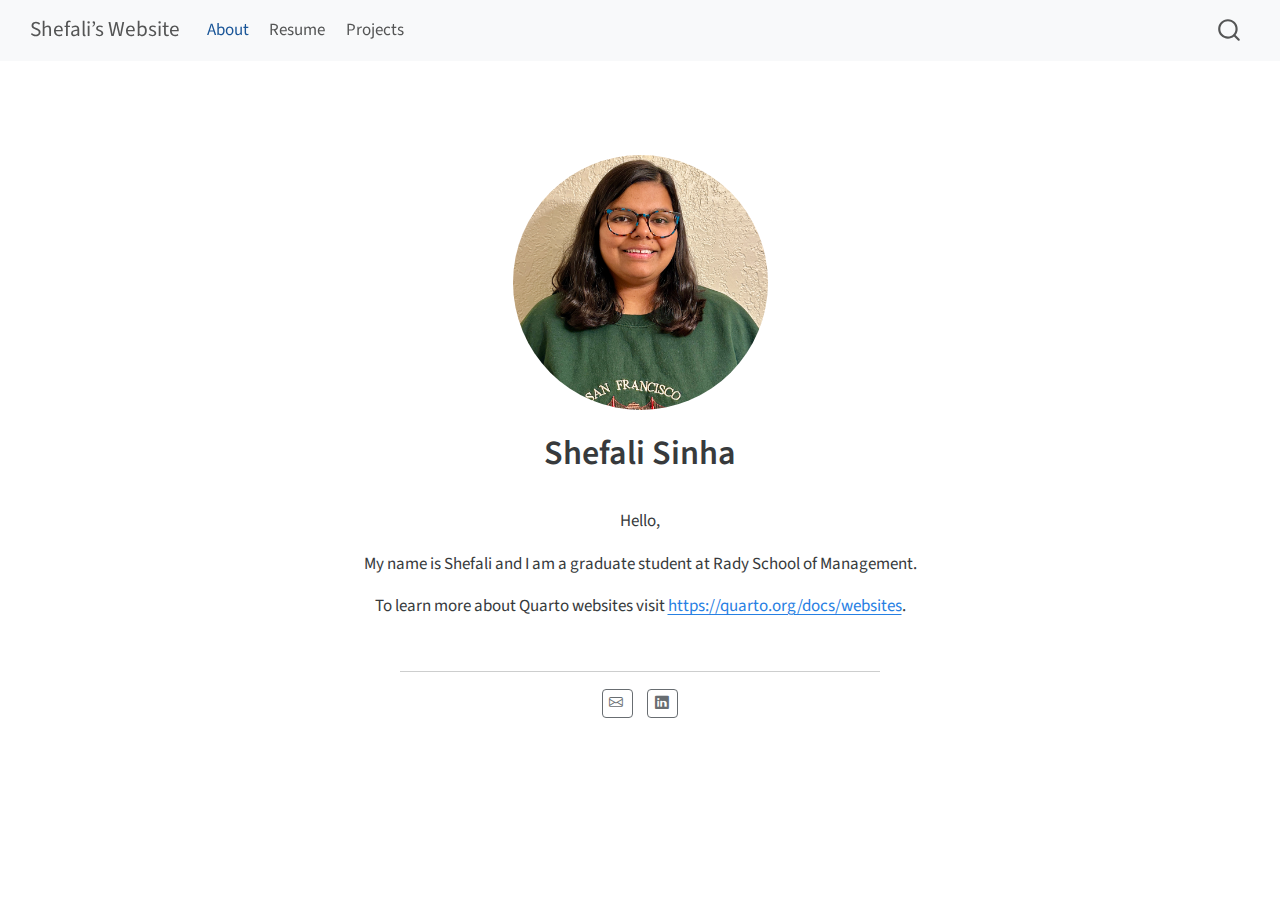
<file: docs/index.html>
<!DOCTYPE html>
<html xmlns="http://www.w3.org/1999/xhtml" lang="en" xml:lang="en"><head>

<meta charset="utf-8">
<meta name="generator" content="quarto-1.4.506">

<meta name="viewport" content="width=device-width, initial-scale=1.0, user-scalable=yes">


<title>Shefali’s Website - Shefali Sinha</title>
<style>
code{white-space: pre-wrap;}
span.smallcaps{font-variant: small-caps;}
div.columns{display: flex; gap: min(4vw, 1.5em);}
div.column{flex: auto; overflow-x: auto;}
div.hanging-indent{margin-left: 1.5em; text-indent: -1.5em;}
ul.task-list{list-style: none;}
ul.task-list li input[type="checkbox"] {
  width: 0.8em;
  margin: 0 0.8em 0.2em -1em; /* quarto-specific, see https://github.com/quarto-dev/quarto-cli/issues/4556 */ 
  vertical-align: middle;
}
</style>


<script src="site_libs/quarto-nav/quarto-nav.js"></script>
<script src="site_libs/quarto-nav/headroom.min.js"></script>
<script src="site_libs/clipboard/clipboard.min.js"></script>
<script src="site_libs/quarto-search/autocomplete.umd.js"></script>
<script src="site_libs/quarto-search/fuse.min.js"></script>
<script src="site_libs/quarto-search/quarto-search.js"></script>
<meta name="quarto:offset" content="./">
<script src="site_libs/quarto-html/quarto.js"></script>
<script src="site_libs/quarto-html/popper.min.js"></script>
<script src="site_libs/quarto-html/tippy.umd.min.js"></script>
<link href="site_libs/quarto-html/tippy.css" rel="stylesheet">
<link href="site_libs/quarto-html/quarto-syntax-highlighting.css" rel="stylesheet" id="quarto-text-highlighting-styles">
<script src="site_libs/bootstrap/bootstrap.min.js"></script>
<link href="site_libs/bootstrap/bootstrap-icons.css" rel="stylesheet">
<link href="site_libs/bootstrap/bootstrap.min.css" rel="stylesheet" id="quarto-bootstrap" data-mode="light">
<script id="quarto-search-options" type="application/json">{
  "location": "navbar",
  "copy-button": false,
  "collapse-after": 3,
  "panel-placement": "end",
  "type": "overlay",
  "limit": 50,
  "keyboard-shortcut": [
    "f",
    "/",
    "s"
  ],
  "show-item-context": false,
  "language": {
    "search-no-results-text": "No results",
    "search-matching-documents-text": "matching documents",
    "search-copy-link-title": "Copy link to search",
    "search-hide-matches-text": "Hide additional matches",
    "search-more-match-text": "more match in this document",
    "search-more-matches-text": "more matches in this document",
    "search-clear-button-title": "Clear",
    "search-detached-cancel-button-title": "Cancel",
    "search-submit-button-title": "Submit",
    "search-label": "Search"
  }
}</script>


<link rel="stylesheet" href="styles.css">
</head>

<body class="nav-fixed fullcontent">

<div id="quarto-search-results"></div>
  <header id="quarto-header" class="headroom fixed-top">
    <nav class="navbar navbar-expand-lg " data-bs-theme="dark">
      <div class="navbar-container container-fluid">
      <div class="navbar-brand-container mx-auto">
    <a class="navbar-brand" href="./index.html">
    <span class="navbar-title">Shefali’s Website</span>
    </a>
  </div>
            <div id="quarto-search" class="" title="Search"></div>
          <button class="navbar-toggler" type="button" data-bs-toggle="collapse" data-bs-target="#navbarCollapse" aria-controls="navbarCollapse" aria-expanded="false" aria-label="Toggle navigation" onclick="if (window.quartoToggleHeadroom) { window.quartoToggleHeadroom(); }">
  <span class="navbar-toggler-icon"></span>
</button>
          <div class="collapse navbar-collapse" id="navbarCollapse">
            <ul class="navbar-nav navbar-nav-scroll me-auto">
  <li class="nav-item">
    <a class="nav-link active" href="./index.html" aria-current="page"> 
<span class="menu-text">About</span></a>
  </li>  
  <li class="nav-item">
    <a class="nav-link" href="./resume.html"> 
<span class="menu-text">Resume</span></a>
  </li>  
  <li class="nav-item">
    <a class="nav-link" href="./projects.html"> 
<span class="menu-text">Projects</span></a>
  </li>  
</ul>
          </div> <!-- /navcollapse -->
          <div class="quarto-navbar-tools">
</div>
      </div> <!-- /container-fluid -->
    </nav>
</header>
<!-- content -->
<div id="quarto-content" class="quarto-container page-columns page-rows-contents page-layout-article page-navbar">
<!-- sidebar -->
<!-- margin-sidebar -->
    
<!-- main -->
<div class="quarto-about-jolla">
  <img src="files/profile_pic.jpg" class="about-image
  round " style="height: 15em; width: 15em;">
 <header id="title-block-header" class="quarto-title-block default">
<div class="quarto-title">
<h1 class="title">Shefali Sinha</h1>
</div>
<div class="quarto-title-meta">
  </div>
</header><main class="content" id="quarto-document-content">
<p>Hello,</p>
<p>My name is Shefali and I am a graduate student at Rady School of Management.</p>
<p>To learn more about Quarto websites visit <a href="https://quarto.org/docs/websites" class="uri">https://quarto.org/docs/websites</a>.</p>


</main> 
  <hr class="about-sep">
   <div class="about-links">
  <a href="mailto:s3sinha@ucsd.edu" class="about-link" rel="" target="">
    <i class="bi bi-envelope"></i>
     <span class="about-link-text"></span>
  </a>
  <a href="https://www.linkedin.com/in/sinhashefali15/" class="about-link" rel="" target="">
    <i class="bi bi-linkedin"></i>
     <span class="about-link-text"></span>
  </a>
</div>
</div>
 <!-- /main -->
<script id="quarto-html-after-body" type="application/javascript">
window.document.addEventListener("DOMContentLoaded", function (event) {
  const toggleBodyColorMode = (bsSheetEl) => {
    const mode = bsSheetEl.getAttribute("data-mode");
    const bodyEl = window.document.querySelector("body");
    if (mode === "dark") {
      bodyEl.classList.add("quarto-dark");
      bodyEl.classList.remove("quarto-light");
    } else {
      bodyEl.classList.add("quarto-light");
      bodyEl.classList.remove("quarto-dark");
    }
  }
  const toggleBodyColorPrimary = () => {
    const bsSheetEl = window.document.querySelector("link#quarto-bootstrap");
    if (bsSheetEl) {
      toggleBodyColorMode(bsSheetEl);
    }
  }
  toggleBodyColorPrimary();  
  const isCodeAnnotation = (el) => {
    for (const clz of el.classList) {
      if (clz.startsWith('code-annotation-')) {                     
        return true;
      }
    }
    return false;
  }
  const clipboard = new window.ClipboardJS('.code-copy-button', {
    text: function(trigger) {
      const codeEl = trigger.previousElementSibling.cloneNode(true);
      for (const childEl of codeEl.children) {
        if (isCodeAnnotation(childEl)) {
          childEl.remove();
        }
      }
      return codeEl.innerText;
    }
  });
  clipboard.on('success', function(e) {
    // button target
    const button = e.trigger;
    // don't keep focus
    button.blur();
    // flash "checked"
    button.classList.add('code-copy-button-checked');
    var currentTitle = button.getAttribute("title");
    button.setAttribute("title", "Copied!");
    let tooltip;
    if (window.bootstrap) {
      button.setAttribute("data-bs-toggle", "tooltip");
      button.setAttribute("data-bs-placement", "left");
      button.setAttribute("data-bs-title", "Copied!");
      tooltip = new bootstrap.Tooltip(button, 
        { trigger: "manual", 
          customClass: "code-copy-button-tooltip",
          offset: [0, -8]});
      tooltip.show();    
    }
    setTimeout(function() {
      if (tooltip) {
        tooltip.hide();
        button.removeAttribute("data-bs-title");
        button.removeAttribute("data-bs-toggle");
        button.removeAttribute("data-bs-placement");
      }
      button.setAttribute("title", currentTitle);
      button.classList.remove('code-copy-button-checked');
    }, 1000);
    // clear code selection
    e.clearSelection();
  });
  function tippyHover(el, contentFn, onTriggerFn, onUntriggerFn) {
    const config = {
      allowHTML: true,
      maxWidth: 500,
      delay: 100,
      arrow: false,
      appendTo: function(el) {
          return el.parentElement;
      },
      interactive: true,
      interactiveBorder: 10,
      theme: 'quarto',
      placement: 'bottom-start',
    };
    if (contentFn) {
      config.content = contentFn;
    }
    if (onTriggerFn) {
      config.onTrigger = onTriggerFn;
    }
    if (onUntriggerFn) {
      config.onUntrigger = onUntriggerFn;
    }
    window.tippy(el, config); 
  }
  const noterefs = window.document.querySelectorAll('a[role="doc-noteref"]');
  for (var i=0; i<noterefs.length; i++) {
    const ref = noterefs[i];
    tippyHover(ref, function() {
      // use id or data attribute instead here
      let href = ref.getAttribute('data-footnote-href') || ref.getAttribute('href');
      try { href = new URL(href).hash; } catch {}
      const id = href.replace(/^#\/?/, "");
      const note = window.document.getElementById(id);
      return note.innerHTML;
    });
  }
  const xrefs = window.document.querySelectorAll('a.quarto-xref');
  const processXRef = (id, note) => {
    // Strip column container classes
    const stripColumnClz = (el) => {
      el.classList.remove("page-full", "page-columns");
      if (el.children) {
        for (const child of el.children) {
          stripColumnClz(child);
        }
      }
    }
    stripColumnClz(note)
    const typesetMath = (el) => {
      if (window.MathJax) {
        // MathJax Typeset
        window.MathJax.typeset([el]);
      } else if (window.katex) {
        // KaTeX Render
        var mathElements = el.getElementsByClassName("math");
        var macros = [];
        for (var i = 0; i < mathElements.length; i++) {
          var texText = mathElements[i].firstChild;
          if (mathElements[i].tagName == "SPAN") {
            window.katex.render(texText.data, mathElements[i], {
              displayMode: mathElements[i].classList.contains('display'),
              throwOnError: false,
              macros: macros,
              fleqn: false
            });
          }
        }
      }
    }
    if (id === null || id.startsWith('sec-')) {
      // Special case sections, only their first couple elements
      const container = document.createElement("div");
      if (note.children && note.children.length > 2) {
        container.appendChild(note.children[0].cloneNode(true));
        for (let i = 1; i < note.children.length; i++) {
          const child = note.children[i];
          if (child.tagName === "P" && child.innerText === "") {
            continue;
          } else {
            container.appendChild(child.cloneNode(true));
            break;
          }
        }
        typesetMath(container);
        return container.innerHTML
      } else {
        typesetMath(note);
        return note.innerHTML;
      }
    } else {
      // Remove any anchor links if they are present
      const anchorLink = note.querySelector('a.anchorjs-link');
      if (anchorLink) {
        anchorLink.remove();
      }
      typesetMath(note);
      return note.innerHTML;
    }
  }
  for (var i=0; i<xrefs.length; i++) {
    const xref = xrefs[i];
    tippyHover(xref, undefined, function(instance) {
      instance.disable();
      let url = xref.getAttribute('href');
      let hash = undefined; 
      if (url.startsWith('#')) {
        hash = url;
      } else {
        try { hash = new URL(url).hash; } catch {}
      }
      if (hash) {
        const id = hash.replace(/^#\/?/, "");
        const note = window.document.getElementById(id);
        if (note !== null) {
          try {
            const html = processXRef(id, note.cloneNode(true));
            instance.setContent(html);
          } finally {
            instance.enable();
            instance.show();
          }
        } else {
          // See if we can fetch this
          fetch(url.split('#')[0])
          .then(res => res.text())
          .then(html => {
            const parser = new DOMParser();
            const htmlDoc = parser.parseFromString(html, "text/html");
            const note = htmlDoc.getElementById(id);
            if (note !== null) {
              const html = processXRef(id, note);
              instance.setContent(html);
            } 
          }).finally(() => {
            instance.enable();
            instance.show();
          });
        }
      } else {
        // See if we can fetch a full url (with no hash to target)
        // This is a special case and we should probably do some content thinning / targeting
        fetch(url)
        .then(res => res.text())
        .then(html => {
          const parser = new DOMParser();
          const htmlDoc = parser.parseFromString(html, "text/html");
          const note = htmlDoc.querySelector('main.content');
          if (note !== null) {
            // This should only happen for chapter cross references
            // (since there is no id in the URL)
            // remove the first header
            if (note.children.length > 0 && note.children[0].tagName === "HEADER") {
              note.children[0].remove();
            }
            const html = processXRef(null, note);
            instance.setContent(html);
          } 
        }).finally(() => {
          instance.enable();
          instance.show();
        });
      }
    }, function(instance) {
    });
  }
      let selectedAnnoteEl;
      const selectorForAnnotation = ( cell, annotation) => {
        let cellAttr = 'data-code-cell="' + cell + '"';
        let lineAttr = 'data-code-annotation="' +  annotation + '"';
        const selector = 'span[' + cellAttr + '][' + lineAttr + ']';
        return selector;
      }
      const selectCodeLines = (annoteEl) => {
        const doc = window.document;
        const targetCell = annoteEl.getAttribute("data-target-cell");
        const targetAnnotation = annoteEl.getAttribute("data-target-annotation");
        const annoteSpan = window.document.querySelector(selectorForAnnotation(targetCell, targetAnnotation));
        const lines = annoteSpan.getAttribute("data-code-lines").split(",");
        const lineIds = lines.map((line) => {
          return targetCell + "-" + line;
        })
        let top = null;
        let height = null;
        let parent = null;
        if (lineIds.length > 0) {
            //compute the position of the single el (top and bottom and make a div)
            const el = window.document.getElementById(lineIds[0]);
            top = el.offsetTop;
            height = el.offsetHeight;
            parent = el.parentElement.parentElement;
          if (lineIds.length > 1) {
            const lastEl = window.document.getElementById(lineIds[lineIds.length - 1]);
            const bottom = lastEl.offsetTop + lastEl.offsetHeight;
            height = bottom - top;
          }
          if (top !== null && height !== null && parent !== null) {
            // cook up a div (if necessary) and position it 
            let div = window.document.getElementById("code-annotation-line-highlight");
            if (div === null) {
              div = window.document.createElement("div");
              div.setAttribute("id", "code-annotation-line-highlight");
              div.style.position = 'absolute';
              parent.appendChild(div);
            }
            div.style.top = top - 2 + "px";
            div.style.height = height + 4 + "px";
            div.style.left = 0;
            let gutterDiv = window.document.getElementById("code-annotation-line-highlight-gutter");
            if (gutterDiv === null) {
              gutterDiv = window.document.createElement("div");
              gutterDiv.setAttribute("id", "code-annotation-line-highlight-gutter");
              gutterDiv.style.position = 'absolute';
              const codeCell = window.document.getElementById(targetCell);
              const gutter = codeCell.querySelector('.code-annotation-gutter');
              gutter.appendChild(gutterDiv);
            }
            gutterDiv.style.top = top - 2 + "px";
            gutterDiv.style.height = height + 4 + "px";
          }
          selectedAnnoteEl = annoteEl;
        }
      };
      const unselectCodeLines = () => {
        const elementsIds = ["code-annotation-line-highlight", "code-annotation-line-highlight-gutter"];
        elementsIds.forEach((elId) => {
          const div = window.document.getElementById(elId);
          if (div) {
            div.remove();
          }
        });
        selectedAnnoteEl = undefined;
      };
        // Handle positioning of the toggle
    window.addEventListener(
      "resize",
      throttle(() => {
        elRect = undefined;
        if (selectedAnnoteEl) {
          selectCodeLines(selectedAnnoteEl);
        }
      }, 10)
    );
    function throttle(fn, ms) {
    let throttle = false;
    let timer;
      return (...args) => {
        if(!throttle) { // first call gets through
            fn.apply(this, args);
            throttle = true;
        } else { // all the others get throttled
            if(timer) clearTimeout(timer); // cancel #2
            timer = setTimeout(() => {
              fn.apply(this, args);
              timer = throttle = false;
            }, ms);
        }
      };
    }
      // Attach click handler to the DT
      const annoteDls = window.document.querySelectorAll('dt[data-target-cell]');
      for (const annoteDlNode of annoteDls) {
        annoteDlNode.addEventListener('click', (event) => {
          const clickedEl = event.target;
          if (clickedEl !== selectedAnnoteEl) {
            unselectCodeLines();
            const activeEl = window.document.querySelector('dt[data-target-cell].code-annotation-active');
            if (activeEl) {
              activeEl.classList.remove('code-annotation-active');
            }
            selectCodeLines(clickedEl);
            clickedEl.classList.add('code-annotation-active');
          } else {
            // Unselect the line
            unselectCodeLines();
            clickedEl.classList.remove('code-annotation-active');
          }
        });
      }
  const findCites = (el) => {
    const parentEl = el.parentElement;
    if (parentEl) {
      const cites = parentEl.dataset.cites;
      if (cites) {
        return {
          el,
          cites: cites.split(' ')
        };
      } else {
        return findCites(el.parentElement)
      }
    } else {
      return undefined;
    }
  };
  var bibliorefs = window.document.querySelectorAll('a[role="doc-biblioref"]');
  for (var i=0; i<bibliorefs.length; i++) {
    const ref = bibliorefs[i];
    const citeInfo = findCites(ref);
    if (citeInfo) {
      tippyHover(citeInfo.el, function() {
        var popup = window.document.createElement('div');
        citeInfo.cites.forEach(function(cite) {
          var citeDiv = window.document.createElement('div');
          citeDiv.classList.add('hanging-indent');
          citeDiv.classList.add('csl-entry');
          var biblioDiv = window.document.getElementById('ref-' + cite);
          if (biblioDiv) {
            citeDiv.innerHTML = biblioDiv.innerHTML;
          }
          popup.appendChild(citeDiv);
        });
        return popup.innerHTML;
      });
    }
  }
});
</script>
</div> <!-- /content -->




</body></html>
</file>
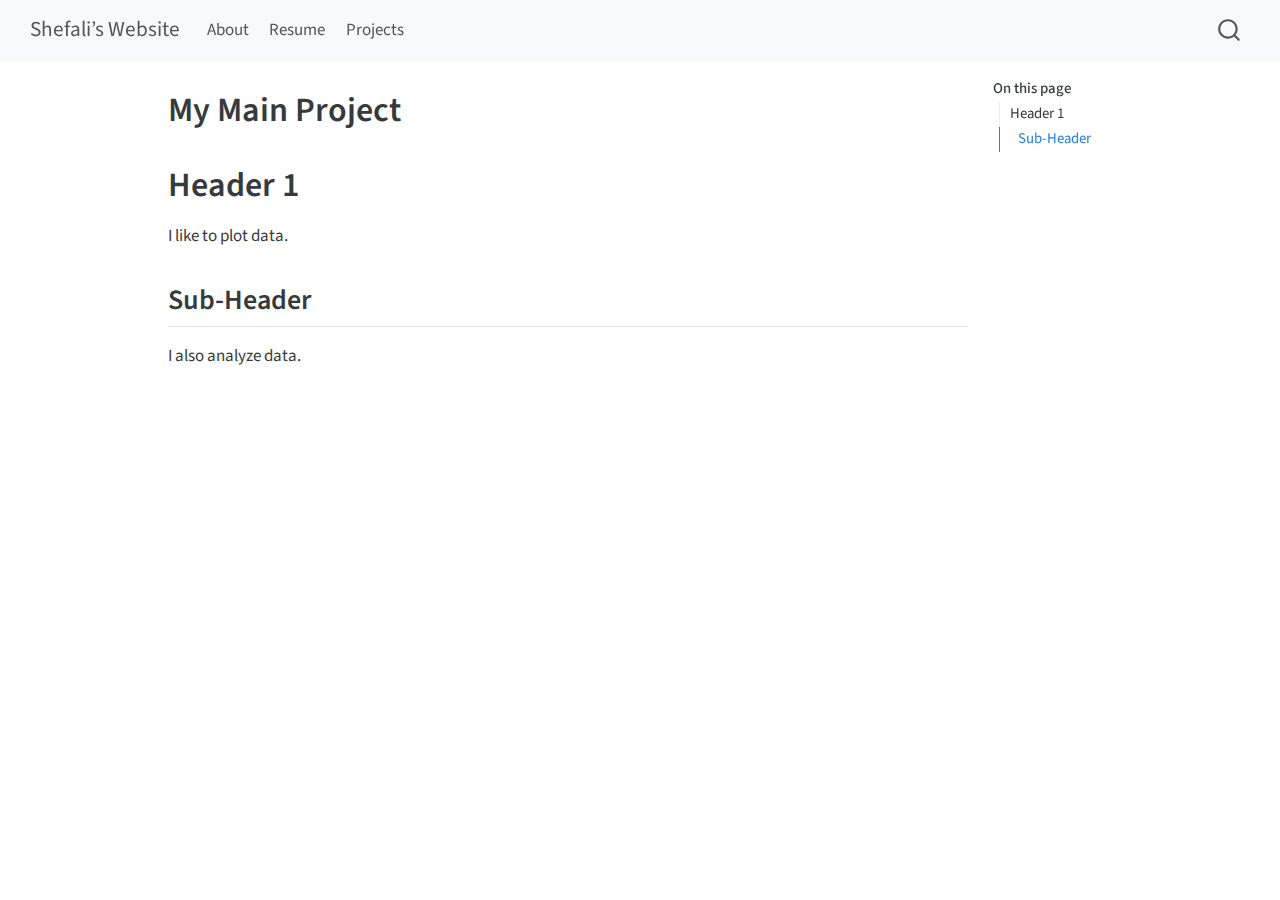
<file: docs/projects/project 1/index.html>
<!DOCTYPE html>
<html xmlns="http://www.w3.org/1999/xhtml" lang="en" xml:lang="en"><head>

<meta charset="utf-8">
<meta name="generator" content="quarto-1.4.552">

<meta name="viewport" content="width=device-width, initial-scale=1.0, user-scalable=yes">


<title>Shefali’s Website - My Main Project</title>
<style>
code{white-space: pre-wrap;}
span.smallcaps{font-variant: small-caps;}
div.columns{display: flex; gap: min(4vw, 1.5em);}
div.column{flex: auto; overflow-x: auto;}
div.hanging-indent{margin-left: 1.5em; text-indent: -1.5em;}
ul.task-list{list-style: none;}
ul.task-list li input[type="checkbox"] {
  width: 0.8em;
  margin: 0 0.8em 0.2em -1em; /* quarto-specific, see https://github.com/quarto-dev/quarto-cli/issues/4556 */ 
  vertical-align: middle;
}
</style>


<script src="../../site_libs/quarto-nav/quarto-nav.js"></script>
<script src="../../site_libs/quarto-nav/headroom.min.js"></script>
<script src="../../site_libs/clipboard/clipboard.min.js"></script>
<script src="../../site_libs/quarto-search/autocomplete.umd.js"></script>
<script src="../../site_libs/quarto-search/fuse.min.js"></script>
<script src="../../site_libs/quarto-search/quarto-search.js"></script>
<meta name="quarto:offset" content="../../">
<script src="../../site_libs/quarto-html/quarto.js"></script>
<script src="../../site_libs/quarto-html/popper.min.js"></script>
<script src="../../site_libs/quarto-html/tippy.umd.min.js"></script>
<script src="../../site_libs/quarto-html/anchor.min.js"></script>
<link href="../../site_libs/quarto-html/tippy.css" rel="stylesheet">
<link href="../../site_libs/quarto-html/quarto-syntax-highlighting.css" rel="stylesheet" id="quarto-text-highlighting-styles">
<script src="../../site_libs/bootstrap/bootstrap.min.js"></script>
<link href="../../site_libs/bootstrap/bootstrap-icons.css" rel="stylesheet">
<link href="../../site_libs/bootstrap/bootstrap.min.css" rel="stylesheet" id="quarto-bootstrap" data-mode="light">
<script id="quarto-search-options" type="application/json">{
  "location": "navbar",
  "copy-button": false,
  "collapse-after": 3,
  "panel-placement": "end",
  "type": "overlay",
  "limit": 50,
  "keyboard-shortcut": [
    "f",
    "/",
    "s"
  ],
  "show-item-context": false,
  "language": {
    "search-no-results-text": "No results",
    "search-matching-documents-text": "matching documents",
    "search-copy-link-title": "Copy link to search",
    "search-hide-matches-text": "Hide additional matches",
    "search-more-match-text": "more match in this document",
    "search-more-matches-text": "more matches in this document",
    "search-clear-button-title": "Clear",
    "search-text-placeholder": "",
    "search-detached-cancel-button-title": "Cancel",
    "search-submit-button-title": "Submit",
    "search-label": "Search"
  }
}</script>


<link rel="stylesheet" href="../../styles.css">
</head>

<body class="nav-fixed">

<div id="quarto-search-results"></div>
  <header id="quarto-header" class="headroom fixed-top">
    <nav class="navbar navbar-expand-lg " data-bs-theme="dark">
      <div class="navbar-container container-fluid">
      <div class="navbar-brand-container mx-auto">
    <a class="navbar-brand" href="../../index.html">
    <span class="navbar-title">Shefali’s Website</span>
    </a>
  </div>
            <div id="quarto-search" class="" title="Search"></div>
          <button class="navbar-toggler" type="button" data-bs-toggle="collapse" data-bs-target="#navbarCollapse" aria-controls="navbarCollapse" aria-expanded="false" aria-label="Toggle navigation" onclick="if (window.quartoToggleHeadroom) { window.quartoToggleHeadroom(); }">
  <span class="navbar-toggler-icon"></span>
</button>
          <div class="collapse navbar-collapse" id="navbarCollapse">
            <ul class="navbar-nav navbar-nav-scroll me-auto">
  <li class="nav-item">
    <a class="nav-link" href="../../index.html"> 
<span class="menu-text">About</span></a>
  </li>  
  <li class="nav-item">
    <a class="nav-link" href="../../resume.html"> 
<span class="menu-text">Resume</span></a>
  </li>  
  <li class="nav-item">
    <a class="nav-link" href="../../projects.html"> 
<span class="menu-text">Projects</span></a>
  </li>  
</ul>
          </div> <!-- /navcollapse -->
          <div class="quarto-navbar-tools">
</div>
      </div> <!-- /container-fluid -->
    </nav>
</header>
<!-- content -->
<div id="quarto-content" class="quarto-container page-columns page-rows-contents page-layout-article page-navbar">
<!-- sidebar -->
<!-- margin-sidebar -->
    <div id="quarto-margin-sidebar" class="sidebar margin-sidebar">
        <nav id="TOC" role="doc-toc" class="toc-active">
    <h2 id="toc-title">On this page</h2>
   
  <ul>
  <li><a href="#header-1" id="toc-header-1" class="nav-link active" data-scroll-target="#header-1">Header 1</a>
  <ul class="collapse">
  <li><a href="#sub-header" id="toc-sub-header" class="nav-link" data-scroll-target="#sub-header">Sub-Header</a></li>
  </ul></li>
  </ul>
</nav>
    </div>
<!-- main -->
<main class="content" id="quarto-document-content">

<header id="title-block-header" class="quarto-title-block default">
<div class="quarto-title">
<h1 class="title">My Main Project</h1>
</div>



<div class="quarto-title-meta">

    
  
    
  </div>
  


</header>


<section id="header-1" class="level1">
<h1>Header 1</h1>
<p>I like to plot data.</p>
<section id="sub-header" class="level2">
<h2 class="anchored" data-anchor-id="sub-header">Sub-Header</h2>
<p>I also analyze data.</p>


</section>
</section>

</main> <!-- /main -->
<script id="quarto-html-after-body" type="application/javascript">
window.document.addEventListener("DOMContentLoaded", function (event) {
  const toggleBodyColorMode = (bsSheetEl) => {
    const mode = bsSheetEl.getAttribute("data-mode");
    const bodyEl = window.document.querySelector("body");
    if (mode === "dark") {
      bodyEl.classList.add("quarto-dark");
      bodyEl.classList.remove("quarto-light");
    } else {
      bodyEl.classList.add("quarto-light");
      bodyEl.classList.remove("quarto-dark");
    }
  }
  const toggleBodyColorPrimary = () => {
    const bsSheetEl = window.document.querySelector("link#quarto-bootstrap");
    if (bsSheetEl) {
      toggleBodyColorMode(bsSheetEl);
    }
  }
  toggleBodyColorPrimary();  
  const icon = "";
  const anchorJS = new window.AnchorJS();
  anchorJS.options = {
    placement: 'right',
    icon: icon
  };
  anchorJS.add('.anchored');
  const isCodeAnnotation = (el) => {
    for (const clz of el.classList) {
      if (clz.startsWith('code-annotation-')) {                     
        return true;
      }
    }
    return false;
  }
  const clipboard = new window.ClipboardJS('.code-copy-button', {
    text: function(trigger) {
      const codeEl = trigger.previousElementSibling.cloneNode(true);
      for (const childEl of codeEl.children) {
        if (isCodeAnnotation(childEl)) {
          childEl.remove();
        }
      }
      return codeEl.innerText;
    }
  });
  clipboard.on('success', function(e) {
    // button target
    const button = e.trigger;
    // don't keep focus
    button.blur();
    // flash "checked"
    button.classList.add('code-copy-button-checked');
    var currentTitle = button.getAttribute("title");
    button.setAttribute("title", "Copied!");
    let tooltip;
    if (window.bootstrap) {
      button.setAttribute("data-bs-toggle", "tooltip");
      button.setAttribute("data-bs-placement", "left");
      button.setAttribute("data-bs-title", "Copied!");
      tooltip = new bootstrap.Tooltip(button, 
        { trigger: "manual", 
          customClass: "code-copy-button-tooltip",
          offset: [0, -8]});
      tooltip.show();    
    }
    setTimeout(function() {
      if (tooltip) {
        tooltip.hide();
        button.removeAttribute("data-bs-title");
        button.removeAttribute("data-bs-toggle");
        button.removeAttribute("data-bs-placement");
      }
      button.setAttribute("title", currentTitle);
      button.classList.remove('code-copy-button-checked');
    }, 1000);
    // clear code selection
    e.clearSelection();
  });
    var localhostRegex = new RegExp(/^(?:http|https):\/\/localhost\:?[0-9]*\//);
    var mailtoRegex = new RegExp(/^mailto:/);
      var filterRegex = new RegExp('/' + window.location.host + '/');
    var isInternal = (href) => {
        return filterRegex.test(href) || localhostRegex.test(href) || mailtoRegex.test(href);
    }
    // Inspect non-navigation links and adorn them if external
 	var links = window.document.querySelectorAll('a[href]:not(.nav-link):not(.navbar-brand):not(.toc-action):not(.sidebar-link):not(.sidebar-item-toggle):not(.pagination-link):not(.no-external):not([aria-hidden]):not(.dropdown-item):not(.quarto-navigation-tool)');
    for (var i=0; i<links.length; i++) {
      const link = links[i];
      if (!isInternal(link.href)) {
        // undo the damage that might have been done by quarto-nav.js in the case of
        // links that we want to consider external
        if (link.dataset.originalHref !== undefined) {
          link.href = link.dataset.originalHref;
        }
      }
    }
  function tippyHover(el, contentFn, onTriggerFn, onUntriggerFn) {
    const config = {
      allowHTML: true,
      maxWidth: 500,
      delay: 100,
      arrow: false,
      appendTo: function(el) {
          return el.parentElement;
      },
      interactive: true,
      interactiveBorder: 10,
      theme: 'quarto',
      placement: 'bottom-start',
    };
    if (contentFn) {
      config.content = contentFn;
    }
    if (onTriggerFn) {
      config.onTrigger = onTriggerFn;
    }
    if (onUntriggerFn) {
      config.onUntrigger = onUntriggerFn;
    }
    window.tippy(el, config); 
  }
  const noterefs = window.document.querySelectorAll('a[role="doc-noteref"]');
  for (var i=0; i<noterefs.length; i++) {
    const ref = noterefs[i];
    tippyHover(ref, function() {
      // use id or data attribute instead here
      let href = ref.getAttribute('data-footnote-href') || ref.getAttribute('href');
      try { href = new URL(href).hash; } catch {}
      const id = href.replace(/^#\/?/, "");
      const note = window.document.getElementById(id);
      if (note) {
        return note.innerHTML;
      } else {
        return "";
      }
    });
  }
  const xrefs = window.document.querySelectorAll('a.quarto-xref');
  const processXRef = (id, note) => {
    // Strip column container classes
    const stripColumnClz = (el) => {
      el.classList.remove("page-full", "page-columns");
      if (el.children) {
        for (const child of el.children) {
          stripColumnClz(child);
        }
      }
    }
    stripColumnClz(note)
    if (id === null || id.startsWith('sec-')) {
      // Special case sections, only their first couple elements
      const container = document.createElement("div");
      if (note.children && note.children.length > 2) {
        container.appendChild(note.children[0].cloneNode(true));
        for (let i = 1; i < note.children.length; i++) {
          const child = note.children[i];
          if (child.tagName === "P" && child.innerText === "") {
            continue;
          } else {
            container.appendChild(child.cloneNode(true));
            break;
          }
        }
        if (window.Quarto?.typesetMath) {
          window.Quarto.typesetMath(container);
        }
        return container.innerHTML
      } else {
        if (window.Quarto?.typesetMath) {
          window.Quarto.typesetMath(note);
        }
        return note.innerHTML;
      }
    } else {
      // Remove any anchor links if they are present
      const anchorLink = note.querySelector('a.anchorjs-link');
      if (anchorLink) {
        anchorLink.remove();
      }
      if (window.Quarto?.typesetMath) {
        window.Quarto.typesetMath(note);
      }
      // TODO in 1.5, we should make sure this works without a callout special case
      if (note.classList.contains("callout")) {
        return note.outerHTML;
      } else {
        return note.innerHTML;
      }
    }
  }
  for (var i=0; i<xrefs.length; i++) {
    const xref = xrefs[i];
    tippyHover(xref, undefined, function(instance) {
      instance.disable();
      let url = xref.getAttribute('href');
      let hash = undefined; 
      if (url.startsWith('#')) {
        hash = url;
      } else {
        try { hash = new URL(url).hash; } catch {}
      }
      if (hash) {
        const id = hash.replace(/^#\/?/, "");
        const note = window.document.getElementById(id);
        if (note !== null) {
          try {
            const html = processXRef(id, note.cloneNode(true));
            instance.setContent(html);
          } finally {
            instance.enable();
            instance.show();
          }
        } else {
          // See if we can fetch this
          fetch(url.split('#')[0])
          .then(res => res.text())
          .then(html => {
            const parser = new DOMParser();
            const htmlDoc = parser.parseFromString(html, "text/html");
            const note = htmlDoc.getElementById(id);
            if (note !== null) {
              const html = processXRef(id, note);
              instance.setContent(html);
            } 
          }).finally(() => {
            instance.enable();
            instance.show();
          });
        }
      } else {
        // See if we can fetch a full url (with no hash to target)
        // This is a special case and we should probably do some content thinning / targeting
        fetch(url)
        .then(res => res.text())
        .then(html => {
          const parser = new DOMParser();
          const htmlDoc = parser.parseFromString(html, "text/html");
          const note = htmlDoc.querySelector('main.content');
          if (note !== null) {
            // This should only happen for chapter cross references
            // (since there is no id in the URL)
            // remove the first header
            if (note.children.length > 0 && note.children[0].tagName === "HEADER") {
              note.children[0].remove();
            }
            const html = processXRef(null, note);
            instance.setContent(html);
          } 
        }).finally(() => {
          instance.enable();
          instance.show();
        });
      }
    }, function(instance) {
    });
  }
      let selectedAnnoteEl;
      const selectorForAnnotation = ( cell, annotation) => {
        let cellAttr = 'data-code-cell="' + cell + '"';
        let lineAttr = 'data-code-annotation="' +  annotation + '"';
        const selector = 'span[' + cellAttr + '][' + lineAttr + ']';
        return selector;
      }
      const selectCodeLines = (annoteEl) => {
        const doc = window.document;
        const targetCell = annoteEl.getAttribute("data-target-cell");
        const targetAnnotation = annoteEl.getAttribute("data-target-annotation");
        const annoteSpan = window.document.querySelector(selectorForAnnotation(targetCell, targetAnnotation));
        const lines = annoteSpan.getAttribute("data-code-lines").split(",");
        const lineIds = lines.map((line) => {
          return targetCell + "-" + line;
        })
        let top = null;
        let height = null;
        let parent = null;
        if (lineIds.length > 0) {
            //compute the position of the single el (top and bottom and make a div)
            const el = window.document.getElementById(lineIds[0]);
            top = el.offsetTop;
            height = el.offsetHeight;
            parent = el.parentElement.parentElement;
          if (lineIds.length > 1) {
            const lastEl = window.document.getElementById(lineIds[lineIds.length - 1]);
            const bottom = lastEl.offsetTop + lastEl.offsetHeight;
            height = bottom - top;
          }
          if (top !== null && height !== null && parent !== null) {
            // cook up a div (if necessary) and position it 
            let div = window.document.getElementById("code-annotation-line-highlight");
            if (div === null) {
              div = window.document.createElement("div");
              div.setAttribute("id", "code-annotation-line-highlight");
              div.style.position = 'absolute';
              parent.appendChild(div);
            }
            div.style.top = top - 2 + "px";
            div.style.height = height + 4 + "px";
            div.style.left = 0;
            let gutterDiv = window.document.getElementById("code-annotation-line-highlight-gutter");
            if (gutterDiv === null) {
              gutterDiv = window.document.createElement("div");
              gutterDiv.setAttribute("id", "code-annotation-line-highlight-gutter");
              gutterDiv.style.position = 'absolute';
              const codeCell = window.document.getElementById(targetCell);
              const gutter = codeCell.querySelector('.code-annotation-gutter');
              gutter.appendChild(gutterDiv);
            }
            gutterDiv.style.top = top - 2 + "px";
            gutterDiv.style.height = height + 4 + "px";
          }
          selectedAnnoteEl = annoteEl;
        }
      };
      const unselectCodeLines = () => {
        const elementsIds = ["code-annotation-line-highlight", "code-annotation-line-highlight-gutter"];
        elementsIds.forEach((elId) => {
          const div = window.document.getElementById(elId);
          if (div) {
            div.remove();
          }
        });
        selectedAnnoteEl = undefined;
      };
        // Handle positioning of the toggle
    window.addEventListener(
      "resize",
      throttle(() => {
        elRect = undefined;
        if (selectedAnnoteEl) {
          selectCodeLines(selectedAnnoteEl);
        }
      }, 10)
    );
    function throttle(fn, ms) {
    let throttle = false;
    let timer;
      return (...args) => {
        if(!throttle) { // first call gets through
            fn.apply(this, args);
            throttle = true;
        } else { // all the others get throttled
            if(timer) clearTimeout(timer); // cancel #2
            timer = setTimeout(() => {
              fn.apply(this, args);
              timer = throttle = false;
            }, ms);
        }
      };
    }
      // Attach click handler to the DT
      const annoteDls = window.document.querySelectorAll('dt[data-target-cell]');
      for (const annoteDlNode of annoteDls) {
        annoteDlNode.addEventListener('click', (event) => {
          const clickedEl = event.target;
          if (clickedEl !== selectedAnnoteEl) {
            unselectCodeLines();
            const activeEl = window.document.querySelector('dt[data-target-cell].code-annotation-active');
            if (activeEl) {
              activeEl.classList.remove('code-annotation-active');
            }
            selectCodeLines(clickedEl);
            clickedEl.classList.add('code-annotation-active');
          } else {
            // Unselect the line
            unselectCodeLines();
            clickedEl.classList.remove('code-annotation-active');
          }
        });
      }
  const findCites = (el) => {
    const parentEl = el.parentElement;
    if (parentEl) {
      const cites = parentEl.dataset.cites;
      if (cites) {
        return {
          el,
          cites: cites.split(' ')
        };
      } else {
        return findCites(el.parentElement)
      }
    } else {
      return undefined;
    }
  };
  var bibliorefs = window.document.querySelectorAll('a[role="doc-biblioref"]');
  for (var i=0; i<bibliorefs.length; i++) {
    const ref = bibliorefs[i];
    const citeInfo = findCites(ref);
    if (citeInfo) {
      tippyHover(citeInfo.el, function() {
        var popup = window.document.createElement('div');
        citeInfo.cites.forEach(function(cite) {
          var citeDiv = window.document.createElement('div');
          citeDiv.classList.add('hanging-indent');
          citeDiv.classList.add('csl-entry');
          var biblioDiv = window.document.getElementById('ref-' + cite);
          if (biblioDiv) {
            citeDiv.innerHTML = biblioDiv.innerHTML;
          }
          popup.appendChild(citeDiv);
        });
        return popup.innerHTML;
      });
    }
  }
});
</script>
</div> <!-- /content -->




</body></html>
</file>
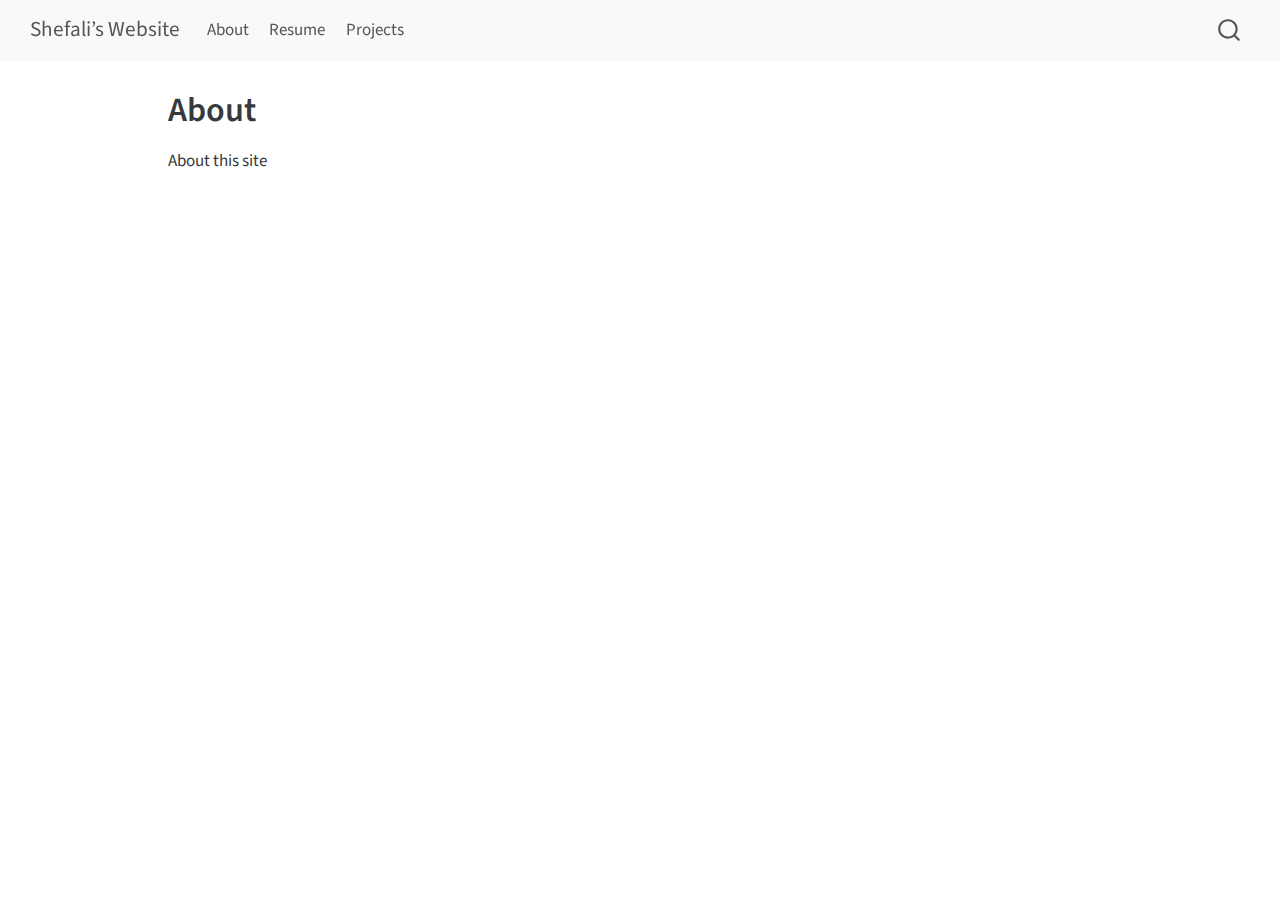
<file: docs/about.html>
<!DOCTYPE html>
<html xmlns="http://www.w3.org/1999/xhtml" lang="en" xml:lang="en"><head>

<meta charset="utf-8">
<meta name="generator" content="quarto-1.4.506">

<meta name="viewport" content="width=device-width, initial-scale=1.0, user-scalable=yes">


<title>Shefali’s Website - About</title>
<style>
code{white-space: pre-wrap;}
span.smallcaps{font-variant: small-caps;}
div.columns{display: flex; gap: min(4vw, 1.5em);}
div.column{flex: auto; overflow-x: auto;}
div.hanging-indent{margin-left: 1.5em; text-indent: -1.5em;}
ul.task-list{list-style: none;}
ul.task-list li input[type="checkbox"] {
  width: 0.8em;
  margin: 0 0.8em 0.2em -1em; /* quarto-specific, see https://github.com/quarto-dev/quarto-cli/issues/4556 */ 
  vertical-align: middle;
}
</style>


<script src="site_libs/quarto-nav/quarto-nav.js"></script>
<script src="site_libs/quarto-nav/headroom.min.js"></script>
<script src="site_libs/clipboard/clipboard.min.js"></script>
<script src="site_libs/quarto-search/autocomplete.umd.js"></script>
<script src="site_libs/quarto-search/fuse.min.js"></script>
<script src="site_libs/quarto-search/quarto-search.js"></script>
<meta name="quarto:offset" content="./">
<script src="site_libs/quarto-html/quarto.js"></script>
<script src="site_libs/quarto-html/popper.min.js"></script>
<script src="site_libs/quarto-html/tippy.umd.min.js"></script>
<script src="site_libs/quarto-html/anchor.min.js"></script>
<link href="site_libs/quarto-html/tippy.css" rel="stylesheet">
<link href="site_libs/quarto-html/quarto-syntax-highlighting.css" rel="stylesheet" id="quarto-text-highlighting-styles">
<script src="site_libs/bootstrap/bootstrap.min.js"></script>
<link href="site_libs/bootstrap/bootstrap-icons.css" rel="stylesheet">
<link href="site_libs/bootstrap/bootstrap.min.css" rel="stylesheet" id="quarto-bootstrap" data-mode="light">
<script id="quarto-search-options" type="application/json">{
  "location": "navbar",
  "copy-button": false,
  "collapse-after": 3,
  "panel-placement": "end",
  "type": "overlay",
  "limit": 50,
  "keyboard-shortcut": [
    "f",
    "/",
    "s"
  ],
  "show-item-context": false,
  "language": {
    "search-no-results-text": "No results",
    "search-matching-documents-text": "matching documents",
    "search-copy-link-title": "Copy link to search",
    "search-hide-matches-text": "Hide additional matches",
    "search-more-match-text": "more match in this document",
    "search-more-matches-text": "more matches in this document",
    "search-clear-button-title": "Clear",
    "search-detached-cancel-button-title": "Cancel",
    "search-submit-button-title": "Submit",
    "search-label": "Search"
  }
}</script>


<link rel="stylesheet" href="styles.css">
</head>

<body class="nav-fixed">

<div id="quarto-search-results"></div>
  <header id="quarto-header" class="headroom fixed-top">
    <nav class="navbar navbar-expand-lg " data-bs-theme="dark">
      <div class="navbar-container container-fluid">
      <div class="navbar-brand-container mx-auto">
    <a class="navbar-brand" href="./index.html">
    <span class="navbar-title">Shefali’s Website</span>
    </a>
  </div>
            <div id="quarto-search" class="" title="Search"></div>
          <button class="navbar-toggler" type="button" data-bs-toggle="collapse" data-bs-target="#navbarCollapse" aria-controls="navbarCollapse" aria-expanded="false" aria-label="Toggle navigation" onclick="if (window.quartoToggleHeadroom) { window.quartoToggleHeadroom(); }">
  <span class="navbar-toggler-icon"></span>
</button>
          <div class="collapse navbar-collapse" id="navbarCollapse">
            <ul class="navbar-nav navbar-nav-scroll me-auto">
  <li class="nav-item">
    <a class="nav-link" href="./index.html"> 
<span class="menu-text">About</span></a>
  </li>  
  <li class="nav-item">
    <a class="nav-link" href="./resume.html"> 
<span class="menu-text">Resume</span></a>
  </li>  
  <li class="nav-item">
    <a class="nav-link" href="./projects.html"> 
<span class="menu-text">Projects</span></a>
  </li>  
</ul>
          </div> <!-- /navcollapse -->
          <div class="quarto-navbar-tools">
</div>
      </div> <!-- /container-fluid -->
    </nav>
</header>
<!-- content -->
<div id="quarto-content" class="quarto-container page-columns page-rows-contents page-layout-article page-navbar">
<!-- sidebar -->
<!-- margin-sidebar -->
    <div id="quarto-margin-sidebar" class="sidebar margin-sidebar">
        
    </div>
<!-- main -->
<main class="content" id="quarto-document-content">

<header id="title-block-header" class="quarto-title-block default">
<div class="quarto-title">
<h1 class="title">About</h1>
</div>



<div class="quarto-title-meta">

    
  
    
  </div>
  


</header>


<p>About this site</p>



</main> <!-- /main -->
<script id="quarto-html-after-body" type="application/javascript">
window.document.addEventListener("DOMContentLoaded", function (event) {
  const toggleBodyColorMode = (bsSheetEl) => {
    const mode = bsSheetEl.getAttribute("data-mode");
    const bodyEl = window.document.querySelector("body");
    if (mode === "dark") {
      bodyEl.classList.add("quarto-dark");
      bodyEl.classList.remove("quarto-light");
    } else {
      bodyEl.classList.add("quarto-light");
      bodyEl.classList.remove("quarto-dark");
    }
  }
  const toggleBodyColorPrimary = () => {
    const bsSheetEl = window.document.querySelector("link#quarto-bootstrap");
    if (bsSheetEl) {
      toggleBodyColorMode(bsSheetEl);
    }
  }
  toggleBodyColorPrimary();  
  const icon = "";
  const anchorJS = new window.AnchorJS();
  anchorJS.options = {
    placement: 'right',
    icon: icon
  };
  anchorJS.add('.anchored');
  const isCodeAnnotation = (el) => {
    for (const clz of el.classList) {
      if (clz.startsWith('code-annotation-')) {                     
        return true;
      }
    }
    return false;
  }
  const clipboard = new window.ClipboardJS('.code-copy-button', {
    text: function(trigger) {
      const codeEl = trigger.previousElementSibling.cloneNode(true);
      for (const childEl of codeEl.children) {
        if (isCodeAnnotation(childEl)) {
          childEl.remove();
        }
      }
      return codeEl.innerText;
    }
  });
  clipboard.on('success', function(e) {
    // button target
    const button = e.trigger;
    // don't keep focus
    button.blur();
    // flash "checked"
    button.classList.add('code-copy-button-checked');
    var currentTitle = button.getAttribute("title");
    button.setAttribute("title", "Copied!");
    let tooltip;
    if (window.bootstrap) {
      button.setAttribute("data-bs-toggle", "tooltip");
      button.setAttribute("data-bs-placement", "left");
      button.setAttribute("data-bs-title", "Copied!");
      tooltip = new bootstrap.Tooltip(button, 
        { trigger: "manual", 
          customClass: "code-copy-button-tooltip",
          offset: [0, -8]});
      tooltip.show();    
    }
    setTimeout(function() {
      if (tooltip) {
        tooltip.hide();
        button.removeAttribute("data-bs-title");
        button.removeAttribute("data-bs-toggle");
        button.removeAttribute("data-bs-placement");
      }
      button.setAttribute("title", currentTitle);
      button.classList.remove('code-copy-button-checked');
    }, 1000);
    // clear code selection
    e.clearSelection();
  });
  function tippyHover(el, contentFn, onTriggerFn, onUntriggerFn) {
    const config = {
      allowHTML: true,
      maxWidth: 500,
      delay: 100,
      arrow: false,
      appendTo: function(el) {
          return el.parentElement;
      },
      interactive: true,
      interactiveBorder: 10,
      theme: 'quarto',
      placement: 'bottom-start',
    };
    if (contentFn) {
      config.content = contentFn;
    }
    if (onTriggerFn) {
      config.onTrigger = onTriggerFn;
    }
    if (onUntriggerFn) {
      config.onUntrigger = onUntriggerFn;
    }
    window.tippy(el, config); 
  }
  const noterefs = window.document.querySelectorAll('a[role="doc-noteref"]');
  for (var i=0; i<noterefs.length; i++) {
    const ref = noterefs[i];
    tippyHover(ref, function() {
      // use id or data attribute instead here
      let href = ref.getAttribute('data-footnote-href') || ref.getAttribute('href');
      try { href = new URL(href).hash; } catch {}
      const id = href.replace(/^#\/?/, "");
      const note = window.document.getElementById(id);
      return note.innerHTML;
    });
  }
  const xrefs = window.document.querySelectorAll('a.quarto-xref');
  const processXRef = (id, note) => {
    // Strip column container classes
    const stripColumnClz = (el) => {
      el.classList.remove("page-full", "page-columns");
      if (el.children) {
        for (const child of el.children) {
          stripColumnClz(child);
        }
      }
    }
    stripColumnClz(note)
    const typesetMath = (el) => {
      if (window.MathJax) {
        // MathJax Typeset
        window.MathJax.typeset([el]);
      } else if (window.katex) {
        // KaTeX Render
        var mathElements = el.getElementsByClassName("math");
        var macros = [];
        for (var i = 0; i < mathElements.length; i++) {
          var texText = mathElements[i].firstChild;
          if (mathElements[i].tagName == "SPAN") {
            window.katex.render(texText.data, mathElements[i], {
              displayMode: mathElements[i].classList.contains('display'),
              throwOnError: false,
              macros: macros,
              fleqn: false
            });
          }
        }
      }
    }
    if (id === null || id.startsWith('sec-')) {
      // Special case sections, only their first couple elements
      const container = document.createElement("div");
      if (note.children && note.children.length > 2) {
        container.appendChild(note.children[0].cloneNode(true));
        for (let i = 1; i < note.children.length; i++) {
          const child = note.children[i];
          if (child.tagName === "P" && child.innerText === "") {
            continue;
          } else {
            container.appendChild(child.cloneNode(true));
            break;
          }
        }
        typesetMath(container);
        return container.innerHTML
      } else {
        typesetMath(note);
        return note.innerHTML;
      }
    } else {
      // Remove any anchor links if they are present
      const anchorLink = note.querySelector('a.anchorjs-link');
      if (anchorLink) {
        anchorLink.remove();
      }
      typesetMath(note);
      return note.innerHTML;
    }
  }
  for (var i=0; i<xrefs.length; i++) {
    const xref = xrefs[i];
    tippyHover(xref, undefined, function(instance) {
      instance.disable();
      let url = xref.getAttribute('href');
      let hash = undefined; 
      if (url.startsWith('#')) {
        hash = url;
      } else {
        try { hash = new URL(url).hash; } catch {}
      }
      if (hash) {
        const id = hash.replace(/^#\/?/, "");
        const note = window.document.getElementById(id);
        if (note !== null) {
          try {
            const html = processXRef(id, note.cloneNode(true));
            instance.setContent(html);
          } finally {
            instance.enable();
            instance.show();
          }
        } else {
          // See if we can fetch this
          fetch(url.split('#')[0])
          .then(res => res.text())
          .then(html => {
            const parser = new DOMParser();
            const htmlDoc = parser.parseFromString(html, "text/html");
            const note = htmlDoc.getElementById(id);
            if (note !== null) {
              const html = processXRef(id, note);
              instance.setContent(html);
            } 
          }).finally(() => {
            instance.enable();
            instance.show();
          });
        }
      } else {
        // See if we can fetch a full url (with no hash to target)
        // This is a special case and we should probably do some content thinning / targeting
        fetch(url)
        .then(res => res.text())
        .then(html => {
          const parser = new DOMParser();
          const htmlDoc = parser.parseFromString(html, "text/html");
          const note = htmlDoc.querySelector('main.content');
          if (note !== null) {
            // This should only happen for chapter cross references
            // (since there is no id in the URL)
            // remove the first header
            if (note.children.length > 0 && note.children[0].tagName === "HEADER") {
              note.children[0].remove();
            }
            const html = processXRef(null, note);
            instance.setContent(html);
          } 
        }).finally(() => {
          instance.enable();
          instance.show();
        });
      }
    }, function(instance) {
    });
  }
      let selectedAnnoteEl;
      const selectorForAnnotation = ( cell, annotation) => {
        let cellAttr = 'data-code-cell="' + cell + '"';
        let lineAttr = 'data-code-annotation="' +  annotation + '"';
        const selector = 'span[' + cellAttr + '][' + lineAttr + ']';
        return selector;
      }
      const selectCodeLines = (annoteEl) => {
        const doc = window.document;
        const targetCell = annoteEl.getAttribute("data-target-cell");
        const targetAnnotation = annoteEl.getAttribute("data-target-annotation");
        const annoteSpan = window.document.querySelector(selectorForAnnotation(targetCell, targetAnnotation));
        const lines = annoteSpan.getAttribute("data-code-lines").split(",");
        const lineIds = lines.map((line) => {
          return targetCell + "-" + line;
        })
        let top = null;
        let height = null;
        let parent = null;
        if (lineIds.length > 0) {
            //compute the position of the single el (top and bottom and make a div)
            const el = window.document.getElementById(lineIds[0]);
            top = el.offsetTop;
            height = el.offsetHeight;
            parent = el.parentElement.parentElement;
          if (lineIds.length > 1) {
            const lastEl = window.document.getElementById(lineIds[lineIds.length - 1]);
            const bottom = lastEl.offsetTop + lastEl.offsetHeight;
            height = bottom - top;
          }
          if (top !== null && height !== null && parent !== null) {
            // cook up a div (if necessary) and position it 
            let div = window.document.getElementById("code-annotation-line-highlight");
            if (div === null) {
              div = window.document.createElement("div");
              div.setAttribute("id", "code-annotation-line-highlight");
              div.style.position = 'absolute';
              parent.appendChild(div);
            }
            div.style.top = top - 2 + "px";
            div.style.height = height + 4 + "px";
            div.style.left = 0;
            let gutterDiv = window.document.getElementById("code-annotation-line-highlight-gutter");
            if (gutterDiv === null) {
              gutterDiv = window.document.createElement("div");
              gutterDiv.setAttribute("id", "code-annotation-line-highlight-gutter");
              gutterDiv.style.position = 'absolute';
              const codeCell = window.document.getElementById(targetCell);
              const gutter = codeCell.querySelector('.code-annotation-gutter');
              gutter.appendChild(gutterDiv);
            }
            gutterDiv.style.top = top - 2 + "px";
            gutterDiv.style.height = height + 4 + "px";
          }
          selectedAnnoteEl = annoteEl;
        }
      };
      const unselectCodeLines = () => {
        const elementsIds = ["code-annotation-line-highlight", "code-annotation-line-highlight-gutter"];
        elementsIds.forEach((elId) => {
          const div = window.document.getElementById(elId);
          if (div) {
            div.remove();
          }
        });
        selectedAnnoteEl = undefined;
      };
        // Handle positioning of the toggle
    window.addEventListener(
      "resize",
      throttle(() => {
        elRect = undefined;
        if (selectedAnnoteEl) {
          selectCodeLines(selectedAnnoteEl);
        }
      }, 10)
    );
    function throttle(fn, ms) {
    let throttle = false;
    let timer;
      return (...args) => {
        if(!throttle) { // first call gets through
            fn.apply(this, args);
            throttle = true;
        } else { // all the others get throttled
            if(timer) clearTimeout(timer); // cancel #2
            timer = setTimeout(() => {
              fn.apply(this, args);
              timer = throttle = false;
            }, ms);
        }
      };
    }
      // Attach click handler to the DT
      const annoteDls = window.document.querySelectorAll('dt[data-target-cell]');
      for (const annoteDlNode of annoteDls) {
        annoteDlNode.addEventListener('click', (event) => {
          const clickedEl = event.target;
          if (clickedEl !== selectedAnnoteEl) {
            unselectCodeLines();
            const activeEl = window.document.querySelector('dt[data-target-cell].code-annotation-active');
            if (activeEl) {
              activeEl.classList.remove('code-annotation-active');
            }
            selectCodeLines(clickedEl);
            clickedEl.classList.add('code-annotation-active');
          } else {
            // Unselect the line
            unselectCodeLines();
            clickedEl.classList.remove('code-annotation-active');
          }
        });
      }
  const findCites = (el) => {
    const parentEl = el.parentElement;
    if (parentEl) {
      const cites = parentEl.dataset.cites;
      if (cites) {
        return {
          el,
          cites: cites.split(' ')
        };
      } else {
        return findCites(el.parentElement)
      }
    } else {
      return undefined;
    }
  };
  var bibliorefs = window.document.querySelectorAll('a[role="doc-biblioref"]');
  for (var i=0; i<bibliorefs.length; i++) {
    const ref = bibliorefs[i];
    const citeInfo = findCites(ref);
    if (citeInfo) {
      tippyHover(citeInfo.el, function() {
        var popup = window.document.createElement('div');
        citeInfo.cites.forEach(function(cite) {
          var citeDiv = window.document.createElement('div');
          citeDiv.classList.add('hanging-indent');
          citeDiv.classList.add('csl-entry');
          var biblioDiv = window.document.getElementById('ref-' + cite);
          if (biblioDiv) {
            citeDiv.innerHTML = biblioDiv.innerHTML;
          }
          popup.appendChild(citeDiv);
        });
        return popup.innerHTML;
      });
    }
  }
});
</script>
</div> <!-- /content -->




</body></html>
</file>
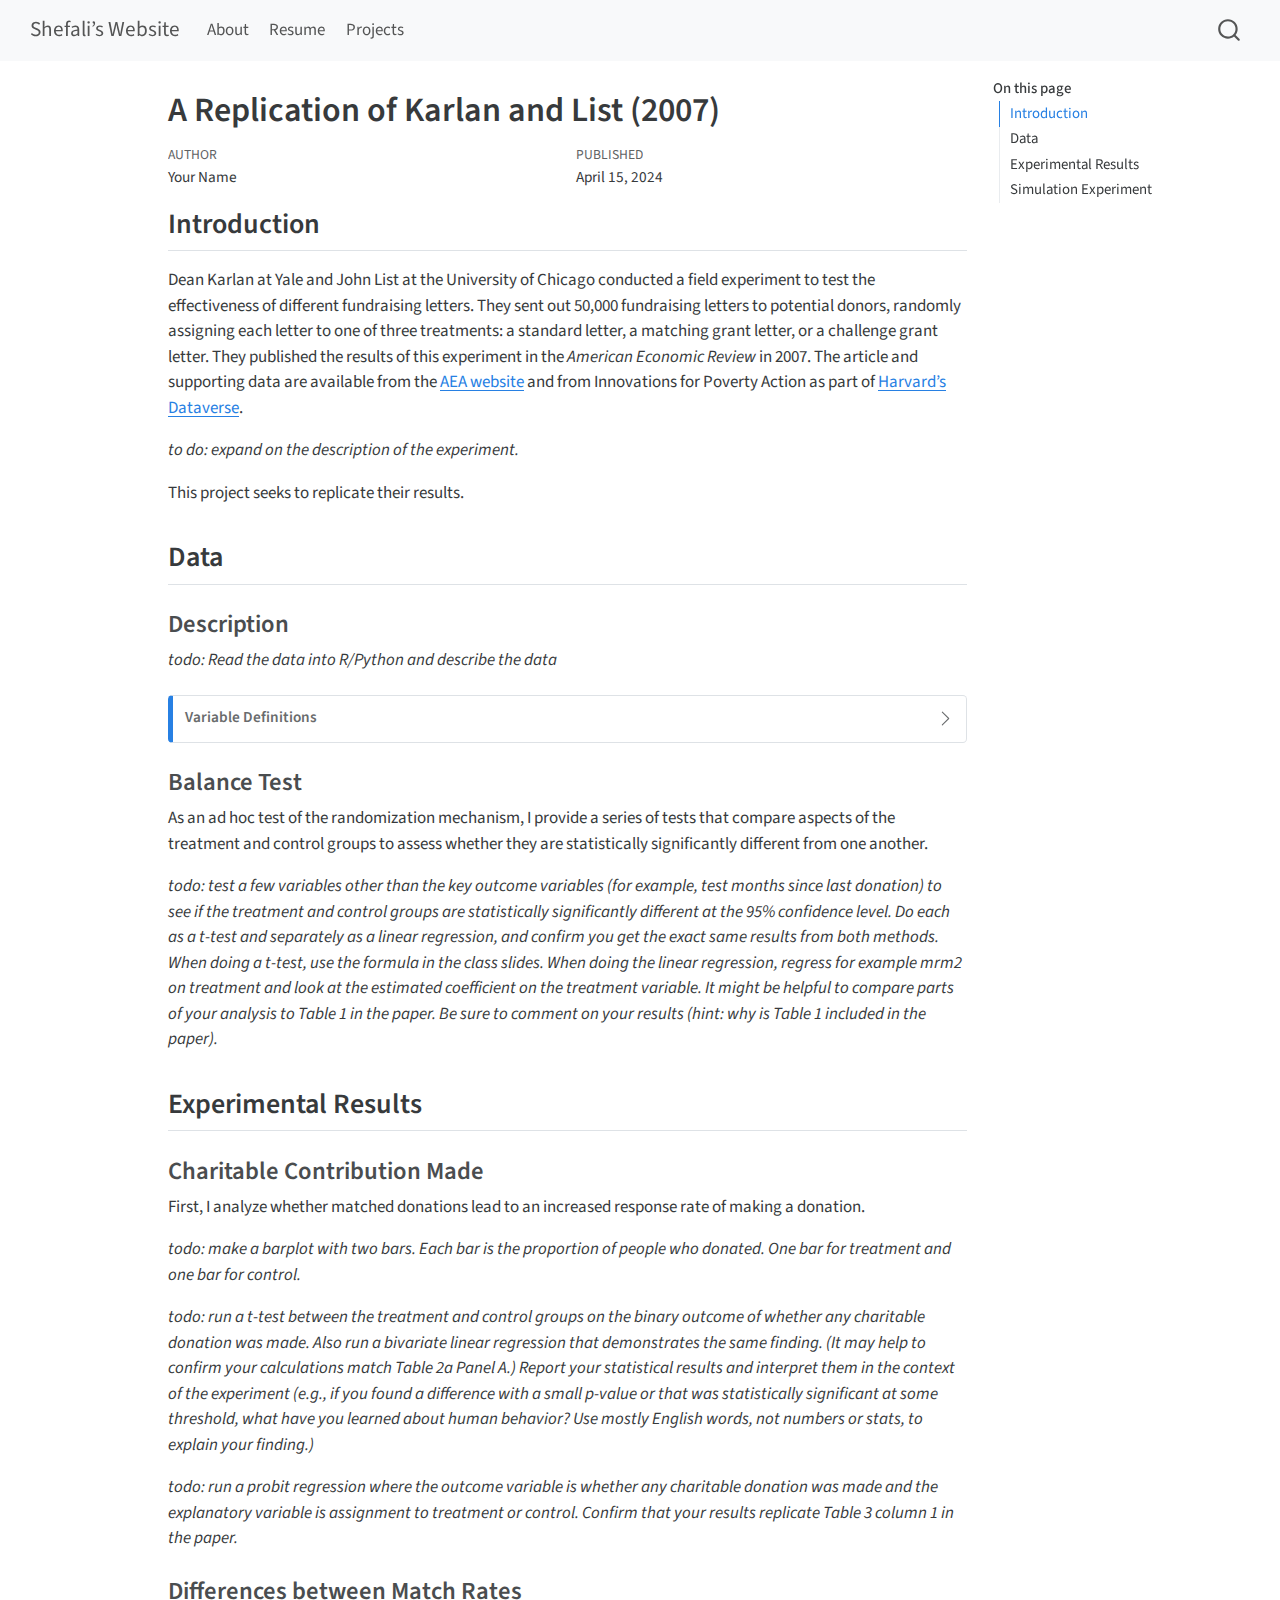
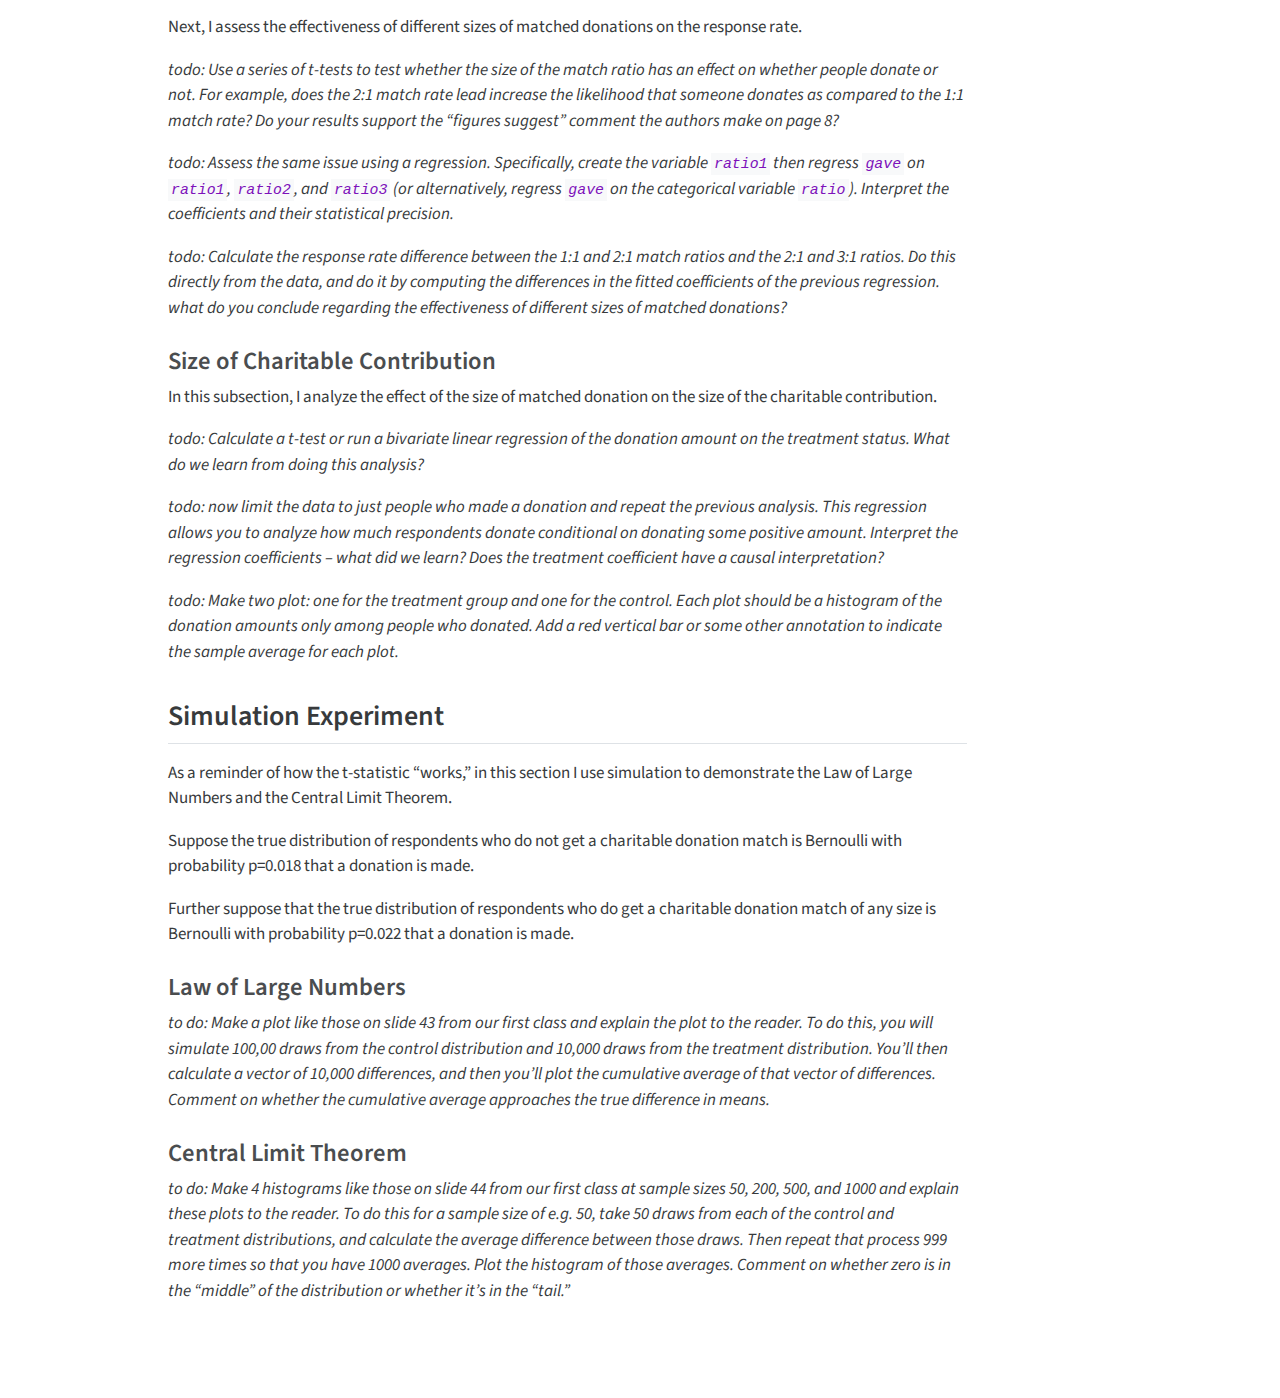
<file: docs/hw1_questions.html>
<!DOCTYPE html>
<html xmlns="http://www.w3.org/1999/xhtml" lang="en" xml:lang="en"><head>

<meta charset="utf-8">
<meta name="generator" content="quarto-1.4.552">

<meta name="viewport" content="width=device-width, initial-scale=1.0, user-scalable=yes">

<meta name="author" content="Your Name">
<meta name="dcterms.date" content="2024-04-15">

<title>Shefali’s Website - A Replication of Karlan and List (2007)</title>
<style>
code{white-space: pre-wrap;}
span.smallcaps{font-variant: small-caps;}
div.columns{display: flex; gap: min(4vw, 1.5em);}
div.column{flex: auto; overflow-x: auto;}
div.hanging-indent{margin-left: 1.5em; text-indent: -1.5em;}
ul.task-list{list-style: none;}
ul.task-list li input[type="checkbox"] {
  width: 0.8em;
  margin: 0 0.8em 0.2em -1em; /* quarto-specific, see https://github.com/quarto-dev/quarto-cli/issues/4556 */ 
  vertical-align: middle;
}
</style>


<script src="site_libs/quarto-nav/quarto-nav.js"></script>
<script src="site_libs/quarto-nav/headroom.min.js"></script>
<script src="site_libs/clipboard/clipboard.min.js"></script>
<script src="site_libs/quarto-search/autocomplete.umd.js"></script>
<script src="site_libs/quarto-search/fuse.min.js"></script>
<script src="site_libs/quarto-search/quarto-search.js"></script>
<meta name="quarto:offset" content="./">
<script src="site_libs/quarto-html/quarto.js"></script>
<script src="site_libs/quarto-html/popper.min.js"></script>
<script src="site_libs/quarto-html/tippy.umd.min.js"></script>
<script src="site_libs/quarto-html/anchor.min.js"></script>
<link href="site_libs/quarto-html/tippy.css" rel="stylesheet">
<link href="site_libs/quarto-html/quarto-syntax-highlighting.css" rel="stylesheet" id="quarto-text-highlighting-styles">
<script src="site_libs/bootstrap/bootstrap.min.js"></script>
<link href="site_libs/bootstrap/bootstrap-icons.css" rel="stylesheet">
<link href="site_libs/bootstrap/bootstrap.min.css" rel="stylesheet" id="quarto-bootstrap" data-mode="light">
<script id="quarto-search-options" type="application/json">{
  "location": "navbar",
  "copy-button": false,
  "collapse-after": 3,
  "panel-placement": "end",
  "type": "overlay",
  "limit": 50,
  "keyboard-shortcut": [
    "f",
    "/",
    "s"
  ],
  "show-item-context": false,
  "language": {
    "search-no-results-text": "No results",
    "search-matching-documents-text": "matching documents",
    "search-copy-link-title": "Copy link to search",
    "search-hide-matches-text": "Hide additional matches",
    "search-more-match-text": "more match in this document",
    "search-more-matches-text": "more matches in this document",
    "search-clear-button-title": "Clear",
    "search-text-placeholder": "",
    "search-detached-cancel-button-title": "Cancel",
    "search-submit-button-title": "Submit",
    "search-label": "Search"
  }
}</script>


<link rel="stylesheet" href="styles.css">
</head>

<body class="nav-fixed">

<div id="quarto-search-results"></div>
  <header id="quarto-header" class="headroom fixed-top">
    <nav class="navbar navbar-expand-lg " data-bs-theme="dark">
      <div class="navbar-container container-fluid">
      <div class="navbar-brand-container mx-auto">
    <a class="navbar-brand" href="./index.html">
    <span class="navbar-title">Shefali’s Website</span>
    </a>
  </div>
            <div id="quarto-search" class="" title="Search"></div>
          <button class="navbar-toggler" type="button" data-bs-toggle="collapse" data-bs-target="#navbarCollapse" aria-controls="navbarCollapse" aria-expanded="false" aria-label="Toggle navigation" onclick="if (window.quartoToggleHeadroom) { window.quartoToggleHeadroom(); }">
  <span class="navbar-toggler-icon"></span>
</button>
          <div class="collapse navbar-collapse" id="navbarCollapse">
            <ul class="navbar-nav navbar-nav-scroll me-auto">
  <li class="nav-item">
    <a class="nav-link" href="./index.html"> 
<span class="menu-text">About</span></a>
  </li>  
  <li class="nav-item">
    <a class="nav-link" href="./resume.html"> 
<span class="menu-text">Resume</span></a>
  </li>  
  <li class="nav-item">
    <a class="nav-link" href="./projects.html"> 
<span class="menu-text">Projects</span></a>
  </li>  
</ul>
          </div> <!-- /navcollapse -->
          <div class="quarto-navbar-tools">
</div>
      </div> <!-- /container-fluid -->
    </nav>
</header>
<!-- content -->
<div id="quarto-content" class="quarto-container page-columns page-rows-contents page-layout-article page-navbar">
<!-- sidebar -->
<!-- margin-sidebar -->
    <div id="quarto-margin-sidebar" class="sidebar margin-sidebar">
        <nav id="TOC" role="doc-toc" class="toc-active">
    <h2 id="toc-title">On this page</h2>
   
  <ul>
  <li><a href="#introduction" id="toc-introduction" class="nav-link active" data-scroll-target="#introduction">Introduction</a></li>
  <li><a href="#data" id="toc-data" class="nav-link" data-scroll-target="#data">Data</a>
  <ul class="collapse">
  <li><a href="#description" id="toc-description" class="nav-link" data-scroll-target="#description">Description</a></li>
  <li><a href="#balance-test" id="toc-balance-test" class="nav-link" data-scroll-target="#balance-test">Balance Test</a></li>
  </ul></li>
  <li><a href="#experimental-results" id="toc-experimental-results" class="nav-link" data-scroll-target="#experimental-results">Experimental Results</a>
  <ul class="collapse">
  <li><a href="#charitable-contribution-made" id="toc-charitable-contribution-made" class="nav-link" data-scroll-target="#charitable-contribution-made">Charitable Contribution Made</a></li>
  <li><a href="#differences-between-match-rates" id="toc-differences-between-match-rates" class="nav-link" data-scroll-target="#differences-between-match-rates">Differences between Match Rates</a></li>
  <li><a href="#size-of-charitable-contribution" id="toc-size-of-charitable-contribution" class="nav-link" data-scroll-target="#size-of-charitable-contribution">Size of Charitable Contribution</a></li>
  </ul></li>
  <li><a href="#simulation-experiment" id="toc-simulation-experiment" class="nav-link" data-scroll-target="#simulation-experiment">Simulation Experiment</a>
  <ul class="collapse">
  <li><a href="#law-of-large-numbers" id="toc-law-of-large-numbers" class="nav-link" data-scroll-target="#law-of-large-numbers">Law of Large Numbers</a></li>
  <li><a href="#central-limit-theorem" id="toc-central-limit-theorem" class="nav-link" data-scroll-target="#central-limit-theorem">Central Limit Theorem</a></li>
  </ul></li>
  </ul>
</nav>
    </div>
<!-- main -->
<main class="content" id="quarto-document-content">

<header id="title-block-header" class="quarto-title-block default">
<div class="quarto-title">
<h1 class="title">A Replication of Karlan and List (2007)</h1>
</div>



<div class="quarto-title-meta">

    <div>
    <div class="quarto-title-meta-heading">Author</div>
    <div class="quarto-title-meta-contents">
             <p>Your Name </p>
          </div>
  </div>
    
    <div>
    <div class="quarto-title-meta-heading">Published</div>
    <div class="quarto-title-meta-contents">
      <p class="date">April 15, 2024</p>
    </div>
  </div>
  
    
  </div>
  


</header>


<section id="introduction" class="level2">
<h2 class="anchored" data-anchor-id="introduction">Introduction</h2>
<p>Dean Karlan at Yale and John List at the University of Chicago conducted a field experiment to test the effectiveness of different fundraising letters. They sent out 50,000 fundraising letters to potential donors, randomly assigning each letter to one of three treatments: a standard letter, a matching grant letter, or a challenge grant letter. They published the results of this experiment in the <em>American Economic Review</em> in 2007. The article and supporting data are available from the <a href="https://www.aeaweb.org/articles?id=10.1257/aer.97.5.1774">AEA website</a> and from Innovations for Poverty Action as part of <a href="https://dataverse.harvard.edu/dataset.xhtml?persistentId=doi:10.7910/DVN/27853&amp;version=4.2">Harvard’s Dataverse</a>.</p>
<p><em>to do: expand on the description of the experiment.</em></p>
<p>This project seeks to replicate their results.</p>
</section>
<section id="data" class="level2">
<h2 class="anchored" data-anchor-id="data">Data</h2>
<section id="description" class="level3">
<h3 class="anchored" data-anchor-id="description">Description</h3>
<p><em>todo: Read the data into R/Python and describe the data</em></p>
<div class="callout callout-style-simple callout-note no-icon callout-titled">
<div class="callout-header d-flex align-content-center" data-bs-toggle="collapse" data-bs-target=".callout-1-contents" aria-controls="callout-1" aria-expanded="false" aria-label="Toggle callout">
<div class="callout-icon-container">
<i class="callout-icon no-icon"></i>
</div>
<div class="callout-title-container flex-fill">
Variable Definitions
</div>
<div class="callout-btn-toggle d-inline-block border-0 py-1 ps-1 pe-0 float-end"><i class="callout-toggle"></i></div>
</div>
<div id="callout-1" class="callout-1-contents callout-collapse collapse">
<div class="callout-body-container callout-body">
<table class="table">
<colgroup>
<col style="width: 24%">
<col style="width: 75%">
</colgroup>
<thead>
<tr class="header">
<th>Variable</th>
<th>Description</th>
</tr>
</thead>
<tbody>
<tr class="odd">
<td><code>treatment</code></td>
<td>Treatment</td>
</tr>
<tr class="even">
<td><code>control</code></td>
<td>Control</td>
</tr>
<tr class="odd">
<td><code>ratio</code></td>
<td>Match ratio</td>
</tr>
<tr class="even">
<td><code>ratio2</code></td>
<td>2:1 match ratio</td>
</tr>
<tr class="odd">
<td><code>ratio3</code></td>
<td>3:1 match ratio</td>
</tr>
<tr class="even">
<td><code>size</code></td>
<td>Match threshold</td>
</tr>
<tr class="odd">
<td><code>size25</code></td>
<td>$25,000 match threshold</td>
</tr>
<tr class="even">
<td><code>size50</code></td>
<td>$50,000 match threshold</td>
</tr>
<tr class="odd">
<td><code>size100</code></td>
<td>$100,000 match threshold</td>
</tr>
<tr class="even">
<td><code>sizeno</code></td>
<td>Unstated match threshold</td>
</tr>
<tr class="odd">
<td><code>ask</code></td>
<td>Suggested donation amount</td>
</tr>
<tr class="even">
<td><code>askd1</code></td>
<td>Suggested donation was highest previous contribution</td>
</tr>
<tr class="odd">
<td><code>askd2</code></td>
<td>Suggested donation was 1.25 x highest previous contribution</td>
</tr>
<tr class="even">
<td><code>askd3</code></td>
<td>Suggested donation was 1.50 x highest previous contribution</td>
</tr>
<tr class="odd">
<td><code>ask1</code></td>
<td>Highest previous contribution (for suggestion)</td>
</tr>
<tr class="even">
<td><code>ask2</code></td>
<td>1.25 x highest previous contribution (for suggestion)</td>
</tr>
<tr class="odd">
<td><code>ask3</code></td>
<td>1.50 x highest previous contribution (for suggestion)</td>
</tr>
<tr class="even">
<td><code>amount</code></td>
<td>Dollars given</td>
</tr>
<tr class="odd">
<td><code>gave</code></td>
<td>Gave anything</td>
</tr>
<tr class="even">
<td><code>amountchange</code></td>
<td>Change in amount given</td>
</tr>
<tr class="odd">
<td><code>hpa</code></td>
<td>Highest previous contribution</td>
</tr>
<tr class="even">
<td><code>ltmedmra</code></td>
<td>Small prior donor: last gift was less than median $35</td>
</tr>
<tr class="odd">
<td><code>freq</code></td>
<td>Number of prior donations</td>
</tr>
<tr class="even">
<td><code>years</code></td>
<td>Number of years since initial donation</td>
</tr>
<tr class="odd">
<td><code>year5</code></td>
<td>At least 5 years since initial donation</td>
</tr>
<tr class="even">
<td><code>mrm2</code></td>
<td>Number of months since last donation</td>
</tr>
<tr class="odd">
<td><code>dormant</code></td>
<td>Already donated in 2005</td>
</tr>
<tr class="even">
<td><code>female</code></td>
<td>Female</td>
</tr>
<tr class="odd">
<td><code>couple</code></td>
<td>Couple</td>
</tr>
<tr class="even">
<td><code>state50one</code></td>
<td>State tag: 1 for one observation of each of 50 states; 0 otherwise</td>
</tr>
<tr class="odd">
<td><code>nonlit</code></td>
<td>Nonlitigation</td>
</tr>
<tr class="even">
<td><code>cases</code></td>
<td>Court cases from state in 2004-5 in which organization was involved</td>
</tr>
<tr class="odd">
<td><code>statecnt</code></td>
<td>Percent of sample from state</td>
</tr>
<tr class="even">
<td><code>stateresponse</code></td>
<td>Proportion of sample from the state who gave</td>
</tr>
<tr class="odd">
<td><code>stateresponset</code></td>
<td>Proportion of treated sample from the state who gave</td>
</tr>
<tr class="even">
<td><code>stateresponsec</code></td>
<td>Proportion of control sample from the state who gave</td>
</tr>
<tr class="odd">
<td><code>stateresponsetminc</code></td>
<td>stateresponset - stateresponsec</td>
</tr>
<tr class="even">
<td><code>perbush</code></td>
<td>State vote share for Bush</td>
</tr>
<tr class="odd">
<td><code>close25</code></td>
<td>State vote share for Bush between 47.5% and 52.5%</td>
</tr>
<tr class="even">
<td><code>red0</code></td>
<td>Red state</td>
</tr>
<tr class="odd">
<td><code>blue0</code></td>
<td>Blue state</td>
</tr>
<tr class="even">
<td><code>redcty</code></td>
<td>Red county</td>
</tr>
<tr class="odd">
<td><code>bluecty</code></td>
<td>Blue county</td>
</tr>
<tr class="even">
<td><code>pwhite</code></td>
<td>Proportion white within zip code</td>
</tr>
<tr class="odd">
<td><code>pblack</code></td>
<td>Proportion black within zip code</td>
</tr>
<tr class="even">
<td><code>page18_39</code></td>
<td>Proportion age 18-39 within zip code</td>
</tr>
<tr class="odd">
<td><code>ave_hh_sz</code></td>
<td>Average household size within zip code</td>
</tr>
<tr class="even">
<td><code>median_hhincome</code></td>
<td>Median household income within zip code</td>
</tr>
<tr class="odd">
<td><code>powner</code></td>
<td>Proportion house owner within zip code</td>
</tr>
<tr class="even">
<td><code>psch_atlstba</code></td>
<td>Proportion who finished college within zip code</td>
</tr>
<tr class="odd">
<td><code>pop_propurban</code></td>
<td>Proportion of population urban within zip code</td>
</tr>
</tbody>
</table>
</div>
</div>
</div>
</section>
<section id="balance-test" class="level3">
<h3 class="anchored" data-anchor-id="balance-test">Balance Test</h3>
<p>As an ad hoc test of the randomization mechanism, I provide a series of tests that compare aspects of the treatment and control groups to assess whether they are statistically significantly different from one another.</p>
<p><em>todo: test a few variables other than the key outcome variables (for example, test months since last donation) to see if the treatment and control groups are statistically significantly different at the 95% confidence level. Do each as a t-test and separately as a linear regression, and confirm you get the exact same results from both methods. When doing a t-test, use the formula in the class slides. When doing the linear regression, regress for example mrm2 on treatment and look at the estimated coefficient on the treatment variable. It might be helpful to compare parts of your analysis to Table 1 in the paper. Be sure to comment on your results (hint: why is Table 1 included in the paper).</em></p>
</section>
</section>
<section id="experimental-results" class="level2">
<h2 class="anchored" data-anchor-id="experimental-results">Experimental Results</h2>
<section id="charitable-contribution-made" class="level3">
<h3 class="anchored" data-anchor-id="charitable-contribution-made">Charitable Contribution Made</h3>
<p>First, I analyze whether matched donations lead to an increased response rate of making a donation.</p>
<p><em>todo: make a barplot with two bars. Each bar is the proportion of people who donated. One bar for treatment and one bar for control.</em></p>
<p><em>todo: run a t-test between the treatment and control groups on the binary outcome of whether any charitable donation was made. Also run a bivariate linear regression that demonstrates the same finding. (It may help to confirm your calculations match Table 2a Panel A.) Report your statistical results and interpret them in the context of the experiment (e.g., if you found a difference with a small p-value or that was statistically significant at some threshold, what have you learned about human behavior? Use mostly English words, not numbers or stats, to explain your finding.)</em></p>
<p><em>todo: run a probit regression where the outcome variable is whether any charitable donation was made and the explanatory variable is assignment to treatment or control. Confirm that your results replicate Table 3 column 1 in the paper.</em></p>
</section>
<section id="differences-between-match-rates" class="level3">
<h3 class="anchored" data-anchor-id="differences-between-match-rates">Differences between Match Rates</h3>
<p>Next, I assess the effectiveness of different sizes of matched donations on the response rate.</p>
<p><em>todo: Use a series of t-tests to test whether the size of the match ratio has an effect on whether people donate or not. For example, does the 2:1 match rate lead increase the likelihood that someone donates as compared to the 1:1 match rate? Do your results support the “figures suggest” comment the authors make on page 8?</em></p>
<p><em>todo: Assess the same issue using a regression. Specifically, create the variable <code>ratio1</code> then regress <code>gave</code> on <code>ratio1</code>, <code>ratio2</code>, and <code>ratio3</code> (or alternatively, regress <code>gave</code> on the categorical variable <code>ratio</code>). Interpret the coefficients and their statistical precision.</em></p>
<p><em>todo: Calculate the response rate difference between the 1:1 and 2:1 match ratios and the 2:1 and 3:1 ratios. Do this directly from the data, and do it by computing the differences in the fitted coefficients of the previous regression. what do you conclude regarding the effectiveness of different sizes of matched donations?</em></p>
</section>
<section id="size-of-charitable-contribution" class="level3">
<h3 class="anchored" data-anchor-id="size-of-charitable-contribution">Size of Charitable Contribution</h3>
<p>In this subsection, I analyze the effect of the size of matched donation on the size of the charitable contribution.</p>
<p><em>todo: Calculate a t-test or run a bivariate linear regression of the donation amount on the treatment status. What do we learn from doing this analysis?</em></p>
<p><em>todo: now limit the data to just people who made a donation and repeat the previous analysis. This regression allows you to analyze how much respondents donate conditional on donating some positive amount. Interpret the regression coefficients – what did we learn? Does the treatment coefficient have a causal interpretation?</em></p>
<p><em>todo: Make two plot: one for the treatment group and one for the control. Each plot should be a histogram of the donation amounts only among people who donated. Add a red vertical bar or some other annotation to indicate the sample average for each plot.</em></p>
</section>
</section>
<section id="simulation-experiment" class="level2">
<h2 class="anchored" data-anchor-id="simulation-experiment">Simulation Experiment</h2>
<p>As a reminder of how the t-statistic “works,” in this section I use simulation to demonstrate the Law of Large Numbers and the Central Limit Theorem.</p>
<p>Suppose the true distribution of respondents who do not get a charitable donation match is Bernoulli with probability p=0.018 that a donation is made.</p>
<p>Further suppose that the true distribution of respondents who do get a charitable donation match of any size is Bernoulli with probability p=0.022 that a donation is made.</p>
<section id="law-of-large-numbers" class="level3">
<h3 class="anchored" data-anchor-id="law-of-large-numbers">Law of Large Numbers</h3>
<p><em>to do: Make a plot like those on slide 43 from our first class and explain the plot to the reader. To do this, you will simulate 100,00 draws from the control distribution and 10,000 draws from the treatment distribution. You’ll then calculate a vector of 10,000 differences, and then you’ll plot the cumulative average of that vector of differences. Comment on whether the cumulative average approaches the true difference in means.</em></p>
</section>
<section id="central-limit-theorem" class="level3">
<h3 class="anchored" data-anchor-id="central-limit-theorem">Central Limit Theorem</h3>
<p><em>to do: Make 4 histograms like those on slide 44 from our first class at sample sizes 50, 200, 500, and 1000 and explain these plots to the reader. To do this for a sample size of e.g.&nbsp;50, take 50 draws from each of the control and treatment distributions, and calculate the average difference between those draws. Then repeat that process 999 more times so that you have 1000 averages. Plot the histogram of those averages. Comment on whether zero is in the “middle” of the distribution or whether it’s in the “tail.”</em></p>


</section>
</section>

</main> <!-- /main -->
<script id="quarto-html-after-body" type="application/javascript">
window.document.addEventListener("DOMContentLoaded", function (event) {
  const toggleBodyColorMode = (bsSheetEl) => {
    const mode = bsSheetEl.getAttribute("data-mode");
    const bodyEl = window.document.querySelector("body");
    if (mode === "dark") {
      bodyEl.classList.add("quarto-dark");
      bodyEl.classList.remove("quarto-light");
    } else {
      bodyEl.classList.add("quarto-light");
      bodyEl.classList.remove("quarto-dark");
    }
  }
  const toggleBodyColorPrimary = () => {
    const bsSheetEl = window.document.querySelector("link#quarto-bootstrap");
    if (bsSheetEl) {
      toggleBodyColorMode(bsSheetEl);
    }
  }
  toggleBodyColorPrimary();  
  const icon = "";
  const anchorJS = new window.AnchorJS();
  anchorJS.options = {
    placement: 'right',
    icon: icon
  };
  anchorJS.add('.anchored');
  const isCodeAnnotation = (el) => {
    for (const clz of el.classList) {
      if (clz.startsWith('code-annotation-')) {                     
        return true;
      }
    }
    return false;
  }
  const clipboard = new window.ClipboardJS('.code-copy-button', {
    text: function(trigger) {
      const codeEl = trigger.previousElementSibling.cloneNode(true);
      for (const childEl of codeEl.children) {
        if (isCodeAnnotation(childEl)) {
          childEl.remove();
        }
      }
      return codeEl.innerText;
    }
  });
  clipboard.on('success', function(e) {
    // button target
    const button = e.trigger;
    // don't keep focus
    button.blur();
    // flash "checked"
    button.classList.add('code-copy-button-checked');
    var currentTitle = button.getAttribute("title");
    button.setAttribute("title", "Copied!");
    let tooltip;
    if (window.bootstrap) {
      button.setAttribute("data-bs-toggle", "tooltip");
      button.setAttribute("data-bs-placement", "left");
      button.setAttribute("data-bs-title", "Copied!");
      tooltip = new bootstrap.Tooltip(button, 
        { trigger: "manual", 
          customClass: "code-copy-button-tooltip",
          offset: [0, -8]});
      tooltip.show();    
    }
    setTimeout(function() {
      if (tooltip) {
        tooltip.hide();
        button.removeAttribute("data-bs-title");
        button.removeAttribute("data-bs-toggle");
        button.removeAttribute("data-bs-placement");
      }
      button.setAttribute("title", currentTitle);
      button.classList.remove('code-copy-button-checked');
    }, 1000);
    // clear code selection
    e.clearSelection();
  });
    var localhostRegex = new RegExp(/^(?:http|https):\/\/localhost\:?[0-9]*\//);
    var mailtoRegex = new RegExp(/^mailto:/);
      var filterRegex = new RegExp('/' + window.location.host + '/');
    var isInternal = (href) => {
        return filterRegex.test(href) || localhostRegex.test(href) || mailtoRegex.test(href);
    }
    // Inspect non-navigation links and adorn them if external
 	var links = window.document.querySelectorAll('a[href]:not(.nav-link):not(.navbar-brand):not(.toc-action):not(.sidebar-link):not(.sidebar-item-toggle):not(.pagination-link):not(.no-external):not([aria-hidden]):not(.dropdown-item):not(.quarto-navigation-tool)');
    for (var i=0; i<links.length; i++) {
      const link = links[i];
      if (!isInternal(link.href)) {
        // undo the damage that might have been done by quarto-nav.js in the case of
        // links that we want to consider external
        if (link.dataset.originalHref !== undefined) {
          link.href = link.dataset.originalHref;
        }
      }
    }
  function tippyHover(el, contentFn, onTriggerFn, onUntriggerFn) {
    const config = {
      allowHTML: true,
      maxWidth: 500,
      delay: 100,
      arrow: false,
      appendTo: function(el) {
          return el.parentElement;
      },
      interactive: true,
      interactiveBorder: 10,
      theme: 'quarto',
      placement: 'bottom-start',
    };
    if (contentFn) {
      config.content = contentFn;
    }
    if (onTriggerFn) {
      config.onTrigger = onTriggerFn;
    }
    if (onUntriggerFn) {
      config.onUntrigger = onUntriggerFn;
    }
    window.tippy(el, config); 
  }
  const noterefs = window.document.querySelectorAll('a[role="doc-noteref"]');
  for (var i=0; i<noterefs.length; i++) {
    const ref = noterefs[i];
    tippyHover(ref, function() {
      // use id or data attribute instead here
      let href = ref.getAttribute('data-footnote-href') || ref.getAttribute('href');
      try { href = new URL(href).hash; } catch {}
      const id = href.replace(/^#\/?/, "");
      const note = window.document.getElementById(id);
      if (note) {
        return note.innerHTML;
      } else {
        return "";
      }
    });
  }
  const xrefs = window.document.querySelectorAll('a.quarto-xref');
  const processXRef = (id, note) => {
    // Strip column container classes
    const stripColumnClz = (el) => {
      el.classList.remove("page-full", "page-columns");
      if (el.children) {
        for (const child of el.children) {
          stripColumnClz(child);
        }
      }
    }
    stripColumnClz(note)
    if (id === null || id.startsWith('sec-')) {
      // Special case sections, only their first couple elements
      const container = document.createElement("div");
      if (note.children && note.children.length > 2) {
        container.appendChild(note.children[0].cloneNode(true));
        for (let i = 1; i < note.children.length; i++) {
          const child = note.children[i];
          if (child.tagName === "P" && child.innerText === "") {
            continue;
          } else {
            container.appendChild(child.cloneNode(true));
            break;
          }
        }
        if (window.Quarto?.typesetMath) {
          window.Quarto.typesetMath(container);
        }
        return container.innerHTML
      } else {
        if (window.Quarto?.typesetMath) {
          window.Quarto.typesetMath(note);
        }
        return note.innerHTML;
      }
    } else {
      // Remove any anchor links if they are present
      const anchorLink = note.querySelector('a.anchorjs-link');
      if (anchorLink) {
        anchorLink.remove();
      }
      if (window.Quarto?.typesetMath) {
        window.Quarto.typesetMath(note);
      }
      // TODO in 1.5, we should make sure this works without a callout special case
      if (note.classList.contains("callout")) {
        return note.outerHTML;
      } else {
        return note.innerHTML;
      }
    }
  }
  for (var i=0; i<xrefs.length; i++) {
    const xref = xrefs[i];
    tippyHover(xref, undefined, function(instance) {
      instance.disable();
      let url = xref.getAttribute('href');
      let hash = undefined; 
      if (url.startsWith('#')) {
        hash = url;
      } else {
        try { hash = new URL(url).hash; } catch {}
      }
      if (hash) {
        const id = hash.replace(/^#\/?/, "");
        const note = window.document.getElementById(id);
        if (note !== null) {
          try {
            const html = processXRef(id, note.cloneNode(true));
            instance.setContent(html);
          } finally {
            instance.enable();
            instance.show();
          }
        } else {
          // See if we can fetch this
          fetch(url.split('#')[0])
          .then(res => res.text())
          .then(html => {
            const parser = new DOMParser();
            const htmlDoc = parser.parseFromString(html, "text/html");
            const note = htmlDoc.getElementById(id);
            if (note !== null) {
              const html = processXRef(id, note);
              instance.setContent(html);
            } 
          }).finally(() => {
            instance.enable();
            instance.show();
          });
        }
      } else {
        // See if we can fetch a full url (with no hash to target)
        // This is a special case and we should probably do some content thinning / targeting
        fetch(url)
        .then(res => res.text())
        .then(html => {
          const parser = new DOMParser();
          const htmlDoc = parser.parseFromString(html, "text/html");
          const note = htmlDoc.querySelector('main.content');
          if (note !== null) {
            // This should only happen for chapter cross references
            // (since there is no id in the URL)
            // remove the first header
            if (note.children.length > 0 && note.children[0].tagName === "HEADER") {
              note.children[0].remove();
            }
            const html = processXRef(null, note);
            instance.setContent(html);
          } 
        }).finally(() => {
          instance.enable();
          instance.show();
        });
      }
    }, function(instance) {
    });
  }
      let selectedAnnoteEl;
      const selectorForAnnotation = ( cell, annotation) => {
        let cellAttr = 'data-code-cell="' + cell + '"';
        let lineAttr = 'data-code-annotation="' +  annotation + '"';
        const selector = 'span[' + cellAttr + '][' + lineAttr + ']';
        return selector;
      }
      const selectCodeLines = (annoteEl) => {
        const doc = window.document;
        const targetCell = annoteEl.getAttribute("data-target-cell");
        const targetAnnotation = annoteEl.getAttribute("data-target-annotation");
        const annoteSpan = window.document.querySelector(selectorForAnnotation(targetCell, targetAnnotation));
        const lines = annoteSpan.getAttribute("data-code-lines").split(",");
        const lineIds = lines.map((line) => {
          return targetCell + "-" + line;
        })
        let top = null;
        let height = null;
        let parent = null;
        if (lineIds.length > 0) {
            //compute the position of the single el (top and bottom and make a div)
            const el = window.document.getElementById(lineIds[0]);
            top = el.offsetTop;
            height = el.offsetHeight;
            parent = el.parentElement.parentElement;
          if (lineIds.length > 1) {
            const lastEl = window.document.getElementById(lineIds[lineIds.length - 1]);
            const bottom = lastEl.offsetTop + lastEl.offsetHeight;
            height = bottom - top;
          }
          if (top !== null && height !== null && parent !== null) {
            // cook up a div (if necessary) and position it 
            let div = window.document.getElementById("code-annotation-line-highlight");
            if (div === null) {
              div = window.document.createElement("div");
              div.setAttribute("id", "code-annotation-line-highlight");
              div.style.position = 'absolute';
              parent.appendChild(div);
            }
            div.style.top = top - 2 + "px";
            div.style.height = height + 4 + "px";
            div.style.left = 0;
            let gutterDiv = window.document.getElementById("code-annotation-line-highlight-gutter");
            if (gutterDiv === null) {
              gutterDiv = window.document.createElement("div");
              gutterDiv.setAttribute("id", "code-annotation-line-highlight-gutter");
              gutterDiv.style.position = 'absolute';
              const codeCell = window.document.getElementById(targetCell);
              const gutter = codeCell.querySelector('.code-annotation-gutter');
              gutter.appendChild(gutterDiv);
            }
            gutterDiv.style.top = top - 2 + "px";
            gutterDiv.style.height = height + 4 + "px";
          }
          selectedAnnoteEl = annoteEl;
        }
      };
      const unselectCodeLines = () => {
        const elementsIds = ["code-annotation-line-highlight", "code-annotation-line-highlight-gutter"];
        elementsIds.forEach((elId) => {
          const div = window.document.getElementById(elId);
          if (div) {
            div.remove();
          }
        });
        selectedAnnoteEl = undefined;
      };
        // Handle positioning of the toggle
    window.addEventListener(
      "resize",
      throttle(() => {
        elRect = undefined;
        if (selectedAnnoteEl) {
          selectCodeLines(selectedAnnoteEl);
        }
      }, 10)
    );
    function throttle(fn, ms) {
    let throttle = false;
    let timer;
      return (...args) => {
        if(!throttle) { // first call gets through
            fn.apply(this, args);
            throttle = true;
        } else { // all the others get throttled
            if(timer) clearTimeout(timer); // cancel #2
            timer = setTimeout(() => {
              fn.apply(this, args);
              timer = throttle = false;
            }, ms);
        }
      };
    }
      // Attach click handler to the DT
      const annoteDls = window.document.querySelectorAll('dt[data-target-cell]');
      for (const annoteDlNode of annoteDls) {
        annoteDlNode.addEventListener('click', (event) => {
          const clickedEl = event.target;
          if (clickedEl !== selectedAnnoteEl) {
            unselectCodeLines();
            const activeEl = window.document.querySelector('dt[data-target-cell].code-annotation-active');
            if (activeEl) {
              activeEl.classList.remove('code-annotation-active');
            }
            selectCodeLines(clickedEl);
            clickedEl.classList.add('code-annotation-active');
          } else {
            // Unselect the line
            unselectCodeLines();
            clickedEl.classList.remove('code-annotation-active');
          }
        });
      }
  const findCites = (el) => {
    const parentEl = el.parentElement;
    if (parentEl) {
      const cites = parentEl.dataset.cites;
      if (cites) {
        return {
          el,
          cites: cites.split(' ')
        };
      } else {
        return findCites(el.parentElement)
      }
    } else {
      return undefined;
    }
  };
  var bibliorefs = window.document.querySelectorAll('a[role="doc-biblioref"]');
  for (var i=0; i<bibliorefs.length; i++) {
    const ref = bibliorefs[i];
    const citeInfo = findCites(ref);
    if (citeInfo) {
      tippyHover(citeInfo.el, function() {
        var popup = window.document.createElement('div');
        citeInfo.cites.forEach(function(cite) {
          var citeDiv = window.document.createElement('div');
          citeDiv.classList.add('hanging-indent');
          citeDiv.classList.add('csl-entry');
          var biblioDiv = window.document.getElementById('ref-' + cite);
          if (biblioDiv) {
            citeDiv.innerHTML = biblioDiv.innerHTML;
          }
          popup.appendChild(citeDiv);
        });
        return popup.innerHTML;
      });
    }
  }
});
</script>
</div> <!-- /content -->




</body></html>
</file>
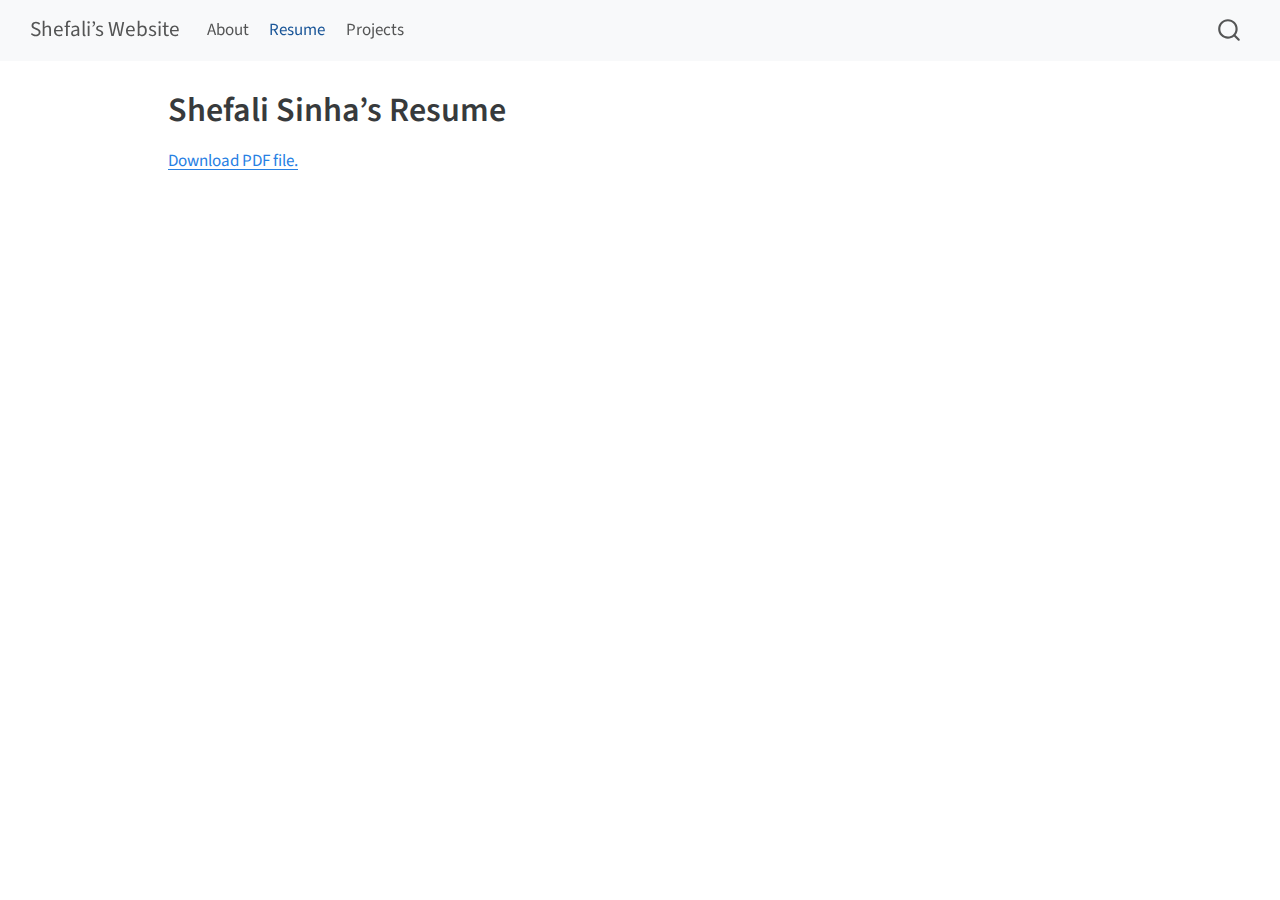
<file: docs/resume.html>
<!DOCTYPE html>
<html xmlns="http://www.w3.org/1999/xhtml" lang="en" xml:lang="en"><head>

<meta charset="utf-8">
<meta name="generator" content="quarto-1.4.552">

<meta name="viewport" content="width=device-width, initial-scale=1.0, user-scalable=yes">


<title>Shefali’s Website - Shefali Sinha’s Resume</title>
<style>
code{white-space: pre-wrap;}
span.smallcaps{font-variant: small-caps;}
div.columns{display: flex; gap: min(4vw, 1.5em);}
div.column{flex: auto; overflow-x: auto;}
div.hanging-indent{margin-left: 1.5em; text-indent: -1.5em;}
ul.task-list{list-style: none;}
ul.task-list li input[type="checkbox"] {
  width: 0.8em;
  margin: 0 0.8em 0.2em -1em; /* quarto-specific, see https://github.com/quarto-dev/quarto-cli/issues/4556 */ 
  vertical-align: middle;
}
</style>


<script src="site_libs/quarto-nav/quarto-nav.js"></script>
<script src="site_libs/quarto-nav/headroom.min.js"></script>
<script src="site_libs/clipboard/clipboard.min.js"></script>
<script src="site_libs/quarto-search/autocomplete.umd.js"></script>
<script src="site_libs/quarto-search/fuse.min.js"></script>
<script src="site_libs/quarto-search/quarto-search.js"></script>
<meta name="quarto:offset" content="./">
<script src="site_libs/quarto-html/quarto.js"></script>
<script src="site_libs/quarto-html/popper.min.js"></script>
<script src="site_libs/quarto-html/tippy.umd.min.js"></script>
<script src="site_libs/quarto-html/anchor.min.js"></script>
<link href="site_libs/quarto-html/tippy.css" rel="stylesheet">
<link href="site_libs/quarto-html/quarto-syntax-highlighting.css" rel="stylesheet" id="quarto-text-highlighting-styles">
<script src="site_libs/bootstrap/bootstrap.min.js"></script>
<link href="site_libs/bootstrap/bootstrap-icons.css" rel="stylesheet">
<link href="site_libs/bootstrap/bootstrap.min.css" rel="stylesheet" id="quarto-bootstrap" data-mode="light">
<script id="quarto-search-options" type="application/json">{
  "location": "navbar",
  "copy-button": false,
  "collapse-after": 3,
  "panel-placement": "end",
  "type": "overlay",
  "limit": 50,
  "keyboard-shortcut": [
    "f",
    "/",
    "s"
  ],
  "show-item-context": false,
  "language": {
    "search-no-results-text": "No results",
    "search-matching-documents-text": "matching documents",
    "search-copy-link-title": "Copy link to search",
    "search-hide-matches-text": "Hide additional matches",
    "search-more-match-text": "more match in this document",
    "search-more-matches-text": "more matches in this document",
    "search-clear-button-title": "Clear",
    "search-text-placeholder": "",
    "search-detached-cancel-button-title": "Cancel",
    "search-submit-button-title": "Submit",
    "search-label": "Search"
  }
}</script>


<link rel="stylesheet" href="styles.css">
</head>

<body class="nav-fixed">

<div id="quarto-search-results"></div>
  <header id="quarto-header" class="headroom fixed-top">
    <nav class="navbar navbar-expand-lg " data-bs-theme="dark">
      <div class="navbar-container container-fluid">
      <div class="navbar-brand-container mx-auto">
    <a class="navbar-brand" href="./index.html">
    <span class="navbar-title">Shefali’s Website</span>
    </a>
  </div>
            <div id="quarto-search" class="" title="Search"></div>
          <button class="navbar-toggler" type="button" data-bs-toggle="collapse" data-bs-target="#navbarCollapse" aria-controls="navbarCollapse" aria-expanded="false" aria-label="Toggle navigation" onclick="if (window.quartoToggleHeadroom) { window.quartoToggleHeadroom(); }">
  <span class="navbar-toggler-icon"></span>
</button>
          <div class="collapse navbar-collapse" id="navbarCollapse">
            <ul class="navbar-nav navbar-nav-scroll me-auto">
  <li class="nav-item">
    <a class="nav-link" href="./index.html"> 
<span class="menu-text">About</span></a>
  </li>  
  <li class="nav-item">
    <a class="nav-link active" href="./resume.html" aria-current="page"> 
<span class="menu-text">Resume</span></a>
  </li>  
  <li class="nav-item">
    <a class="nav-link" href="./projects.html"> 
<span class="menu-text">Projects</span></a>
  </li>  
</ul>
          </div> <!-- /navcollapse -->
          <div class="quarto-navbar-tools">
</div>
      </div> <!-- /container-fluid -->
    </nav>
</header>
<!-- content -->
<div id="quarto-content" class="quarto-container page-columns page-rows-contents page-layout-article page-navbar">
<!-- sidebar -->
<!-- margin-sidebar -->
    <div id="quarto-margin-sidebar" class="sidebar margin-sidebar">
        
    </div>
<!-- main -->
<main class="content" id="quarto-document-content">

<header id="title-block-header" class="quarto-title-block default">
<div class="quarto-title">
<h1 class="title">Shefali Sinha’s Resume</h1>
</div>



<div class="quarto-title-meta">

    
  
    
  </div>
  


</header>


<p><object data="files/Shefali_Sinha.pdf" type="application/pdf" width="100%" height="800"><a href="files/Shefali_Sinha.pdf" download="">Download PDF file.</a></object></p>



</main> <!-- /main -->
<script id="quarto-html-after-body" type="application/javascript">
window.document.addEventListener("DOMContentLoaded", function (event) {
  const toggleBodyColorMode = (bsSheetEl) => {
    const mode = bsSheetEl.getAttribute("data-mode");
    const bodyEl = window.document.querySelector("body");
    if (mode === "dark") {
      bodyEl.classList.add("quarto-dark");
      bodyEl.classList.remove("quarto-light");
    } else {
      bodyEl.classList.add("quarto-light");
      bodyEl.classList.remove("quarto-dark");
    }
  }
  const toggleBodyColorPrimary = () => {
    const bsSheetEl = window.document.querySelector("link#quarto-bootstrap");
    if (bsSheetEl) {
      toggleBodyColorMode(bsSheetEl);
    }
  }
  toggleBodyColorPrimary();  
  const icon = "";
  const anchorJS = new window.AnchorJS();
  anchorJS.options = {
    placement: 'right',
    icon: icon
  };
  anchorJS.add('.anchored');
  const isCodeAnnotation = (el) => {
    for (const clz of el.classList) {
      if (clz.startsWith('code-annotation-')) {                     
        return true;
      }
    }
    return false;
  }
  const clipboard = new window.ClipboardJS('.code-copy-button', {
    text: function(trigger) {
      const codeEl = trigger.previousElementSibling.cloneNode(true);
      for (const childEl of codeEl.children) {
        if (isCodeAnnotation(childEl)) {
          childEl.remove();
        }
      }
      return codeEl.innerText;
    }
  });
  clipboard.on('success', function(e) {
    // button target
    const button = e.trigger;
    // don't keep focus
    button.blur();
    // flash "checked"
    button.classList.add('code-copy-button-checked');
    var currentTitle = button.getAttribute("title");
    button.setAttribute("title", "Copied!");
    let tooltip;
    if (window.bootstrap) {
      button.setAttribute("data-bs-toggle", "tooltip");
      button.setAttribute("data-bs-placement", "left");
      button.setAttribute("data-bs-title", "Copied!");
      tooltip = new bootstrap.Tooltip(button, 
        { trigger: "manual", 
          customClass: "code-copy-button-tooltip",
          offset: [0, -8]});
      tooltip.show();    
    }
    setTimeout(function() {
      if (tooltip) {
        tooltip.hide();
        button.removeAttribute("data-bs-title");
        button.removeAttribute("data-bs-toggle");
        button.removeAttribute("data-bs-placement");
      }
      button.setAttribute("title", currentTitle);
      button.classList.remove('code-copy-button-checked');
    }, 1000);
    // clear code selection
    e.clearSelection();
  });
    var localhostRegex = new RegExp(/^(?:http|https):\/\/localhost\:?[0-9]*\//);
    var mailtoRegex = new RegExp(/^mailto:/);
      var filterRegex = new RegExp('/' + window.location.host + '/');
    var isInternal = (href) => {
        return filterRegex.test(href) || localhostRegex.test(href) || mailtoRegex.test(href);
    }
    // Inspect non-navigation links and adorn them if external
 	var links = window.document.querySelectorAll('a[href]:not(.nav-link):not(.navbar-brand):not(.toc-action):not(.sidebar-link):not(.sidebar-item-toggle):not(.pagination-link):not(.no-external):not([aria-hidden]):not(.dropdown-item):not(.quarto-navigation-tool)');
    for (var i=0; i<links.length; i++) {
      const link = links[i];
      if (!isInternal(link.href)) {
        // undo the damage that might have been done by quarto-nav.js in the case of
        // links that we want to consider external
        if (link.dataset.originalHref !== undefined) {
          link.href = link.dataset.originalHref;
        }
      }
    }
  function tippyHover(el, contentFn, onTriggerFn, onUntriggerFn) {
    const config = {
      allowHTML: true,
      maxWidth: 500,
      delay: 100,
      arrow: false,
      appendTo: function(el) {
          return el.parentElement;
      },
      interactive: true,
      interactiveBorder: 10,
      theme: 'quarto',
      placement: 'bottom-start',
    };
    if (contentFn) {
      config.content = contentFn;
    }
    if (onTriggerFn) {
      config.onTrigger = onTriggerFn;
    }
    if (onUntriggerFn) {
      config.onUntrigger = onUntriggerFn;
    }
    window.tippy(el, config); 
  }
  const noterefs = window.document.querySelectorAll('a[role="doc-noteref"]');
  for (var i=0; i<noterefs.length; i++) {
    const ref = noterefs[i];
    tippyHover(ref, function() {
      // use id or data attribute instead here
      let href = ref.getAttribute('data-footnote-href') || ref.getAttribute('href');
      try { href = new URL(href).hash; } catch {}
      const id = href.replace(/^#\/?/, "");
      const note = window.document.getElementById(id);
      if (note) {
        return note.innerHTML;
      } else {
        return "";
      }
    });
  }
  const xrefs = window.document.querySelectorAll('a.quarto-xref');
  const processXRef = (id, note) => {
    // Strip column container classes
    const stripColumnClz = (el) => {
      el.classList.remove("page-full", "page-columns");
      if (el.children) {
        for (const child of el.children) {
          stripColumnClz(child);
        }
      }
    }
    stripColumnClz(note)
    if (id === null || id.startsWith('sec-')) {
      // Special case sections, only their first couple elements
      const container = document.createElement("div");
      if (note.children && note.children.length > 2) {
        container.appendChild(note.children[0].cloneNode(true));
        for (let i = 1; i < note.children.length; i++) {
          const child = note.children[i];
          if (child.tagName === "P" && child.innerText === "") {
            continue;
          } else {
            container.appendChild(child.cloneNode(true));
            break;
          }
        }
        if (window.Quarto?.typesetMath) {
          window.Quarto.typesetMath(container);
        }
        return container.innerHTML
      } else {
        if (window.Quarto?.typesetMath) {
          window.Quarto.typesetMath(note);
        }
        return note.innerHTML;
      }
    } else {
      // Remove any anchor links if they are present
      const anchorLink = note.querySelector('a.anchorjs-link');
      if (anchorLink) {
        anchorLink.remove();
      }
      if (window.Quarto?.typesetMath) {
        window.Quarto.typesetMath(note);
      }
      // TODO in 1.5, we should make sure this works without a callout special case
      if (note.classList.contains("callout")) {
        return note.outerHTML;
      } else {
        return note.innerHTML;
      }
    }
  }
  for (var i=0; i<xrefs.length; i++) {
    const xref = xrefs[i];
    tippyHover(xref, undefined, function(instance) {
      instance.disable();
      let url = xref.getAttribute('href');
      let hash = undefined; 
      if (url.startsWith('#')) {
        hash = url;
      } else {
        try { hash = new URL(url).hash; } catch {}
      }
      if (hash) {
        const id = hash.replace(/^#\/?/, "");
        const note = window.document.getElementById(id);
        if (note !== null) {
          try {
            const html = processXRef(id, note.cloneNode(true));
            instance.setContent(html);
          } finally {
            instance.enable();
            instance.show();
          }
        } else {
          // See if we can fetch this
          fetch(url.split('#')[0])
          .then(res => res.text())
          .then(html => {
            const parser = new DOMParser();
            const htmlDoc = parser.parseFromString(html, "text/html");
            const note = htmlDoc.getElementById(id);
            if (note !== null) {
              const html = processXRef(id, note);
              instance.setContent(html);
            } 
          }).finally(() => {
            instance.enable();
            instance.show();
          });
        }
      } else {
        // See if we can fetch a full url (with no hash to target)
        // This is a special case and we should probably do some content thinning / targeting
        fetch(url)
        .then(res => res.text())
        .then(html => {
          const parser = new DOMParser();
          const htmlDoc = parser.parseFromString(html, "text/html");
          const note = htmlDoc.querySelector('main.content');
          if (note !== null) {
            // This should only happen for chapter cross references
            // (since there is no id in the URL)
            // remove the first header
            if (note.children.length > 0 && note.children[0].tagName === "HEADER") {
              note.children[0].remove();
            }
            const html = processXRef(null, note);
            instance.setContent(html);
          } 
        }).finally(() => {
          instance.enable();
          instance.show();
        });
      }
    }, function(instance) {
    });
  }
      let selectedAnnoteEl;
      const selectorForAnnotation = ( cell, annotation) => {
        let cellAttr = 'data-code-cell="' + cell + '"';
        let lineAttr = 'data-code-annotation="' +  annotation + '"';
        const selector = 'span[' + cellAttr + '][' + lineAttr + ']';
        return selector;
      }
      const selectCodeLines = (annoteEl) => {
        const doc = window.document;
        const targetCell = annoteEl.getAttribute("data-target-cell");
        const targetAnnotation = annoteEl.getAttribute("data-target-annotation");
        const annoteSpan = window.document.querySelector(selectorForAnnotation(targetCell, targetAnnotation));
        const lines = annoteSpan.getAttribute("data-code-lines").split(",");
        const lineIds = lines.map((line) => {
          return targetCell + "-" + line;
        })
        let top = null;
        let height = null;
        let parent = null;
        if (lineIds.length > 0) {
            //compute the position of the single el (top and bottom and make a div)
            const el = window.document.getElementById(lineIds[0]);
            top = el.offsetTop;
            height = el.offsetHeight;
            parent = el.parentElement.parentElement;
          if (lineIds.length > 1) {
            const lastEl = window.document.getElementById(lineIds[lineIds.length - 1]);
            const bottom = lastEl.offsetTop + lastEl.offsetHeight;
            height = bottom - top;
          }
          if (top !== null && height !== null && parent !== null) {
            // cook up a div (if necessary) and position it 
            let div = window.document.getElementById("code-annotation-line-highlight");
            if (div === null) {
              div = window.document.createElement("div");
              div.setAttribute("id", "code-annotation-line-highlight");
              div.style.position = 'absolute';
              parent.appendChild(div);
            }
            div.style.top = top - 2 + "px";
            div.style.height = height + 4 + "px";
            div.style.left = 0;
            let gutterDiv = window.document.getElementById("code-annotation-line-highlight-gutter");
            if (gutterDiv === null) {
              gutterDiv = window.document.createElement("div");
              gutterDiv.setAttribute("id", "code-annotation-line-highlight-gutter");
              gutterDiv.style.position = 'absolute';
              const codeCell = window.document.getElementById(targetCell);
              const gutter = codeCell.querySelector('.code-annotation-gutter');
              gutter.appendChild(gutterDiv);
            }
            gutterDiv.style.top = top - 2 + "px";
            gutterDiv.style.height = height + 4 + "px";
          }
          selectedAnnoteEl = annoteEl;
        }
      };
      const unselectCodeLines = () => {
        const elementsIds = ["code-annotation-line-highlight", "code-annotation-line-highlight-gutter"];
        elementsIds.forEach((elId) => {
          const div = window.document.getElementById(elId);
          if (div) {
            div.remove();
          }
        });
        selectedAnnoteEl = undefined;
      };
        // Handle positioning of the toggle
    window.addEventListener(
      "resize",
      throttle(() => {
        elRect = undefined;
        if (selectedAnnoteEl) {
          selectCodeLines(selectedAnnoteEl);
        }
      }, 10)
    );
    function throttle(fn, ms) {
    let throttle = false;
    let timer;
      return (...args) => {
        if(!throttle) { // first call gets through
            fn.apply(this, args);
            throttle = true;
        } else { // all the others get throttled
            if(timer) clearTimeout(timer); // cancel #2
            timer = setTimeout(() => {
              fn.apply(this, args);
              timer = throttle = false;
            }, ms);
        }
      };
    }
      // Attach click handler to the DT
      const annoteDls = window.document.querySelectorAll('dt[data-target-cell]');
      for (const annoteDlNode of annoteDls) {
        annoteDlNode.addEventListener('click', (event) => {
          const clickedEl = event.target;
          if (clickedEl !== selectedAnnoteEl) {
            unselectCodeLines();
            const activeEl = window.document.querySelector('dt[data-target-cell].code-annotation-active');
            if (activeEl) {
              activeEl.classList.remove('code-annotation-active');
            }
            selectCodeLines(clickedEl);
            clickedEl.classList.add('code-annotation-active');
          } else {
            // Unselect the line
            unselectCodeLines();
            clickedEl.classList.remove('code-annotation-active');
          }
        });
      }
  const findCites = (el) => {
    const parentEl = el.parentElement;
    if (parentEl) {
      const cites = parentEl.dataset.cites;
      if (cites) {
        return {
          el,
          cites: cites.split(' ')
        };
      } else {
        return findCites(el.parentElement)
      }
    } else {
      return undefined;
    }
  };
  var bibliorefs = window.document.querySelectorAll('a[role="doc-biblioref"]');
  for (var i=0; i<bibliorefs.length; i++) {
    const ref = bibliorefs[i];
    const citeInfo = findCites(ref);
    if (citeInfo) {
      tippyHover(citeInfo.el, function() {
        var popup = window.document.createElement('div');
        citeInfo.cites.forEach(function(cite) {
          var citeDiv = window.document.createElement('div');
          citeDiv.classList.add('hanging-indent');
          citeDiv.classList.add('csl-entry');
          var biblioDiv = window.document.getElementById('ref-' + cite);
          if (biblioDiv) {
            citeDiv.innerHTML = biblioDiv.innerHTML;
          }
          popup.appendChild(citeDiv);
        });
        return popup.innerHTML;
      });
    }
  }
});
</script>
</div> <!-- /content -->




</body></html>
</file>
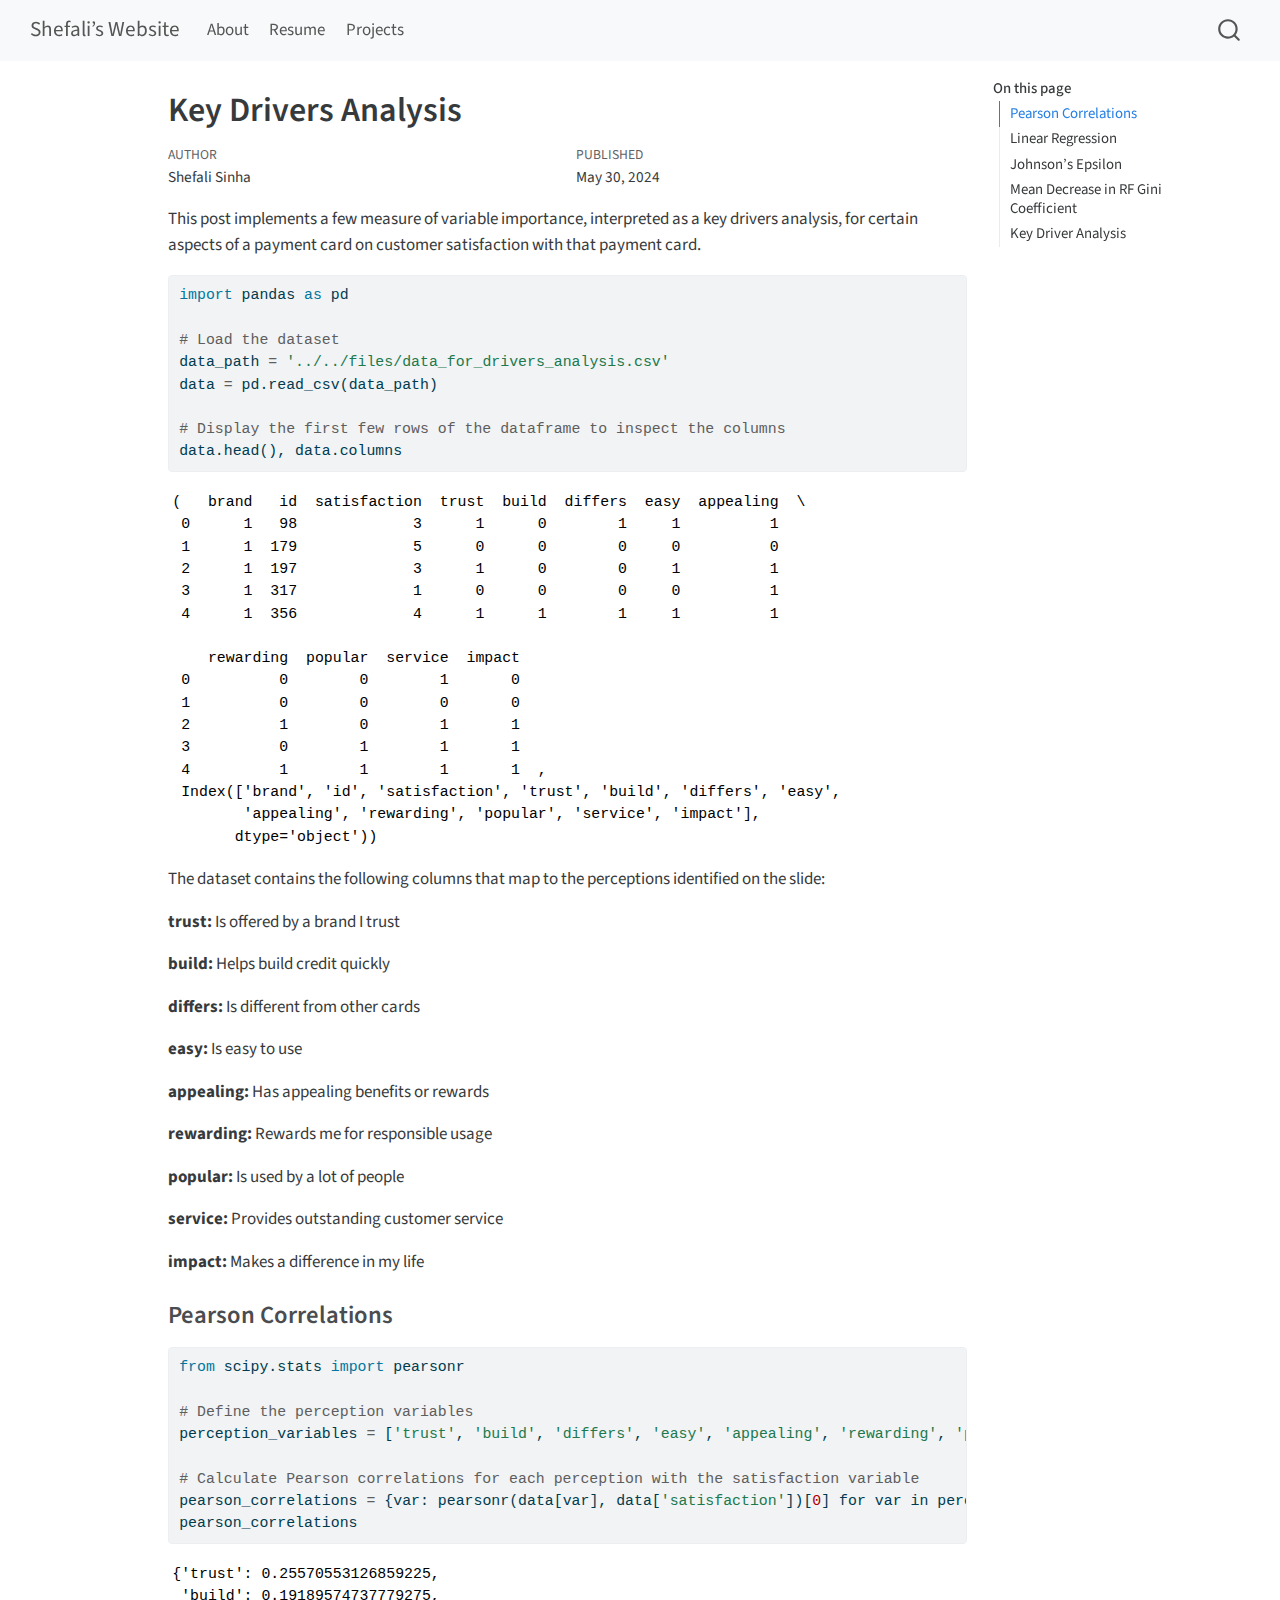
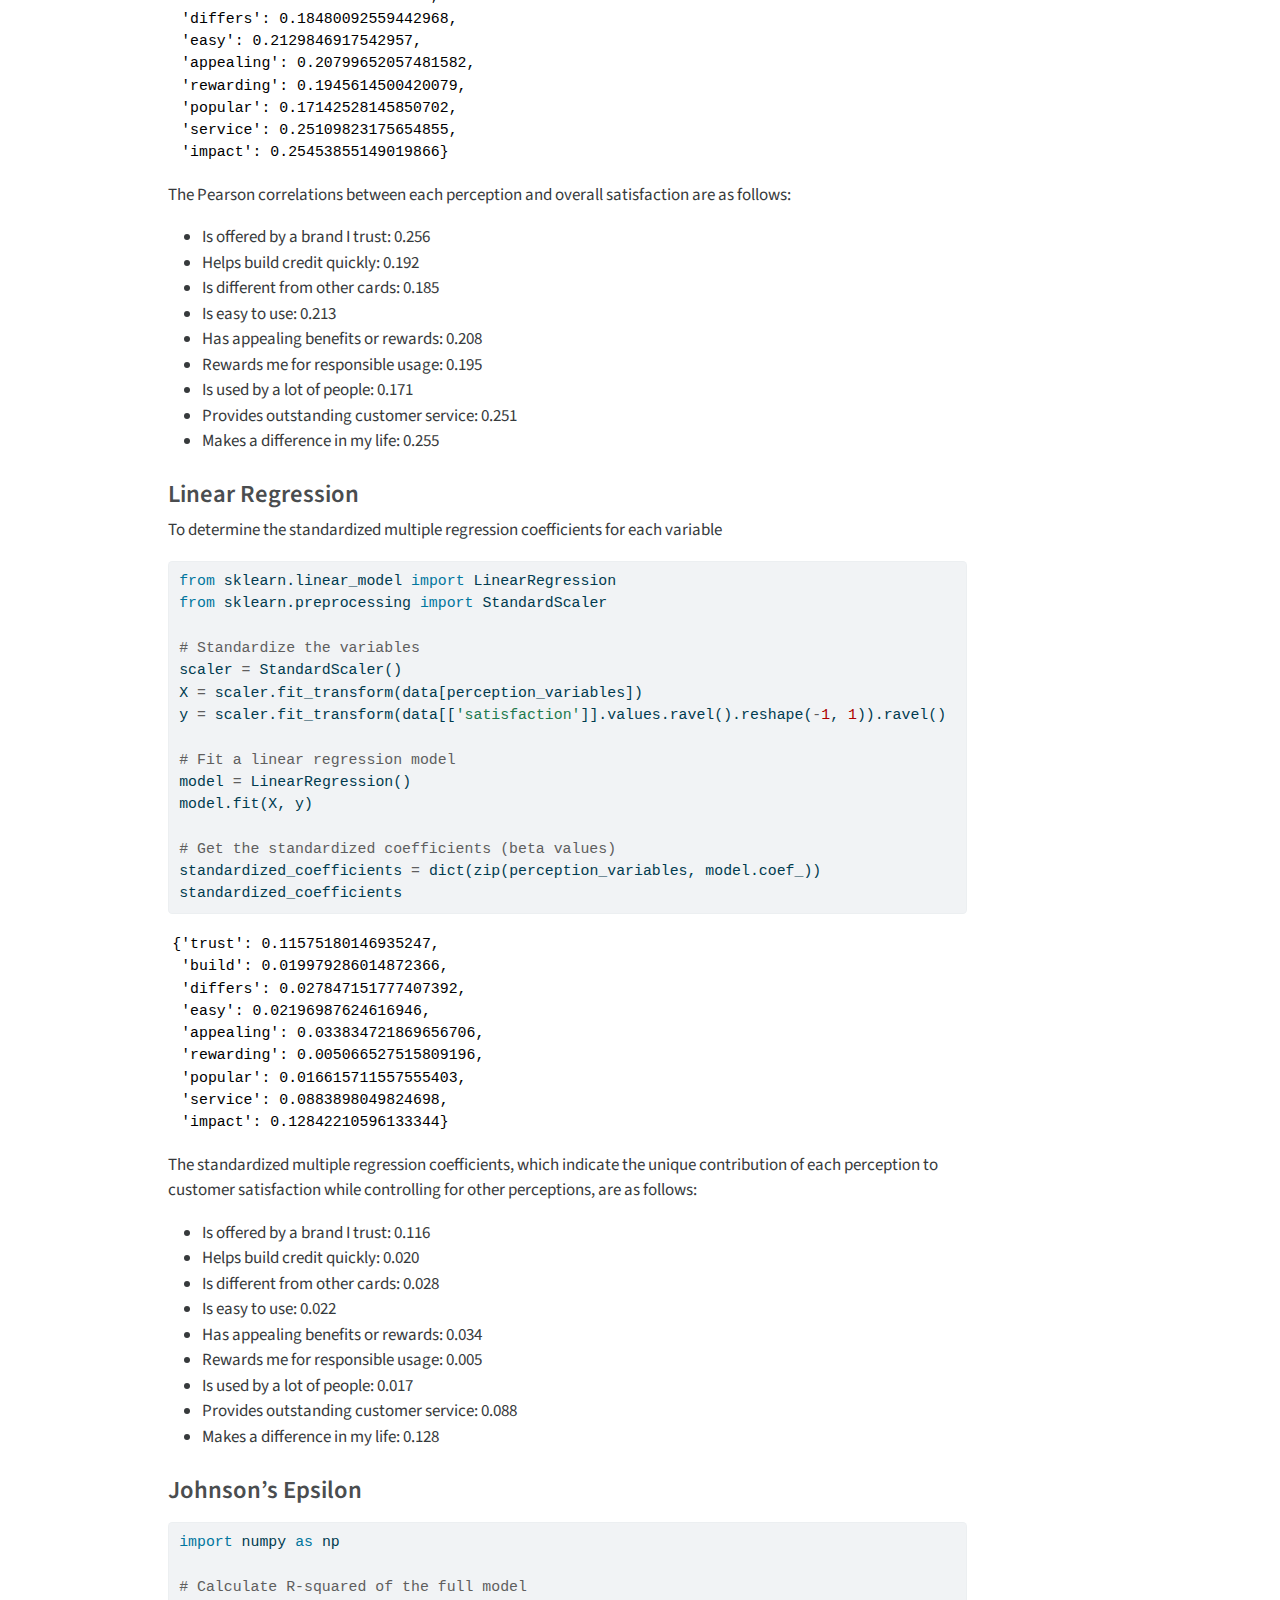
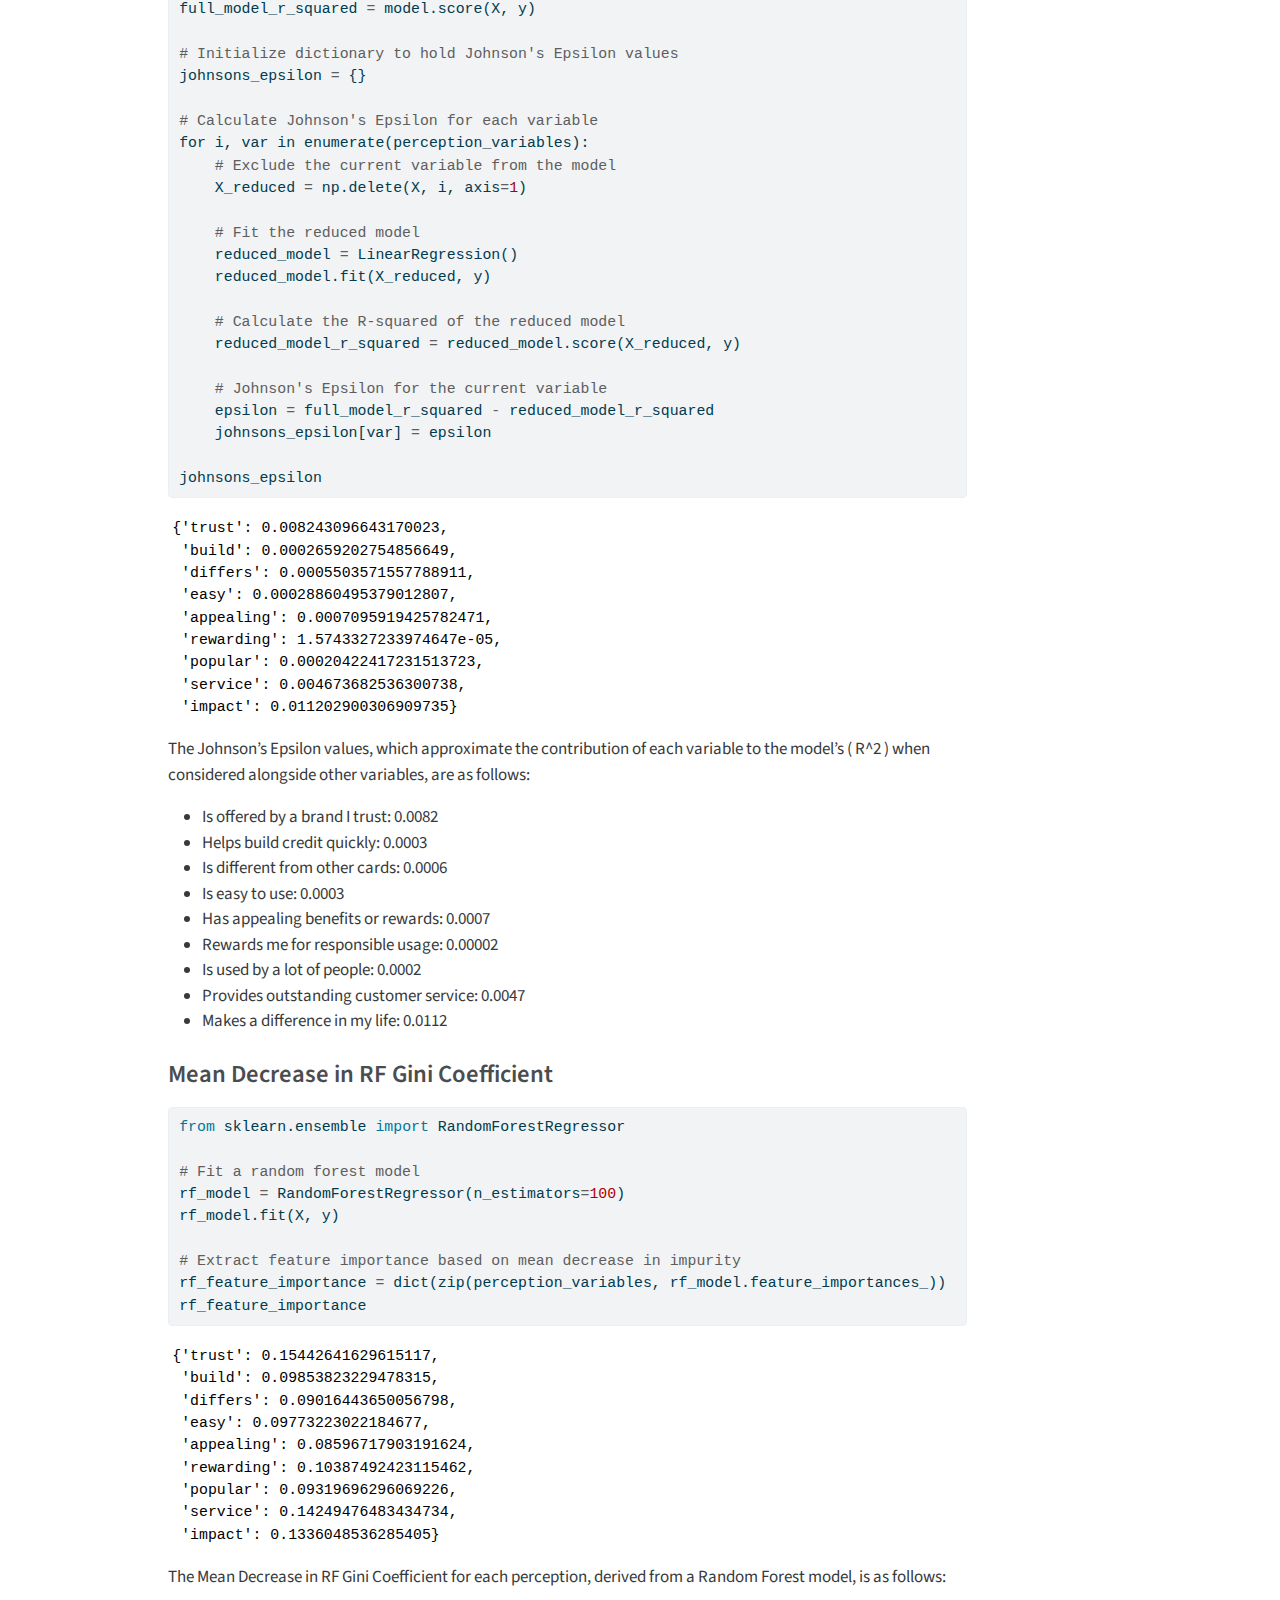
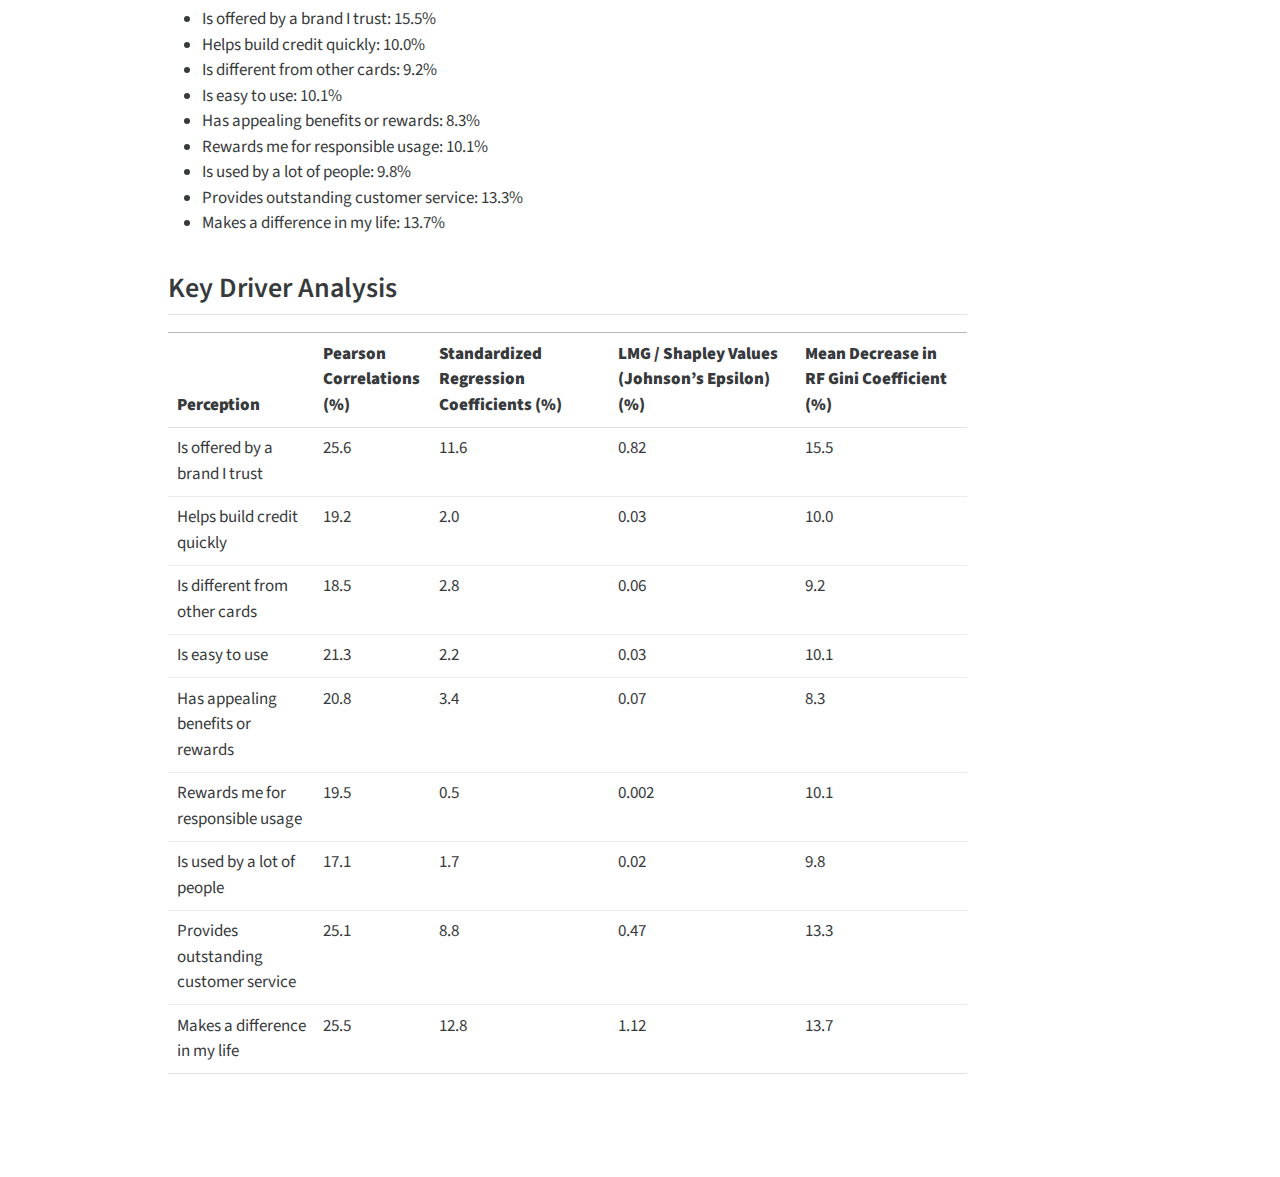
<file: docs/projects/project 1/hw4_questions.html>
<!DOCTYPE html>
<html xmlns="http://www.w3.org/1999/xhtml" lang="en" xml:lang="en"><head>

<meta charset="utf-8">
<meta name="generator" content="quarto-1.4.506">

<meta name="viewport" content="width=device-width, initial-scale=1.0, user-scalable=yes">

<meta name="author" content="Shefali Sinha">
<meta name="dcterms.date" content="2024-05-30">

<title>Shefali’s Website - Key Drivers Analysis</title>
<style>
code{white-space: pre-wrap;}
span.smallcaps{font-variant: small-caps;}
div.columns{display: flex; gap: min(4vw, 1.5em);}
div.column{flex: auto; overflow-x: auto;}
div.hanging-indent{margin-left: 1.5em; text-indent: -1.5em;}
ul.task-list{list-style: none;}
ul.task-list li input[type="checkbox"] {
  width: 0.8em;
  margin: 0 0.8em 0.2em -1em; /* quarto-specific, see https://github.com/quarto-dev/quarto-cli/issues/4556 */ 
  vertical-align: middle;
}
/* CSS for syntax highlighting */
pre > code.sourceCode { white-space: pre; position: relative; }
pre > code.sourceCode > span { line-height: 1.25; }
pre > code.sourceCode > span:empty { height: 1.2em; }
.sourceCode { overflow: visible; }
code.sourceCode > span { color: inherit; text-decoration: inherit; }
div.sourceCode { margin: 1em 0; }
pre.sourceCode { margin: 0; }
@media screen {
div.sourceCode { overflow: auto; }
}
@media print {
pre > code.sourceCode { white-space: pre-wrap; }
pre > code.sourceCode > span { text-indent: -5em; padding-left: 5em; }
}
pre.numberSource code
  { counter-reset: source-line 0; }
pre.numberSource code > span
  { position: relative; left: -4em; counter-increment: source-line; }
pre.numberSource code > span > a:first-child::before
  { content: counter(source-line);
    position: relative; left: -1em; text-align: right; vertical-align: baseline;
    border: none; display: inline-block;
    -webkit-touch-callout: none; -webkit-user-select: none;
    -khtml-user-select: none; -moz-user-select: none;
    -ms-user-select: none; user-select: none;
    padding: 0 4px; width: 4em;
  }
pre.numberSource { margin-left: 3em;  padding-left: 4px; }
div.sourceCode
  {   }
@media screen {
pre > code.sourceCode > span > a:first-child::before { text-decoration: underline; }
}
</style>


<script src="../../site_libs/quarto-nav/quarto-nav.js"></script>
<script src="../../site_libs/quarto-nav/headroom.min.js"></script>
<script src="../../site_libs/clipboard/clipboard.min.js"></script>
<script src="../../site_libs/quarto-search/autocomplete.umd.js"></script>
<script src="../../site_libs/quarto-search/fuse.min.js"></script>
<script src="../../site_libs/quarto-search/quarto-search.js"></script>
<meta name="quarto:offset" content="../../">
<script src="../../site_libs/quarto-html/quarto.js"></script>
<script src="../../site_libs/quarto-html/popper.min.js"></script>
<script src="../../site_libs/quarto-html/tippy.umd.min.js"></script>
<script src="../../site_libs/quarto-html/anchor.min.js"></script>
<link href="../../site_libs/quarto-html/tippy.css" rel="stylesheet">
<link href="../../site_libs/quarto-html/quarto-syntax-highlighting.css" rel="stylesheet" id="quarto-text-highlighting-styles">
<script src="../../site_libs/bootstrap/bootstrap.min.js"></script>
<link href="../../site_libs/bootstrap/bootstrap-icons.css" rel="stylesheet">
<link href="../../site_libs/bootstrap/bootstrap.min.css" rel="stylesheet" id="quarto-bootstrap" data-mode="light">
<script id="quarto-search-options" type="application/json">{
  "location": "navbar",
  "copy-button": false,
  "collapse-after": 3,
  "panel-placement": "end",
  "type": "overlay",
  "limit": 50,
  "keyboard-shortcut": [
    "f",
    "/",
    "s"
  ],
  "show-item-context": false,
  "language": {
    "search-no-results-text": "No results",
    "search-matching-documents-text": "matching documents",
    "search-copy-link-title": "Copy link to search",
    "search-hide-matches-text": "Hide additional matches",
    "search-more-match-text": "more match in this document",
    "search-more-matches-text": "more matches in this document",
    "search-clear-button-title": "Clear",
    "search-detached-cancel-button-title": "Cancel",
    "search-submit-button-title": "Submit",
    "search-label": "Search"
  }
}</script>


<link rel="stylesheet" href="../../styles.css">
</head>

<body class="nav-fixed">

<div id="quarto-search-results"></div>
  <header id="quarto-header" class="headroom fixed-top">
    <nav class="navbar navbar-expand-lg " data-bs-theme="dark">
      <div class="navbar-container container-fluid">
      <div class="navbar-brand-container mx-auto">
    <a class="navbar-brand" href="../../index.html">
    <span class="navbar-title">Shefali’s Website</span>
    </a>
  </div>
            <div id="quarto-search" class="" title="Search"></div>
          <button class="navbar-toggler" type="button" data-bs-toggle="collapse" data-bs-target="#navbarCollapse" aria-controls="navbarCollapse" aria-expanded="false" aria-label="Toggle navigation" onclick="if (window.quartoToggleHeadroom) { window.quartoToggleHeadroom(); }">
  <span class="navbar-toggler-icon"></span>
</button>
          <div class="collapse navbar-collapse" id="navbarCollapse">
            <ul class="navbar-nav navbar-nav-scroll me-auto">
  <li class="nav-item">
    <a class="nav-link" href="../../index.html"> 
<span class="menu-text">About</span></a>
  </li>  
  <li class="nav-item">
    <a class="nav-link" href="../../resume.html"> 
<span class="menu-text">Resume</span></a>
  </li>  
  <li class="nav-item">
    <a class="nav-link" href="../../projects.html"> 
<span class="menu-text">Projects</span></a>
  </li>  
</ul>
          </div> <!-- /navcollapse -->
          <div class="quarto-navbar-tools">
</div>
      </div> <!-- /container-fluid -->
    </nav>
</header>
<!-- content -->
<div id="quarto-content" class="quarto-container page-columns page-rows-contents page-layout-article page-navbar">
<!-- sidebar -->
<!-- margin-sidebar -->
    <div id="quarto-margin-sidebar" class="sidebar margin-sidebar">
        <nav id="TOC" role="doc-toc" class="toc-active">
    <h2 id="toc-title">On this page</h2>
   
  <ul>
  <li><a href="#pearson-correlations" id="toc-pearson-correlations" class="nav-link active" data-scroll-target="#pearson-correlations">Pearson Correlations</a></li>
  <li><a href="#linear-regression" id="toc-linear-regression" class="nav-link" data-scroll-target="#linear-regression">Linear Regression</a></li>
  <li><a href="#johnsons-epsilon" id="toc-johnsons-epsilon" class="nav-link" data-scroll-target="#johnsons-epsilon">Johnson’s Epsilon</a></li>
  <li><a href="#mean-decrease-in-rf-gini-coefficient" id="toc-mean-decrease-in-rf-gini-coefficient" class="nav-link" data-scroll-target="#mean-decrease-in-rf-gini-coefficient">Mean Decrease in RF Gini Coefficient</a></li>
  <li><a href="#key-driver-analysis" id="toc-key-driver-analysis" class="nav-link" data-scroll-target="#key-driver-analysis">Key Driver Analysis</a></li>
  </ul>
</nav>
    </div>
<!-- main -->
<main class="content" id="quarto-document-content">

<header id="title-block-header" class="quarto-title-block default">
<div class="quarto-title">
<h1 class="title">Key Drivers Analysis</h1>
</div>



<div class="quarto-title-meta">

    <div>
    <div class="quarto-title-meta-heading">Author</div>
    <div class="quarto-title-meta-contents">
             <p>Shefali Sinha </p>
          </div>
  </div>
    
    <div>
    <div class="quarto-title-meta-heading">Published</div>
    <div class="quarto-title-meta-contents">
      <p class="date">May 30, 2024</p>
    </div>
  </div>
  
    
  </div>
  


</header>


<p>This post implements a few measure of variable importance, interpreted as a key drivers analysis, for certain aspects of a payment card on customer satisfaction with that payment card.</p>
<div id="a9622a90" class="cell" data-execution_count="1">
<div class="sourceCode cell-code" id="cb1"><pre class="sourceCode python code-with-copy"><code class="sourceCode python"><span id="cb1-1"><a href="#cb1-1" aria-hidden="true" tabindex="-1"></a><span class="im">import</span> pandas <span class="im">as</span> pd</span>
<span id="cb1-2"><a href="#cb1-2" aria-hidden="true" tabindex="-1"></a></span>
<span id="cb1-3"><a href="#cb1-3" aria-hidden="true" tabindex="-1"></a><span class="co"># Load the dataset</span></span>
<span id="cb1-4"><a href="#cb1-4" aria-hidden="true" tabindex="-1"></a>data_path <span class="op">=</span> <span class="st">'../../files/data_for_drivers_analysis.csv'</span></span>
<span id="cb1-5"><a href="#cb1-5" aria-hidden="true" tabindex="-1"></a>data <span class="op">=</span> pd.read_csv(data_path)</span>
<span id="cb1-6"><a href="#cb1-6" aria-hidden="true" tabindex="-1"></a></span>
<span id="cb1-7"><a href="#cb1-7" aria-hidden="true" tabindex="-1"></a><span class="co"># Display the first few rows of the dataframe to inspect the columns</span></span>
<span id="cb1-8"><a href="#cb1-8" aria-hidden="true" tabindex="-1"></a>data.head(), data.columns</span></code><button title="Copy to Clipboard" class="code-copy-button"><i class="bi"></i></button></pre></div>
<div class="cell-output cell-output-display" data-execution_count="6">
<pre><code>(   brand   id  satisfaction  trust  build  differs  easy  appealing  \
 0      1   98             3      1      0        1     1          1   
 1      1  179             5      0      0        0     0          0   
 2      1  197             3      1      0        0     1          1   
 3      1  317             1      0      0        0     0          1   
 4      1  356             4      1      1        1     1          1   
 
    rewarding  popular  service  impact  
 0          0        0        1       0  
 1          0        0        0       0  
 2          1        0        1       1  
 3          0        1        1       1  
 4          1        1        1       1  ,
 Index(['brand', 'id', 'satisfaction', 'trust', 'build', 'differs', 'easy',
        'appealing', 'rewarding', 'popular', 'service', 'impact'],
       dtype='object'))</code></pre>
</div>
</div>
<p>The dataset contains the following columns that map to the perceptions identified on the slide:</p>
<p><strong>trust:</strong> Is offered by a brand I trust</p>
<p><strong>build:</strong> Helps build credit quickly</p>
<p><strong>differs:</strong> Is different from other cards</p>
<p><strong>easy:</strong> Is easy to use</p>
<p><strong>appealing:</strong> Has appealing benefits or rewards</p>
<p><strong>rewarding:</strong> Rewards me for responsible usage</p>
<p><strong>popular:</strong> Is used by a lot of people</p>
<p><strong>service:</strong> Provides outstanding customer service</p>
<p><strong>impact:</strong> Makes a difference in my life</p>
<section id="pearson-correlations" class="level3">
<h3 class="anchored" data-anchor-id="pearson-correlations">Pearson Correlations</h3>
<div id="ef54ff67" class="cell" data-execution_count="2">
<div class="sourceCode cell-code" id="cb3"><pre class="sourceCode python code-with-copy"><code class="sourceCode python"><span id="cb3-1"><a href="#cb3-1" aria-hidden="true" tabindex="-1"></a><span class="im">from</span> scipy.stats <span class="im">import</span> pearsonr</span>
<span id="cb3-2"><a href="#cb3-2" aria-hidden="true" tabindex="-1"></a></span>
<span id="cb3-3"><a href="#cb3-3" aria-hidden="true" tabindex="-1"></a><span class="co"># Define the perception variables</span></span>
<span id="cb3-4"><a href="#cb3-4" aria-hidden="true" tabindex="-1"></a>perception_variables <span class="op">=</span> [<span class="st">'trust'</span>, <span class="st">'build'</span>, <span class="st">'differs'</span>, <span class="st">'easy'</span>, <span class="st">'appealing'</span>, <span class="st">'rewarding'</span>, <span class="st">'popular'</span>, <span class="st">'service'</span>, <span class="st">'impact'</span>]</span>
<span id="cb3-5"><a href="#cb3-5" aria-hidden="true" tabindex="-1"></a></span>
<span id="cb3-6"><a href="#cb3-6" aria-hidden="true" tabindex="-1"></a><span class="co"># Calculate Pearson correlations for each perception with the satisfaction variable</span></span>
<span id="cb3-7"><a href="#cb3-7" aria-hidden="true" tabindex="-1"></a>pearson_correlations <span class="op">=</span> {var: pearsonr(data[var], data[<span class="st">'satisfaction'</span>])[<span class="dv">0</span>] <span class="cf">for</span> var <span class="kw">in</span> perception_variables}</span>
<span id="cb3-8"><a href="#cb3-8" aria-hidden="true" tabindex="-1"></a>pearson_correlations</span></code><button title="Copy to Clipboard" class="code-copy-button"><i class="bi"></i></button></pre></div>
<div class="cell-output cell-output-display" data-execution_count="7">
<pre><code>{'trust': 0.25570553126859225,
 'build': 0.19189574737779275,
 'differs': 0.18480092559442968,
 'easy': 0.2129846917542957,
 'appealing': 0.20799652057481582,
 'rewarding': 0.1945614500420079,
 'popular': 0.17142528145850702,
 'service': 0.25109823175654855,
 'impact': 0.25453855149019866}</code></pre>
</div>
</div>
<p>The Pearson correlations between each perception and overall satisfaction are as follows:</p>
<ul>
<li>Is offered by a brand I trust: 0.256</li>
<li>Helps build credit quickly: 0.192</li>
<li>Is different from other cards: 0.185</li>
<li>Is easy to use: 0.213</li>
<li>Has appealing benefits or rewards: 0.208</li>
<li>Rewards me for responsible usage: 0.195</li>
<li>Is used by a lot of people: 0.171</li>
<li>Provides outstanding customer service: 0.251</li>
<li>Makes a difference in my life: 0.255</li>
</ul>
</section>
<section id="linear-regression" class="level3">
<h3 class="anchored" data-anchor-id="linear-regression">Linear Regression</h3>
<p>To determine the standardized multiple regression coefficients for each variable</p>
<div id="ed80fbde" class="cell" data-execution_count="3">
<div class="sourceCode cell-code" id="cb5"><pre class="sourceCode python code-with-copy"><code class="sourceCode python"><span id="cb5-1"><a href="#cb5-1" aria-hidden="true" tabindex="-1"></a><span class="im">from</span> sklearn.linear_model <span class="im">import</span> LinearRegression</span>
<span id="cb5-2"><a href="#cb5-2" aria-hidden="true" tabindex="-1"></a><span class="im">from</span> sklearn.preprocessing <span class="im">import</span> StandardScaler</span>
<span id="cb5-3"><a href="#cb5-3" aria-hidden="true" tabindex="-1"></a></span>
<span id="cb5-4"><a href="#cb5-4" aria-hidden="true" tabindex="-1"></a><span class="co"># Standardize the variables</span></span>
<span id="cb5-5"><a href="#cb5-5" aria-hidden="true" tabindex="-1"></a>scaler <span class="op">=</span> StandardScaler()</span>
<span id="cb5-6"><a href="#cb5-6" aria-hidden="true" tabindex="-1"></a>X <span class="op">=</span> scaler.fit_transform(data[perception_variables])</span>
<span id="cb5-7"><a href="#cb5-7" aria-hidden="true" tabindex="-1"></a>y <span class="op">=</span> scaler.fit_transform(data[[<span class="st">'satisfaction'</span>]].values.ravel().reshape(<span class="op">-</span><span class="dv">1</span>, <span class="dv">1</span>)).ravel()</span>
<span id="cb5-8"><a href="#cb5-8" aria-hidden="true" tabindex="-1"></a></span>
<span id="cb5-9"><a href="#cb5-9" aria-hidden="true" tabindex="-1"></a><span class="co"># Fit a linear regression model</span></span>
<span id="cb5-10"><a href="#cb5-10" aria-hidden="true" tabindex="-1"></a>model <span class="op">=</span> LinearRegression()</span>
<span id="cb5-11"><a href="#cb5-11" aria-hidden="true" tabindex="-1"></a>model.fit(X, y)</span>
<span id="cb5-12"><a href="#cb5-12" aria-hidden="true" tabindex="-1"></a></span>
<span id="cb5-13"><a href="#cb5-13" aria-hidden="true" tabindex="-1"></a><span class="co"># Get the standardized coefficients (beta values)</span></span>
<span id="cb5-14"><a href="#cb5-14" aria-hidden="true" tabindex="-1"></a>standardized_coefficients <span class="op">=</span> <span class="bu">dict</span>(<span class="bu">zip</span>(perception_variables, model.coef_))</span>
<span id="cb5-15"><a href="#cb5-15" aria-hidden="true" tabindex="-1"></a>standardized_coefficients</span></code><button title="Copy to Clipboard" class="code-copy-button"><i class="bi"></i></button></pre></div>
<div class="cell-output cell-output-display" data-execution_count="8">
<pre><code>{'trust': 0.11575180146935247,
 'build': 0.019979286014872366,
 'differs': 0.027847151777407392,
 'easy': 0.02196987624616946,
 'appealing': 0.033834721869656706,
 'rewarding': 0.005066527515809196,
 'popular': 0.016615711557555403,
 'service': 0.0883898049824698,
 'impact': 0.12842210596133344}</code></pre>
</div>
</div>
<p>The standardized multiple regression coefficients, which indicate the unique contribution of each perception to customer satisfaction while controlling for other perceptions, are as follows:</p>
<ul>
<li>Is offered by a brand I trust: 0.116</li>
<li>Helps build credit quickly: 0.020</li>
<li>Is different from other cards: 0.028</li>
<li>Is easy to use: 0.022</li>
<li>Has appealing benefits or rewards: 0.034</li>
<li>Rewards me for responsible usage: 0.005</li>
<li>Is used by a lot of people: 0.017</li>
<li>Provides outstanding customer service: 0.088</li>
<li>Makes a difference in my life: 0.128</li>
</ul>
</section>
<section id="johnsons-epsilon" class="level3">
<h3 class="anchored" data-anchor-id="johnsons-epsilon">Johnson’s Epsilon</h3>
<div id="44bea6c9" class="cell" data-execution_count="4">
<div class="sourceCode cell-code" id="cb7"><pre class="sourceCode python code-with-copy"><code class="sourceCode python"><span id="cb7-1"><a href="#cb7-1" aria-hidden="true" tabindex="-1"></a><span class="im">import</span> numpy <span class="im">as</span> np</span>
<span id="cb7-2"><a href="#cb7-2" aria-hidden="true" tabindex="-1"></a></span>
<span id="cb7-3"><a href="#cb7-3" aria-hidden="true" tabindex="-1"></a><span class="co"># Calculate R-squared of the full model</span></span>
<span id="cb7-4"><a href="#cb7-4" aria-hidden="true" tabindex="-1"></a>full_model_r_squared <span class="op">=</span> model.score(X, y)</span>
<span id="cb7-5"><a href="#cb7-5" aria-hidden="true" tabindex="-1"></a></span>
<span id="cb7-6"><a href="#cb7-6" aria-hidden="true" tabindex="-1"></a><span class="co"># Initialize dictionary to hold Johnson's Epsilon values</span></span>
<span id="cb7-7"><a href="#cb7-7" aria-hidden="true" tabindex="-1"></a>johnsons_epsilon <span class="op">=</span> {}</span>
<span id="cb7-8"><a href="#cb7-8" aria-hidden="true" tabindex="-1"></a></span>
<span id="cb7-9"><a href="#cb7-9" aria-hidden="true" tabindex="-1"></a><span class="co"># Calculate Johnson's Epsilon for each variable</span></span>
<span id="cb7-10"><a href="#cb7-10" aria-hidden="true" tabindex="-1"></a><span class="cf">for</span> i, var <span class="kw">in</span> <span class="bu">enumerate</span>(perception_variables):</span>
<span id="cb7-11"><a href="#cb7-11" aria-hidden="true" tabindex="-1"></a>    <span class="co"># Exclude the current variable from the model</span></span>
<span id="cb7-12"><a href="#cb7-12" aria-hidden="true" tabindex="-1"></a>    X_reduced <span class="op">=</span> np.delete(X, i, axis<span class="op">=</span><span class="dv">1</span>)</span>
<span id="cb7-13"><a href="#cb7-13" aria-hidden="true" tabindex="-1"></a>    </span>
<span id="cb7-14"><a href="#cb7-14" aria-hidden="true" tabindex="-1"></a>    <span class="co"># Fit the reduced model</span></span>
<span id="cb7-15"><a href="#cb7-15" aria-hidden="true" tabindex="-1"></a>    reduced_model <span class="op">=</span> LinearRegression()</span>
<span id="cb7-16"><a href="#cb7-16" aria-hidden="true" tabindex="-1"></a>    reduced_model.fit(X_reduced, y)</span>
<span id="cb7-17"><a href="#cb7-17" aria-hidden="true" tabindex="-1"></a>    </span>
<span id="cb7-18"><a href="#cb7-18" aria-hidden="true" tabindex="-1"></a>    <span class="co"># Calculate the R-squared of the reduced model</span></span>
<span id="cb7-19"><a href="#cb7-19" aria-hidden="true" tabindex="-1"></a>    reduced_model_r_squared <span class="op">=</span> reduced_model.score(X_reduced, y)</span>
<span id="cb7-20"><a href="#cb7-20" aria-hidden="true" tabindex="-1"></a>    </span>
<span id="cb7-21"><a href="#cb7-21" aria-hidden="true" tabindex="-1"></a>    <span class="co"># Johnson's Epsilon for the current variable</span></span>
<span id="cb7-22"><a href="#cb7-22" aria-hidden="true" tabindex="-1"></a>    epsilon <span class="op">=</span> full_model_r_squared <span class="op">-</span> reduced_model_r_squared</span>
<span id="cb7-23"><a href="#cb7-23" aria-hidden="true" tabindex="-1"></a>    johnsons_epsilon[var] <span class="op">=</span> epsilon</span>
<span id="cb7-24"><a href="#cb7-24" aria-hidden="true" tabindex="-1"></a></span>
<span id="cb7-25"><a href="#cb7-25" aria-hidden="true" tabindex="-1"></a>johnsons_epsilon</span></code><button title="Copy to Clipboard" class="code-copy-button"><i class="bi"></i></button></pre></div>
<div class="cell-output cell-output-display" data-execution_count="9">
<pre><code>{'trust': 0.008243096643170023,
 'build': 0.0002659202754856649,
 'differs': 0.0005503571557788911,
 'easy': 0.00028860495379012807,
 'appealing': 0.0007095919425782471,
 'rewarding': 1.5743327233974647e-05,
 'popular': 0.00020422417231513723,
 'service': 0.004673682536300738,
 'impact': 0.011202900306909735}</code></pre>
</div>
</div>
<p>The Johnson’s Epsilon values, which approximate the contribution of each variable to the model’s ( R^2 ) when considered alongside other variables, are as follows:</p>
<ul>
<li>Is offered by a brand I trust: 0.0082</li>
<li>Helps build credit quickly: 0.0003</li>
<li>Is different from other cards: 0.0006</li>
<li>Is easy to use: 0.0003</li>
<li>Has appealing benefits or rewards: 0.0007</li>
<li>Rewards me for responsible usage: 0.00002</li>
<li>Is used by a lot of people: 0.0002</li>
<li>Provides outstanding customer service: 0.0047</li>
<li>Makes a difference in my life: 0.0112</li>
</ul>
</section>
<section id="mean-decrease-in-rf-gini-coefficient" class="level3">
<h3 class="anchored" data-anchor-id="mean-decrease-in-rf-gini-coefficient">Mean Decrease in RF Gini Coefficient</h3>
<div id="96541905" class="cell" data-execution_count="5">
<div class="sourceCode cell-code" id="cb9"><pre class="sourceCode python code-with-copy"><code class="sourceCode python"><span id="cb9-1"><a href="#cb9-1" aria-hidden="true" tabindex="-1"></a><span class="im">from</span> sklearn.ensemble <span class="im">import</span> RandomForestRegressor</span>
<span id="cb9-2"><a href="#cb9-2" aria-hidden="true" tabindex="-1"></a></span>
<span id="cb9-3"><a href="#cb9-3" aria-hidden="true" tabindex="-1"></a><span class="co"># Fit a random forest model</span></span>
<span id="cb9-4"><a href="#cb9-4" aria-hidden="true" tabindex="-1"></a>rf_model <span class="op">=</span> RandomForestRegressor(n_estimators<span class="op">=</span><span class="dv">100</span>)</span>
<span id="cb9-5"><a href="#cb9-5" aria-hidden="true" tabindex="-1"></a>rf_model.fit(X, y)</span>
<span id="cb9-6"><a href="#cb9-6" aria-hidden="true" tabindex="-1"></a></span>
<span id="cb9-7"><a href="#cb9-7" aria-hidden="true" tabindex="-1"></a><span class="co"># Extract feature importance based on mean decrease in impurity</span></span>
<span id="cb9-8"><a href="#cb9-8" aria-hidden="true" tabindex="-1"></a>rf_feature_importance <span class="op">=</span> <span class="bu">dict</span>(<span class="bu">zip</span>(perception_variables, rf_model.feature_importances_))</span>
<span id="cb9-9"><a href="#cb9-9" aria-hidden="true" tabindex="-1"></a>rf_feature_importance</span></code><button title="Copy to Clipboard" class="code-copy-button"><i class="bi"></i></button></pre></div>
<div class="cell-output cell-output-display" data-execution_count="10">
<pre><code>{'trust': 0.15442641629615117,
 'build': 0.09853823229478315,
 'differs': 0.09016443650056798,
 'easy': 0.09773223022184677,
 'appealing': 0.08596717903191624,
 'rewarding': 0.10387492423115462,
 'popular': 0.09319696296069226,
 'service': 0.14249476483434734,
 'impact': 0.1336048536285405}</code></pre>
</div>
</div>
<p>The Mean Decrease in RF Gini Coefficient for each perception, derived from a Random Forest model, is as follows:</p>
<ul>
<li>Is offered by a brand I trust: 15.5%</li>
<li>Helps build credit quickly: 10.0%</li>
<li>Is different from other cards: 9.2%</li>
<li>Is easy to use: 10.1%</li>
<li>Has appealing benefits or rewards: 8.3%</li>
<li>Rewards me for responsible usage: 10.1%</li>
<li>Is used by a lot of people: 9.8%</li>
<li>Provides outstanding customer service: 13.3%</li>
<li>Makes a difference in my life: 13.7%</li>
</ul>
</section>
<section id="key-driver-analysis" class="level2">
<h2 class="anchored" data-anchor-id="key-driver-analysis">Key Driver Analysis</h2>
<table class="table">
<colgroup>
<col style="width: 18%">
<col style="width: 14%">
<col style="width: 22%">
<col style="width: 23%">
<col style="width: 21%">
</colgroup>
<thead>
<tr class="header">
<th><strong>Perception</strong></th>
<th><strong>Pearson Correlations (%)</strong></th>
<th><strong>Standardized Regression Coefficients (%)</strong></th>
<th><strong>LMG / Shapley Values (Johnson’s Epsilon) (%)</strong></th>
<th><strong>Mean Decrease in RF Gini Coefficient (%)</strong></th>
</tr>
</thead>
<tbody>
<tr class="odd">
<td>Is offered by a brand I trust</td>
<td>25.6</td>
<td>11.6</td>
<td>0.82</td>
<td>15.5</td>
</tr>
<tr class="even">
<td>Helps build credit quickly</td>
<td>19.2</td>
<td>2.0</td>
<td>0.03</td>
<td>10.0</td>
</tr>
<tr class="odd">
<td>Is different from other cards</td>
<td>18.5</td>
<td>2.8</td>
<td>0.06</td>
<td>9.2</td>
</tr>
<tr class="even">
<td>Is easy to use</td>
<td>21.3</td>
<td>2.2</td>
<td>0.03</td>
<td>10.1</td>
</tr>
<tr class="odd">
<td>Has appealing benefits or rewards</td>
<td>20.8</td>
<td>3.4</td>
<td>0.07</td>
<td>8.3</td>
</tr>
<tr class="even">
<td>Rewards me for responsible usage</td>
<td>19.5</td>
<td>0.5</td>
<td>0.002</td>
<td>10.1</td>
</tr>
<tr class="odd">
<td>Is used by a lot of people</td>
<td>17.1</td>
<td>1.7</td>
<td>0.02</td>
<td>9.8</td>
</tr>
<tr class="even">
<td>Provides outstanding customer service</td>
<td>25.1</td>
<td>8.8</td>
<td>0.47</td>
<td>13.3</td>
</tr>
<tr class="odd">
<td>Makes a difference in my life</td>
<td>25.5</td>
<td>12.8</td>
<td>1.12</td>
<td>13.7</td>
</tr>
</tbody>
</table>


</section>

</main> <!-- /main -->
<script id="quarto-html-after-body" type="application/javascript">
window.document.addEventListener("DOMContentLoaded", function (event) {
  const toggleBodyColorMode = (bsSheetEl) => {
    const mode = bsSheetEl.getAttribute("data-mode");
    const bodyEl = window.document.querySelector("body");
    if (mode === "dark") {
      bodyEl.classList.add("quarto-dark");
      bodyEl.classList.remove("quarto-light");
    } else {
      bodyEl.classList.add("quarto-light");
      bodyEl.classList.remove("quarto-dark");
    }
  }
  const toggleBodyColorPrimary = () => {
    const bsSheetEl = window.document.querySelector("link#quarto-bootstrap");
    if (bsSheetEl) {
      toggleBodyColorMode(bsSheetEl);
    }
  }
  toggleBodyColorPrimary();  
  const icon = "";
  const anchorJS = new window.AnchorJS();
  anchorJS.options = {
    placement: 'right',
    icon: icon
  };
  anchorJS.add('.anchored');
  const isCodeAnnotation = (el) => {
    for (const clz of el.classList) {
      if (clz.startsWith('code-annotation-')) {                     
        return true;
      }
    }
    return false;
  }
  const clipboard = new window.ClipboardJS('.code-copy-button', {
    text: function(trigger) {
      const codeEl = trigger.previousElementSibling.cloneNode(true);
      for (const childEl of codeEl.children) {
        if (isCodeAnnotation(childEl)) {
          childEl.remove();
        }
      }
      return codeEl.innerText;
    }
  });
  clipboard.on('success', function(e) {
    // button target
    const button = e.trigger;
    // don't keep focus
    button.blur();
    // flash "checked"
    button.classList.add('code-copy-button-checked');
    var currentTitle = button.getAttribute("title");
    button.setAttribute("title", "Copied!");
    let tooltip;
    if (window.bootstrap) {
      button.setAttribute("data-bs-toggle", "tooltip");
      button.setAttribute("data-bs-placement", "left");
      button.setAttribute("data-bs-title", "Copied!");
      tooltip = new bootstrap.Tooltip(button, 
        { trigger: "manual", 
          customClass: "code-copy-button-tooltip",
          offset: [0, -8]});
      tooltip.show();    
    }
    setTimeout(function() {
      if (tooltip) {
        tooltip.hide();
        button.removeAttribute("data-bs-title");
        button.removeAttribute("data-bs-toggle");
        button.removeAttribute("data-bs-placement");
      }
      button.setAttribute("title", currentTitle);
      button.classList.remove('code-copy-button-checked');
    }, 1000);
    // clear code selection
    e.clearSelection();
  });
  function tippyHover(el, contentFn, onTriggerFn, onUntriggerFn) {
    const config = {
      allowHTML: true,
      maxWidth: 500,
      delay: 100,
      arrow: false,
      appendTo: function(el) {
          return el.parentElement;
      },
      interactive: true,
      interactiveBorder: 10,
      theme: 'quarto',
      placement: 'bottom-start',
    };
    if (contentFn) {
      config.content = contentFn;
    }
    if (onTriggerFn) {
      config.onTrigger = onTriggerFn;
    }
    if (onUntriggerFn) {
      config.onUntrigger = onUntriggerFn;
    }
    window.tippy(el, config); 
  }
  const noterefs = window.document.querySelectorAll('a[role="doc-noteref"]');
  for (var i=0; i<noterefs.length; i++) {
    const ref = noterefs[i];
    tippyHover(ref, function() {
      // use id or data attribute instead here
      let href = ref.getAttribute('data-footnote-href') || ref.getAttribute('href');
      try { href = new URL(href).hash; } catch {}
      const id = href.replace(/^#\/?/, "");
      const note = window.document.getElementById(id);
      return note.innerHTML;
    });
  }
  const xrefs = window.document.querySelectorAll('a.quarto-xref');
  const processXRef = (id, note) => {
    // Strip column container classes
    const stripColumnClz = (el) => {
      el.classList.remove("page-full", "page-columns");
      if (el.children) {
        for (const child of el.children) {
          stripColumnClz(child);
        }
      }
    }
    stripColumnClz(note)
    const typesetMath = (el) => {
      if (window.MathJax) {
        // MathJax Typeset
        window.MathJax.typeset([el]);
      } else if (window.katex) {
        // KaTeX Render
        var mathElements = el.getElementsByClassName("math");
        var macros = [];
        for (var i = 0; i < mathElements.length; i++) {
          var texText = mathElements[i].firstChild;
          if (mathElements[i].tagName == "SPAN") {
            window.katex.render(texText.data, mathElements[i], {
              displayMode: mathElements[i].classList.contains('display'),
              throwOnError: false,
              macros: macros,
              fleqn: false
            });
          }
        }
      }
    }
    if (id === null || id.startsWith('sec-')) {
      // Special case sections, only their first couple elements
      const container = document.createElement("div");
      if (note.children && note.children.length > 2) {
        container.appendChild(note.children[0].cloneNode(true));
        for (let i = 1; i < note.children.length; i++) {
          const child = note.children[i];
          if (child.tagName === "P" && child.innerText === "") {
            continue;
          } else {
            container.appendChild(child.cloneNode(true));
            break;
          }
        }
        typesetMath(container);
        return container.innerHTML
      } else {
        typesetMath(note);
        return note.innerHTML;
      }
    } else {
      // Remove any anchor links if they are present
      const anchorLink = note.querySelector('a.anchorjs-link');
      if (anchorLink) {
        anchorLink.remove();
      }
      typesetMath(note);
      return note.innerHTML;
    }
  }
  for (var i=0; i<xrefs.length; i++) {
    const xref = xrefs[i];
    tippyHover(xref, undefined, function(instance) {
      instance.disable();
      let url = xref.getAttribute('href');
      let hash = undefined; 
      if (url.startsWith('#')) {
        hash = url;
      } else {
        try { hash = new URL(url).hash; } catch {}
      }
      if (hash) {
        const id = hash.replace(/^#\/?/, "");
        const note = window.document.getElementById(id);
        if (note !== null) {
          try {
            const html = processXRef(id, note.cloneNode(true));
            instance.setContent(html);
          } finally {
            instance.enable();
            instance.show();
          }
        } else {
          // See if we can fetch this
          fetch(url.split('#')[0])
          .then(res => res.text())
          .then(html => {
            const parser = new DOMParser();
            const htmlDoc = parser.parseFromString(html, "text/html");
            const note = htmlDoc.getElementById(id);
            if (note !== null) {
              const html = processXRef(id, note);
              instance.setContent(html);
            } 
          }).finally(() => {
            instance.enable();
            instance.show();
          });
        }
      } else {
        // See if we can fetch a full url (with no hash to target)
        // This is a special case and we should probably do some content thinning / targeting
        fetch(url)
        .then(res => res.text())
        .then(html => {
          const parser = new DOMParser();
          const htmlDoc = parser.parseFromString(html, "text/html");
          const note = htmlDoc.querySelector('main.content');
          if (note !== null) {
            // This should only happen for chapter cross references
            // (since there is no id in the URL)
            // remove the first header
            if (note.children.length > 0 && note.children[0].tagName === "HEADER") {
              note.children[0].remove();
            }
            const html = processXRef(null, note);
            instance.setContent(html);
          } 
        }).finally(() => {
          instance.enable();
          instance.show();
        });
      }
    }, function(instance) {
    });
  }
      let selectedAnnoteEl;
      const selectorForAnnotation = ( cell, annotation) => {
        let cellAttr = 'data-code-cell="' + cell + '"';
        let lineAttr = 'data-code-annotation="' +  annotation + '"';
        const selector = 'span[' + cellAttr + '][' + lineAttr + ']';
        return selector;
      }
      const selectCodeLines = (annoteEl) => {
        const doc = window.document;
        const targetCell = annoteEl.getAttribute("data-target-cell");
        const targetAnnotation = annoteEl.getAttribute("data-target-annotation");
        const annoteSpan = window.document.querySelector(selectorForAnnotation(targetCell, targetAnnotation));
        const lines = annoteSpan.getAttribute("data-code-lines").split(",");
        const lineIds = lines.map((line) => {
          return targetCell + "-" + line;
        })
        let top = null;
        let height = null;
        let parent = null;
        if (lineIds.length > 0) {
            //compute the position of the single el (top and bottom and make a div)
            const el = window.document.getElementById(lineIds[0]);
            top = el.offsetTop;
            height = el.offsetHeight;
            parent = el.parentElement.parentElement;
          if (lineIds.length > 1) {
            const lastEl = window.document.getElementById(lineIds[lineIds.length - 1]);
            const bottom = lastEl.offsetTop + lastEl.offsetHeight;
            height = bottom - top;
          }
          if (top !== null && height !== null && parent !== null) {
            // cook up a div (if necessary) and position it 
            let div = window.document.getElementById("code-annotation-line-highlight");
            if (div === null) {
              div = window.document.createElement("div");
              div.setAttribute("id", "code-annotation-line-highlight");
              div.style.position = 'absolute';
              parent.appendChild(div);
            }
            div.style.top = top - 2 + "px";
            div.style.height = height + 4 + "px";
            div.style.left = 0;
            let gutterDiv = window.document.getElementById("code-annotation-line-highlight-gutter");
            if (gutterDiv === null) {
              gutterDiv = window.document.createElement("div");
              gutterDiv.setAttribute("id", "code-annotation-line-highlight-gutter");
              gutterDiv.style.position = 'absolute';
              const codeCell = window.document.getElementById(targetCell);
              const gutter = codeCell.querySelector('.code-annotation-gutter');
              gutter.appendChild(gutterDiv);
            }
            gutterDiv.style.top = top - 2 + "px";
            gutterDiv.style.height = height + 4 + "px";
          }
          selectedAnnoteEl = annoteEl;
        }
      };
      const unselectCodeLines = () => {
        const elementsIds = ["code-annotation-line-highlight", "code-annotation-line-highlight-gutter"];
        elementsIds.forEach((elId) => {
          const div = window.document.getElementById(elId);
          if (div) {
            div.remove();
          }
        });
        selectedAnnoteEl = undefined;
      };
        // Handle positioning of the toggle
    window.addEventListener(
      "resize",
      throttle(() => {
        elRect = undefined;
        if (selectedAnnoteEl) {
          selectCodeLines(selectedAnnoteEl);
        }
      }, 10)
    );
    function throttle(fn, ms) {
    let throttle = false;
    let timer;
      return (...args) => {
        if(!throttle) { // first call gets through
            fn.apply(this, args);
            throttle = true;
        } else { // all the others get throttled
            if(timer) clearTimeout(timer); // cancel #2
            timer = setTimeout(() => {
              fn.apply(this, args);
              timer = throttle = false;
            }, ms);
        }
      };
    }
      // Attach click handler to the DT
      const annoteDls = window.document.querySelectorAll('dt[data-target-cell]');
      for (const annoteDlNode of annoteDls) {
        annoteDlNode.addEventListener('click', (event) => {
          const clickedEl = event.target;
          if (clickedEl !== selectedAnnoteEl) {
            unselectCodeLines();
            const activeEl = window.document.querySelector('dt[data-target-cell].code-annotation-active');
            if (activeEl) {
              activeEl.classList.remove('code-annotation-active');
            }
            selectCodeLines(clickedEl);
            clickedEl.classList.add('code-annotation-active');
          } else {
            // Unselect the line
            unselectCodeLines();
            clickedEl.classList.remove('code-annotation-active');
          }
        });
      }
  const findCites = (el) => {
    const parentEl = el.parentElement;
    if (parentEl) {
      const cites = parentEl.dataset.cites;
      if (cites) {
        return {
          el,
          cites: cites.split(' ')
        };
      } else {
        return findCites(el.parentElement)
      }
    } else {
      return undefined;
    }
  };
  var bibliorefs = window.document.querySelectorAll('a[role="doc-biblioref"]');
  for (var i=0; i<bibliorefs.length; i++) {
    const ref = bibliorefs[i];
    const citeInfo = findCites(ref);
    if (citeInfo) {
      tippyHover(citeInfo.el, function() {
        var popup = window.document.createElement('div');
        citeInfo.cites.forEach(function(cite) {
          var citeDiv = window.document.createElement('div');
          citeDiv.classList.add('hanging-indent');
          citeDiv.classList.add('csl-entry');
          var biblioDiv = window.document.getElementById('ref-' + cite);
          if (biblioDiv) {
            citeDiv.innerHTML = biblioDiv.innerHTML;
          }
          popup.appendChild(citeDiv);
        });
        return popup.innerHTML;
      });
    }
  }
});
</script>
</div> <!-- /content -->




</body></html>
</file>
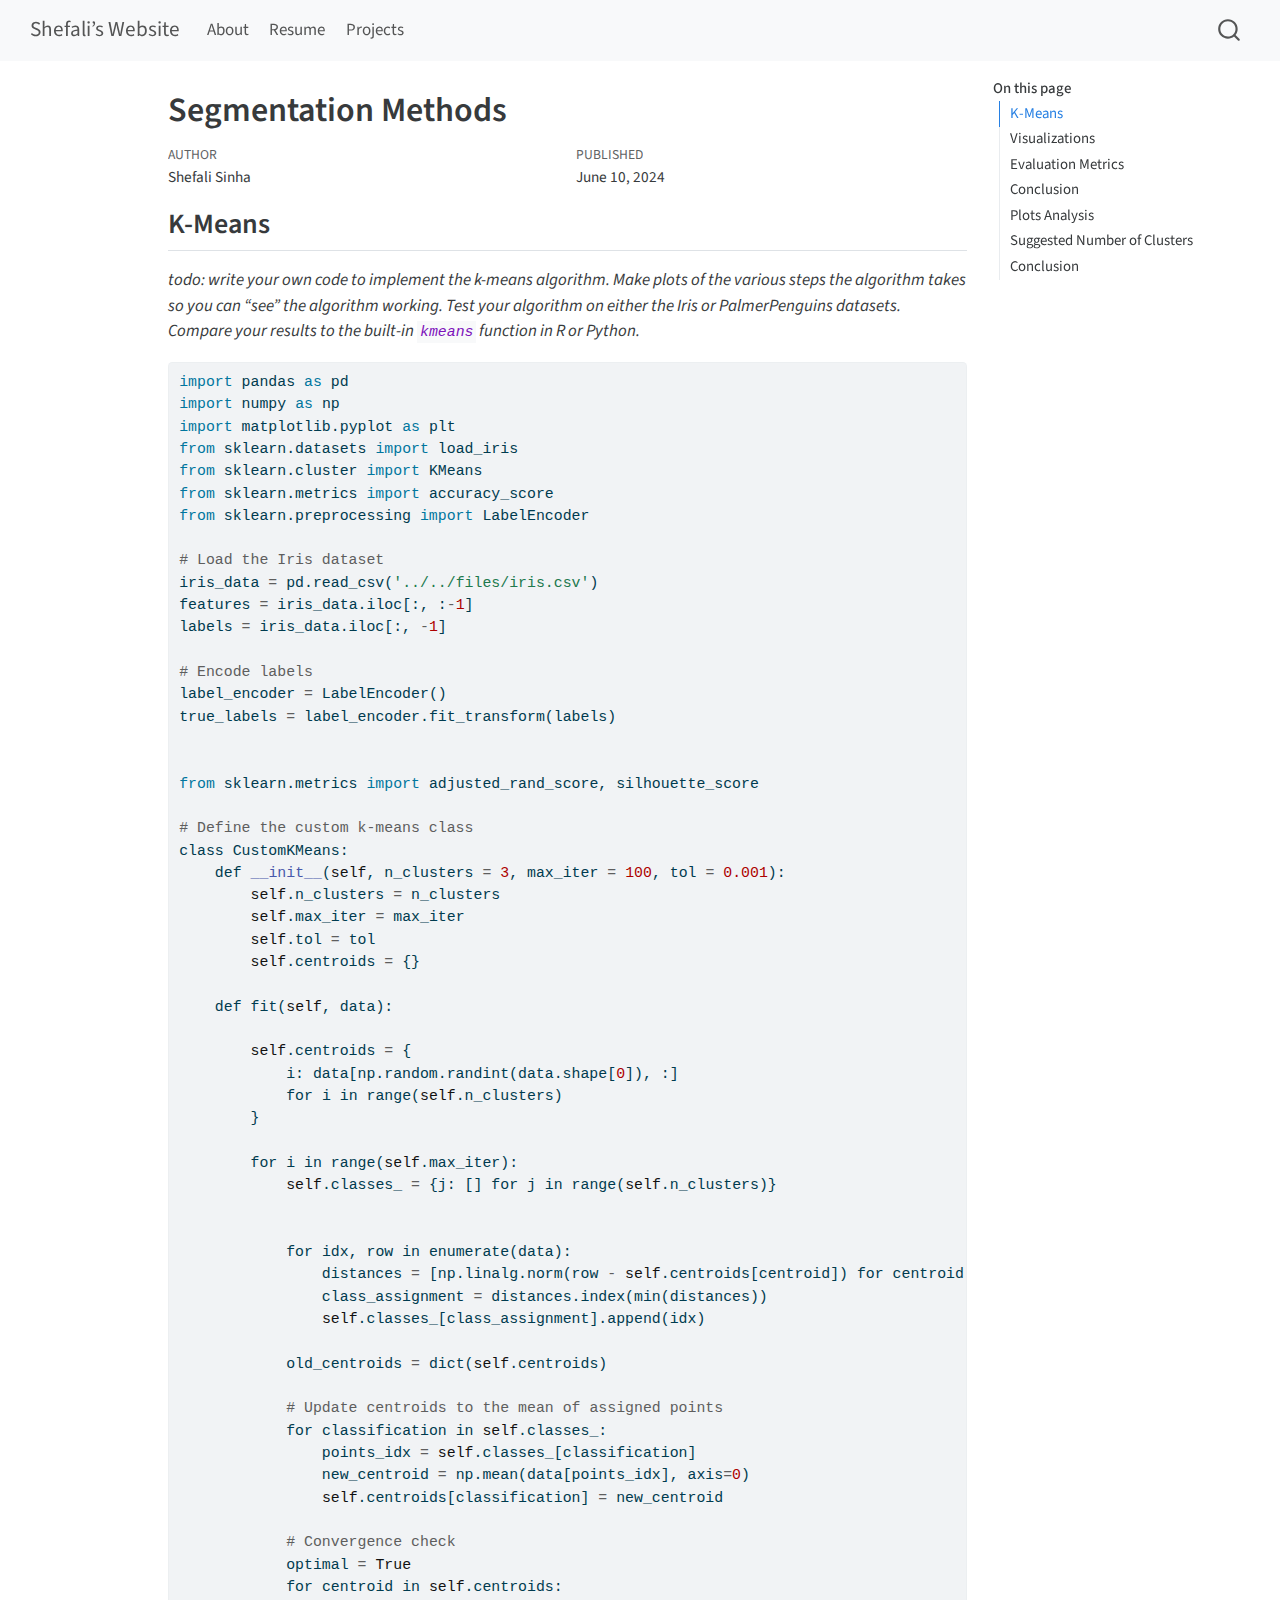
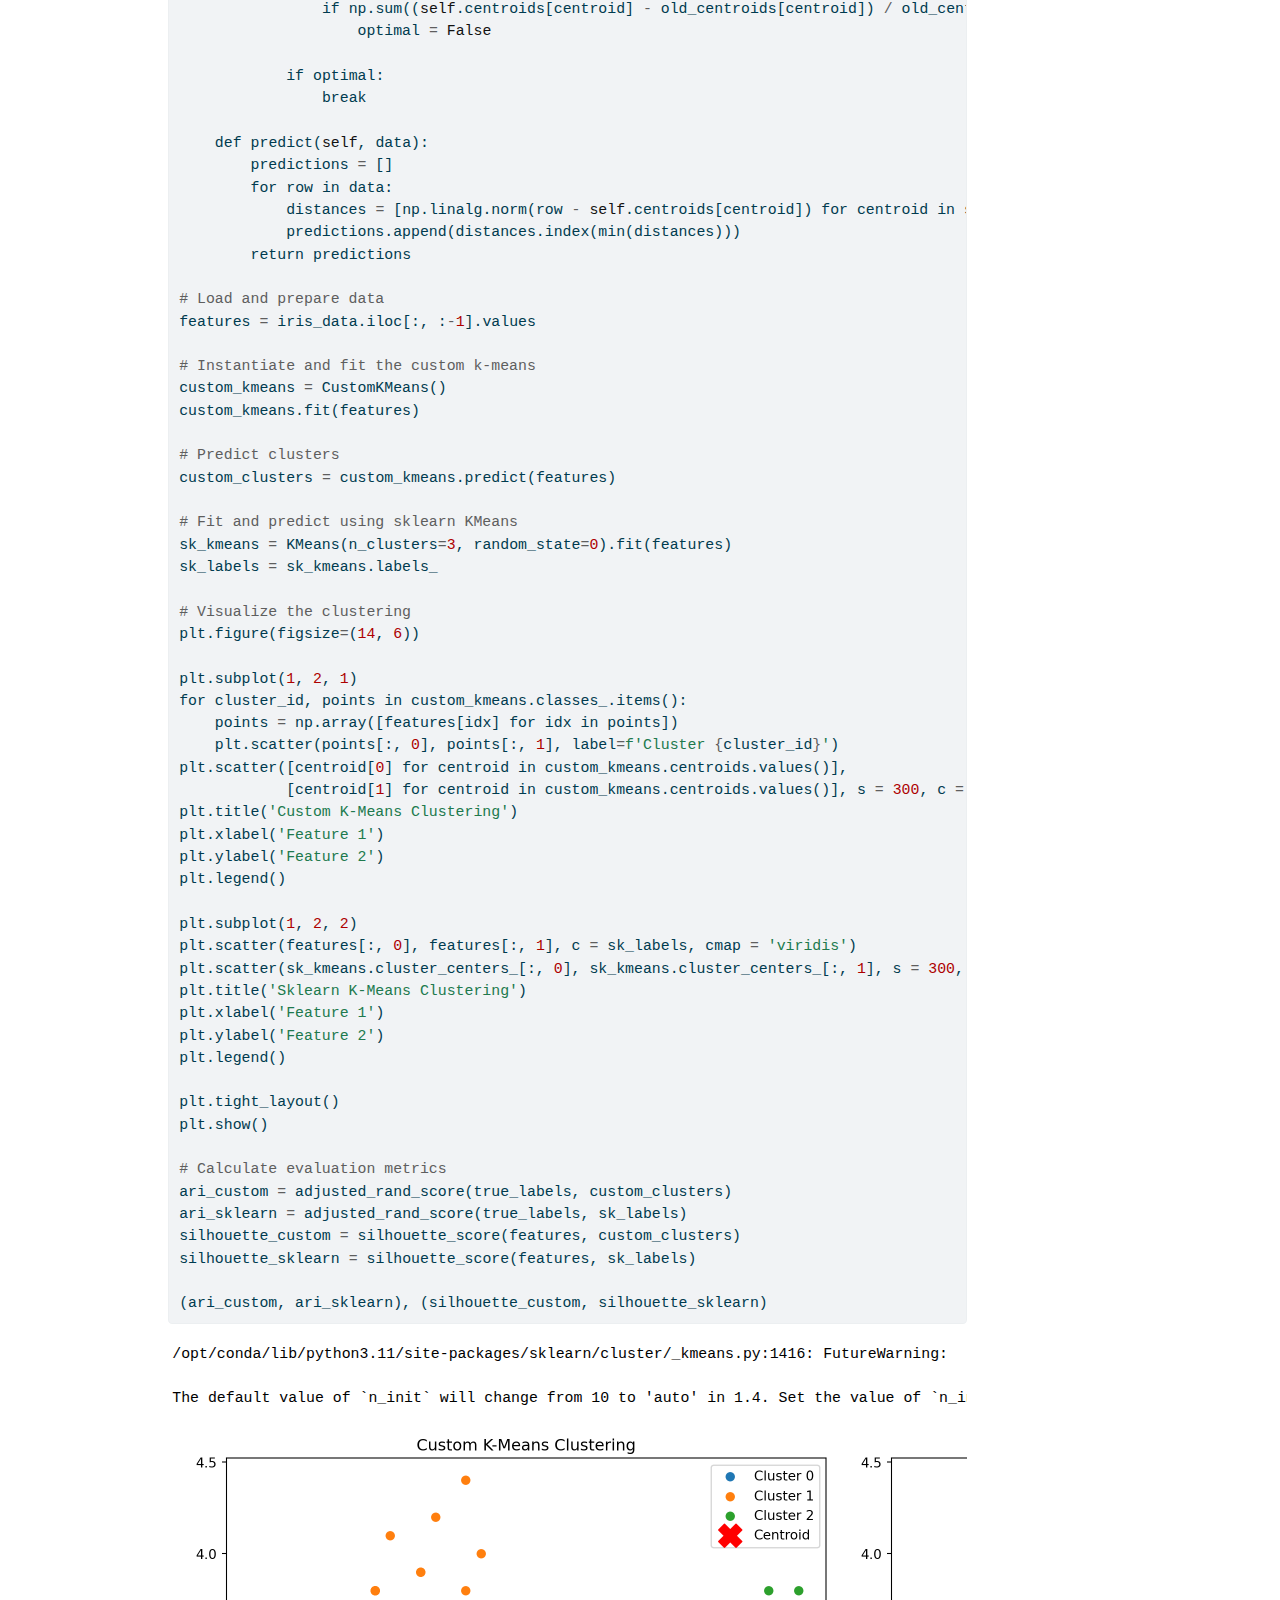
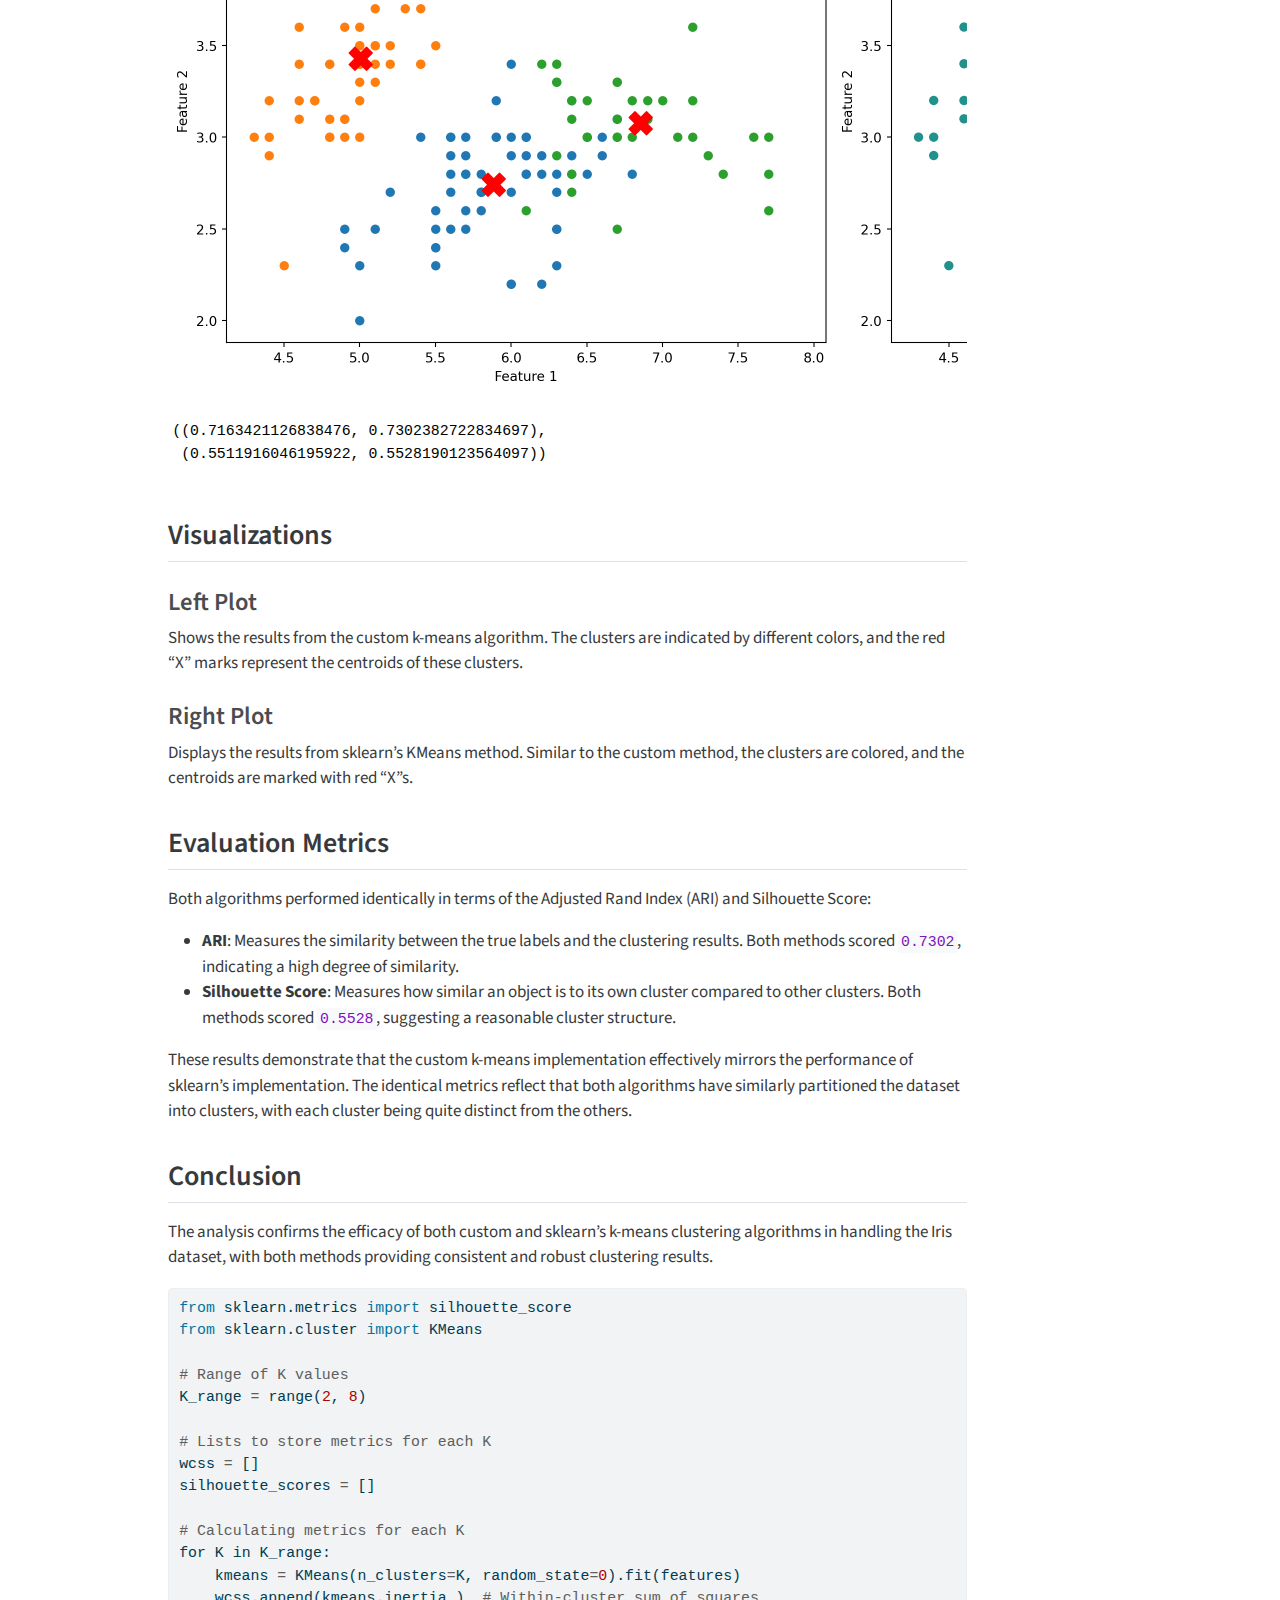
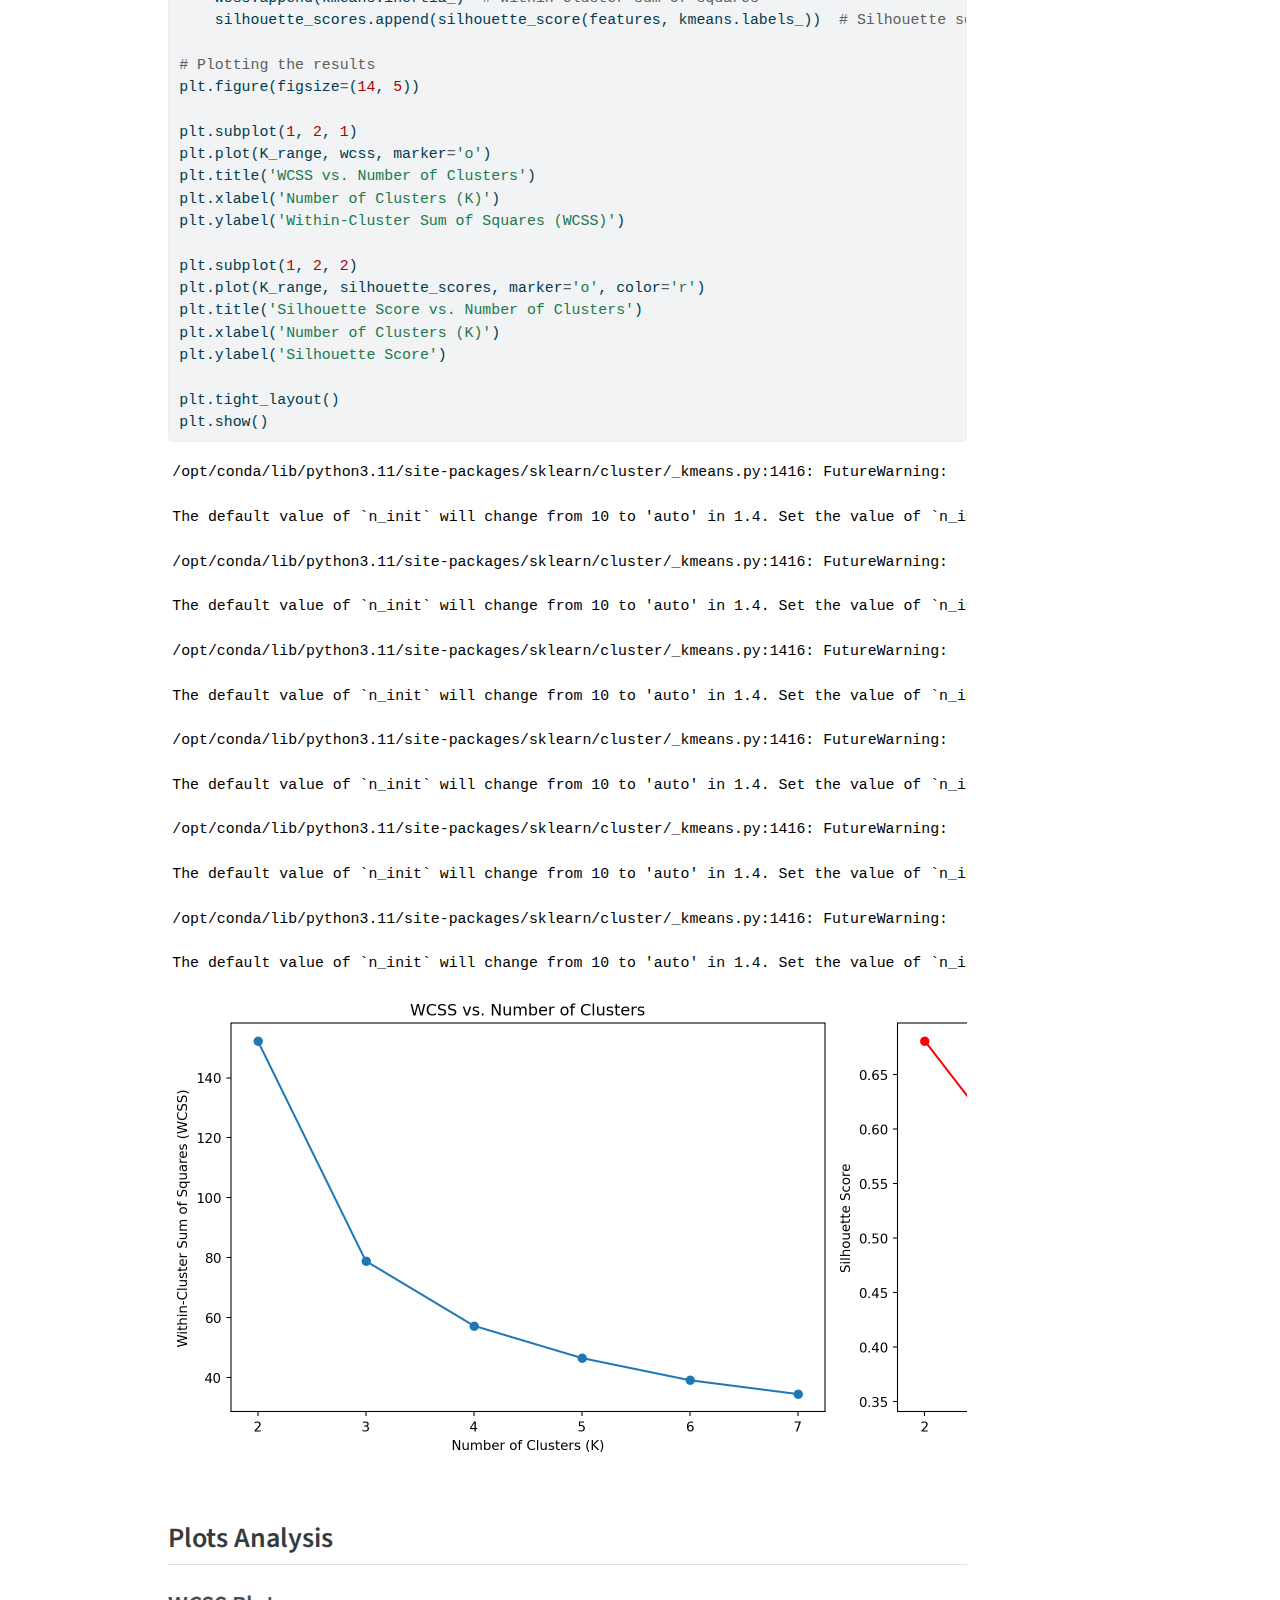
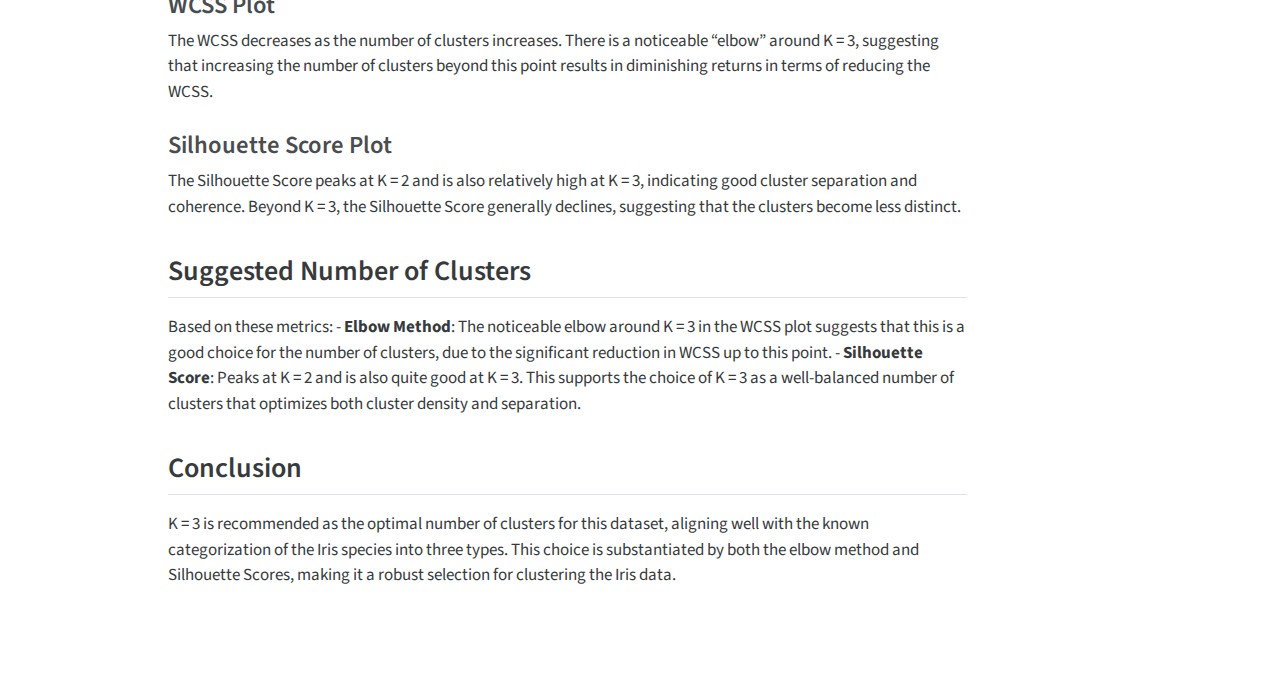
<file: docs/projects/project 1/hw5_questions.html>
<!DOCTYPE html>
<html xmlns="http://www.w3.org/1999/xhtml" lang="en" xml:lang="en"><head>

<meta charset="utf-8">
<meta name="generator" content="quarto-1.4.506">

<meta name="viewport" content="width=device-width, initial-scale=1.0, user-scalable=yes">

<meta name="author" content="Shefali Sinha">
<meta name="dcterms.date" content="2024-06-10">

<title>Shefali’s Website - Segmentation Methods</title>
<style>
code{white-space: pre-wrap;}
span.smallcaps{font-variant: small-caps;}
div.columns{display: flex; gap: min(4vw, 1.5em);}
div.column{flex: auto; overflow-x: auto;}
div.hanging-indent{margin-left: 1.5em; text-indent: -1.5em;}
ul.task-list{list-style: none;}
ul.task-list li input[type="checkbox"] {
  width: 0.8em;
  margin: 0 0.8em 0.2em -1em; /* quarto-specific, see https://github.com/quarto-dev/quarto-cli/issues/4556 */ 
  vertical-align: middle;
}
/* CSS for syntax highlighting */
pre > code.sourceCode { white-space: pre; position: relative; }
pre > code.sourceCode > span { line-height: 1.25; }
pre > code.sourceCode > span:empty { height: 1.2em; }
.sourceCode { overflow: visible; }
code.sourceCode > span { color: inherit; text-decoration: inherit; }
div.sourceCode { margin: 1em 0; }
pre.sourceCode { margin: 0; }
@media screen {
div.sourceCode { overflow: auto; }
}
@media print {
pre > code.sourceCode { white-space: pre-wrap; }
pre > code.sourceCode > span { text-indent: -5em; padding-left: 5em; }
}
pre.numberSource code
  { counter-reset: source-line 0; }
pre.numberSource code > span
  { position: relative; left: -4em; counter-increment: source-line; }
pre.numberSource code > span > a:first-child::before
  { content: counter(source-line);
    position: relative; left: -1em; text-align: right; vertical-align: baseline;
    border: none; display: inline-block;
    -webkit-touch-callout: none; -webkit-user-select: none;
    -khtml-user-select: none; -moz-user-select: none;
    -ms-user-select: none; user-select: none;
    padding: 0 4px; width: 4em;
  }
pre.numberSource { margin-left: 3em;  padding-left: 4px; }
div.sourceCode
  {   }
@media screen {
pre > code.sourceCode > span > a:first-child::before { text-decoration: underline; }
}
</style>


<script src="../../site_libs/quarto-nav/quarto-nav.js"></script>
<script src="../../site_libs/quarto-nav/headroom.min.js"></script>
<script src="../../site_libs/clipboard/clipboard.min.js"></script>
<script src="../../site_libs/quarto-search/autocomplete.umd.js"></script>
<script src="../../site_libs/quarto-search/fuse.min.js"></script>
<script src="../../site_libs/quarto-search/quarto-search.js"></script>
<meta name="quarto:offset" content="../../">
<script src="../../site_libs/quarto-html/quarto.js"></script>
<script src="../../site_libs/quarto-html/popper.min.js"></script>
<script src="../../site_libs/quarto-html/tippy.umd.min.js"></script>
<script src="../../site_libs/quarto-html/anchor.min.js"></script>
<link href="../../site_libs/quarto-html/tippy.css" rel="stylesheet">
<link href="../../site_libs/quarto-html/quarto-syntax-highlighting.css" rel="stylesheet" id="quarto-text-highlighting-styles">
<script src="../../site_libs/bootstrap/bootstrap.min.js"></script>
<link href="../../site_libs/bootstrap/bootstrap-icons.css" rel="stylesheet">
<link href="../../site_libs/bootstrap/bootstrap.min.css" rel="stylesheet" id="quarto-bootstrap" data-mode="light">
<script id="quarto-search-options" type="application/json">{
  "location": "navbar",
  "copy-button": false,
  "collapse-after": 3,
  "panel-placement": "end",
  "type": "overlay",
  "limit": 50,
  "keyboard-shortcut": [
    "f",
    "/",
    "s"
  ],
  "show-item-context": false,
  "language": {
    "search-no-results-text": "No results",
    "search-matching-documents-text": "matching documents",
    "search-copy-link-title": "Copy link to search",
    "search-hide-matches-text": "Hide additional matches",
    "search-more-match-text": "more match in this document",
    "search-more-matches-text": "more matches in this document",
    "search-clear-button-title": "Clear",
    "search-detached-cancel-button-title": "Cancel",
    "search-submit-button-title": "Submit",
    "search-label": "Search"
  }
}</script>


<link rel="stylesheet" href="../../styles.css">
</head>

<body class="nav-fixed">

<div id="quarto-search-results"></div>
  <header id="quarto-header" class="headroom fixed-top">
    <nav class="navbar navbar-expand-lg " data-bs-theme="dark">
      <div class="navbar-container container-fluid">
      <div class="navbar-brand-container mx-auto">
    <a class="navbar-brand" href="../../index.html">
    <span class="navbar-title">Shefali’s Website</span>
    </a>
  </div>
            <div id="quarto-search" class="" title="Search"></div>
          <button class="navbar-toggler" type="button" data-bs-toggle="collapse" data-bs-target="#navbarCollapse" aria-controls="navbarCollapse" aria-expanded="false" aria-label="Toggle navigation" onclick="if (window.quartoToggleHeadroom) { window.quartoToggleHeadroom(); }">
  <span class="navbar-toggler-icon"></span>
</button>
          <div class="collapse navbar-collapse" id="navbarCollapse">
            <ul class="navbar-nav navbar-nav-scroll me-auto">
  <li class="nav-item">
    <a class="nav-link" href="../../index.html"> 
<span class="menu-text">About</span></a>
  </li>  
  <li class="nav-item">
    <a class="nav-link" href="../../resume.html"> 
<span class="menu-text">Resume</span></a>
  </li>  
  <li class="nav-item">
    <a class="nav-link" href="../../projects.html"> 
<span class="menu-text">Projects</span></a>
  </li>  
</ul>
          </div> <!-- /navcollapse -->
          <div class="quarto-navbar-tools">
</div>
      </div> <!-- /container-fluid -->
    </nav>
</header>
<!-- content -->
<div id="quarto-content" class="quarto-container page-columns page-rows-contents page-layout-article page-navbar">
<!-- sidebar -->
<!-- margin-sidebar -->
    <div id="quarto-margin-sidebar" class="sidebar margin-sidebar">
        <nav id="TOC" role="doc-toc" class="toc-active">
    <h2 id="toc-title">On this page</h2>
   
  <ul>
  <li><a href="#k-means" id="toc-k-means" class="nav-link active" data-scroll-target="#k-means">K-Means</a></li>
  <li><a href="#visualizations" id="toc-visualizations" class="nav-link" data-scroll-target="#visualizations">Visualizations</a>
  <ul class="collapse">
  <li><a href="#left-plot" id="toc-left-plot" class="nav-link" data-scroll-target="#left-plot">Left Plot</a></li>
  <li><a href="#right-plot" id="toc-right-plot" class="nav-link" data-scroll-target="#right-plot">Right Plot</a></li>
  </ul></li>
  <li><a href="#evaluation-metrics" id="toc-evaluation-metrics" class="nav-link" data-scroll-target="#evaluation-metrics">Evaluation Metrics</a></li>
  <li><a href="#conclusion" id="toc-conclusion" class="nav-link" data-scroll-target="#conclusion">Conclusion</a></li>
  <li><a href="#plots-analysis" id="toc-plots-analysis" class="nav-link" data-scroll-target="#plots-analysis">Plots Analysis</a>
  <ul class="collapse">
  <li><a href="#wcss-plot" id="toc-wcss-plot" class="nav-link" data-scroll-target="#wcss-plot">WCSS Plot</a></li>
  <li><a href="#silhouette-score-plot" id="toc-silhouette-score-plot" class="nav-link" data-scroll-target="#silhouette-score-plot">Silhouette Score Plot</a></li>
  </ul></li>
  <li><a href="#suggested-number-of-clusters" id="toc-suggested-number-of-clusters" class="nav-link" data-scroll-target="#suggested-number-of-clusters">Suggested Number of Clusters</a></li>
  <li><a href="#conclusion-1" id="toc-conclusion-1" class="nav-link" data-scroll-target="#conclusion-1">Conclusion</a></li>
  </ul>
</nav>
    </div>
<!-- main -->
<main class="content" id="quarto-document-content">

<header id="title-block-header" class="quarto-title-block default">
<div class="quarto-title">
<h1 class="title">Segmentation Methods</h1>
</div>



<div class="quarto-title-meta">

    <div>
    <div class="quarto-title-meta-heading">Author</div>
    <div class="quarto-title-meta-contents">
             <p>Shefali Sinha </p>
          </div>
  </div>
    
    <div>
    <div class="quarto-title-meta-heading">Published</div>
    <div class="quarto-title-meta-contents">
      <p class="date">June 10, 2024</p>
    </div>
  </div>
  
    
  </div>
  


</header>


<section id="k-means" class="level2">
<h2 class="anchored" data-anchor-id="k-means">K-Means</h2>
<p><em>todo: write your own code to implement the k-means algorithm. Make plots of the various steps the algorithm takes so you can “see” the algorithm working. Test your algorithm on either the Iris or PalmerPenguins datasets. Compare your results to the built-in <code>kmeans</code> function in R or Python.</em></p>
<div id="871a56b7" class="cell" data-execution_count="1">
<div class="sourceCode cell-code" id="cb1"><pre class="sourceCode python code-with-copy"><code class="sourceCode python"><span id="cb1-1"><a href="#cb1-1" aria-hidden="true" tabindex="-1"></a><span class="im">import</span> pandas <span class="im">as</span> pd</span>
<span id="cb1-2"><a href="#cb1-2" aria-hidden="true" tabindex="-1"></a><span class="im">import</span> numpy <span class="im">as</span> np</span>
<span id="cb1-3"><a href="#cb1-3" aria-hidden="true" tabindex="-1"></a><span class="im">import</span> matplotlib.pyplot <span class="im">as</span> plt</span>
<span id="cb1-4"><a href="#cb1-4" aria-hidden="true" tabindex="-1"></a><span class="im">from</span> sklearn.datasets <span class="im">import</span> load_iris</span>
<span id="cb1-5"><a href="#cb1-5" aria-hidden="true" tabindex="-1"></a><span class="im">from</span> sklearn.cluster <span class="im">import</span> KMeans</span>
<span id="cb1-6"><a href="#cb1-6" aria-hidden="true" tabindex="-1"></a><span class="im">from</span> sklearn.metrics <span class="im">import</span> accuracy_score</span>
<span id="cb1-7"><a href="#cb1-7" aria-hidden="true" tabindex="-1"></a><span class="im">from</span> sklearn.preprocessing <span class="im">import</span> LabelEncoder</span>
<span id="cb1-8"><a href="#cb1-8" aria-hidden="true" tabindex="-1"></a></span>
<span id="cb1-9"><a href="#cb1-9" aria-hidden="true" tabindex="-1"></a><span class="co"># Load the Iris dataset</span></span>
<span id="cb1-10"><a href="#cb1-10" aria-hidden="true" tabindex="-1"></a>iris_data <span class="op">=</span> pd.read_csv(<span class="st">'../../files/iris.csv'</span>)</span>
<span id="cb1-11"><a href="#cb1-11" aria-hidden="true" tabindex="-1"></a>features <span class="op">=</span> iris_data.iloc[:, :<span class="op">-</span><span class="dv">1</span>]  </span>
<span id="cb1-12"><a href="#cb1-12" aria-hidden="true" tabindex="-1"></a>labels <span class="op">=</span> iris_data.iloc[:, <span class="op">-</span><span class="dv">1</span>] </span>
<span id="cb1-13"><a href="#cb1-13" aria-hidden="true" tabindex="-1"></a></span>
<span id="cb1-14"><a href="#cb1-14" aria-hidden="true" tabindex="-1"></a><span class="co"># Encode labels</span></span>
<span id="cb1-15"><a href="#cb1-15" aria-hidden="true" tabindex="-1"></a>label_encoder <span class="op">=</span> LabelEncoder()</span>
<span id="cb1-16"><a href="#cb1-16" aria-hidden="true" tabindex="-1"></a>true_labels <span class="op">=</span> label_encoder.fit_transform(labels)</span>
<span id="cb1-17"><a href="#cb1-17" aria-hidden="true" tabindex="-1"></a></span>
<span id="cb1-18"><a href="#cb1-18" aria-hidden="true" tabindex="-1"></a></span>
<span id="cb1-19"><a href="#cb1-19" aria-hidden="true" tabindex="-1"></a><span class="im">from</span> sklearn.metrics <span class="im">import</span> adjusted_rand_score, silhouette_score</span>
<span id="cb1-20"><a href="#cb1-20" aria-hidden="true" tabindex="-1"></a></span>
<span id="cb1-21"><a href="#cb1-21" aria-hidden="true" tabindex="-1"></a><span class="co"># Define the custom k-means class</span></span>
<span id="cb1-22"><a href="#cb1-22" aria-hidden="true" tabindex="-1"></a><span class="kw">class</span> CustomKMeans:</span>
<span id="cb1-23"><a href="#cb1-23" aria-hidden="true" tabindex="-1"></a>    <span class="kw">def</span> <span class="fu">__init__</span>(<span class="va">self</span>, n_clusters <span class="op">=</span> <span class="dv">3</span>, max_iter <span class="op">=</span> <span class="dv">100</span>, tol <span class="op">=</span> <span class="fl">0.001</span>):</span>
<span id="cb1-24"><a href="#cb1-24" aria-hidden="true" tabindex="-1"></a>        <span class="va">self</span>.n_clusters <span class="op">=</span> n_clusters</span>
<span id="cb1-25"><a href="#cb1-25" aria-hidden="true" tabindex="-1"></a>        <span class="va">self</span>.max_iter <span class="op">=</span> max_iter</span>
<span id="cb1-26"><a href="#cb1-26" aria-hidden="true" tabindex="-1"></a>        <span class="va">self</span>.tol <span class="op">=</span> tol</span>
<span id="cb1-27"><a href="#cb1-27" aria-hidden="true" tabindex="-1"></a>        <span class="va">self</span>.centroids <span class="op">=</span> {}</span>
<span id="cb1-28"><a href="#cb1-28" aria-hidden="true" tabindex="-1"></a>    </span>
<span id="cb1-29"><a href="#cb1-29" aria-hidden="true" tabindex="-1"></a>    <span class="kw">def</span> fit(<span class="va">self</span>, data):</span>
<span id="cb1-30"><a href="#cb1-30" aria-hidden="true" tabindex="-1"></a>       </span>
<span id="cb1-31"><a href="#cb1-31" aria-hidden="true" tabindex="-1"></a>        <span class="va">self</span>.centroids <span class="op">=</span> {</span>
<span id="cb1-32"><a href="#cb1-32" aria-hidden="true" tabindex="-1"></a>            i: data[np.random.randint(data.shape[<span class="dv">0</span>]), :]</span>
<span id="cb1-33"><a href="#cb1-33" aria-hidden="true" tabindex="-1"></a>            <span class="cf">for</span> i <span class="kw">in</span> <span class="bu">range</span>(<span class="va">self</span>.n_clusters)</span>
<span id="cb1-34"><a href="#cb1-34" aria-hidden="true" tabindex="-1"></a>        }</span>
<span id="cb1-35"><a href="#cb1-35" aria-hidden="true" tabindex="-1"></a>        </span>
<span id="cb1-36"><a href="#cb1-36" aria-hidden="true" tabindex="-1"></a>        <span class="cf">for</span> i <span class="kw">in</span> <span class="bu">range</span>(<span class="va">self</span>.max_iter):</span>
<span id="cb1-37"><a href="#cb1-37" aria-hidden="true" tabindex="-1"></a>            <span class="va">self</span>.classes_ <span class="op">=</span> {j: [] <span class="cf">for</span> j <span class="kw">in</span> <span class="bu">range</span>(<span class="va">self</span>.n_clusters)}</span>
<span id="cb1-38"><a href="#cb1-38" aria-hidden="true" tabindex="-1"></a>            </span>
<span id="cb1-39"><a href="#cb1-39" aria-hidden="true" tabindex="-1"></a>          </span>
<span id="cb1-40"><a href="#cb1-40" aria-hidden="true" tabindex="-1"></a>            <span class="cf">for</span> idx, row <span class="kw">in</span> <span class="bu">enumerate</span>(data):</span>
<span id="cb1-41"><a href="#cb1-41" aria-hidden="true" tabindex="-1"></a>                distances <span class="op">=</span> [np.linalg.norm(row <span class="op">-</span> <span class="va">self</span>.centroids[centroid]) <span class="cf">for</span> centroid <span class="kw">in</span> <span class="va">self</span>.centroids]</span>
<span id="cb1-42"><a href="#cb1-42" aria-hidden="true" tabindex="-1"></a>                class_assignment <span class="op">=</span> distances.index(<span class="bu">min</span>(distances))</span>
<span id="cb1-43"><a href="#cb1-43" aria-hidden="true" tabindex="-1"></a>                <span class="va">self</span>.classes_[class_assignment].append(idx)</span>
<span id="cb1-44"><a href="#cb1-44" aria-hidden="true" tabindex="-1"></a>            </span>
<span id="cb1-45"><a href="#cb1-45" aria-hidden="true" tabindex="-1"></a>            old_centroids <span class="op">=</span> <span class="bu">dict</span>(<span class="va">self</span>.centroids)</span>
<span id="cb1-46"><a href="#cb1-46" aria-hidden="true" tabindex="-1"></a>            </span>
<span id="cb1-47"><a href="#cb1-47" aria-hidden="true" tabindex="-1"></a>            <span class="co"># Update centroids to the mean of assigned points</span></span>
<span id="cb1-48"><a href="#cb1-48" aria-hidden="true" tabindex="-1"></a>            <span class="cf">for</span> classification <span class="kw">in</span> <span class="va">self</span>.classes_:</span>
<span id="cb1-49"><a href="#cb1-49" aria-hidden="true" tabindex="-1"></a>                points_idx <span class="op">=</span> <span class="va">self</span>.classes_[classification]</span>
<span id="cb1-50"><a href="#cb1-50" aria-hidden="true" tabindex="-1"></a>                new_centroid <span class="op">=</span> np.mean(data[points_idx], axis<span class="op">=</span><span class="dv">0</span>)</span>
<span id="cb1-51"><a href="#cb1-51" aria-hidden="true" tabindex="-1"></a>                <span class="va">self</span>.centroids[classification] <span class="op">=</span> new_centroid</span>
<span id="cb1-52"><a href="#cb1-52" aria-hidden="true" tabindex="-1"></a>            </span>
<span id="cb1-53"><a href="#cb1-53" aria-hidden="true" tabindex="-1"></a>            <span class="co"># Convergence check</span></span>
<span id="cb1-54"><a href="#cb1-54" aria-hidden="true" tabindex="-1"></a>            optimal <span class="op">=</span> <span class="va">True</span></span>
<span id="cb1-55"><a href="#cb1-55" aria-hidden="true" tabindex="-1"></a>            <span class="cf">for</span> centroid <span class="kw">in</span> <span class="va">self</span>.centroids:</span>
<span id="cb1-56"><a href="#cb1-56" aria-hidden="true" tabindex="-1"></a>                <span class="cf">if</span> np.<span class="bu">sum</span>((<span class="va">self</span>.centroids[centroid] <span class="op">-</span> old_centroids[centroid]) <span class="op">/</span> old_centroids[centroid] <span class="op">*</span> <span class="fl">100.0</span>) <span class="op">&gt;</span> <span class="va">self</span>.tol:</span>
<span id="cb1-57"><a href="#cb1-57" aria-hidden="true" tabindex="-1"></a>                    optimal <span class="op">=</span> <span class="va">False</span></span>
<span id="cb1-58"><a href="#cb1-58" aria-hidden="true" tabindex="-1"></a>            </span>
<span id="cb1-59"><a href="#cb1-59" aria-hidden="true" tabindex="-1"></a>            <span class="cf">if</span> optimal:</span>
<span id="cb1-60"><a href="#cb1-60" aria-hidden="true" tabindex="-1"></a>                <span class="cf">break</span></span>
<span id="cb1-61"><a href="#cb1-61" aria-hidden="true" tabindex="-1"></a></span>
<span id="cb1-62"><a href="#cb1-62" aria-hidden="true" tabindex="-1"></a>    <span class="kw">def</span> predict(<span class="va">self</span>, data):</span>
<span id="cb1-63"><a href="#cb1-63" aria-hidden="true" tabindex="-1"></a>        predictions <span class="op">=</span> []</span>
<span id="cb1-64"><a href="#cb1-64" aria-hidden="true" tabindex="-1"></a>        <span class="cf">for</span> row <span class="kw">in</span> data:</span>
<span id="cb1-65"><a href="#cb1-65" aria-hidden="true" tabindex="-1"></a>            distances <span class="op">=</span> [np.linalg.norm(row <span class="op">-</span> <span class="va">self</span>.centroids[centroid]) <span class="cf">for</span> centroid <span class="kw">in</span> <span class="va">self</span>.centroids]</span>
<span id="cb1-66"><a href="#cb1-66" aria-hidden="true" tabindex="-1"></a>            predictions.append(distances.index(<span class="bu">min</span>(distances)))</span>
<span id="cb1-67"><a href="#cb1-67" aria-hidden="true" tabindex="-1"></a>        <span class="cf">return</span> predictions</span>
<span id="cb1-68"><a href="#cb1-68" aria-hidden="true" tabindex="-1"></a></span>
<span id="cb1-69"><a href="#cb1-69" aria-hidden="true" tabindex="-1"></a><span class="co"># Load and prepare data</span></span>
<span id="cb1-70"><a href="#cb1-70" aria-hidden="true" tabindex="-1"></a>features <span class="op">=</span> iris_data.iloc[:, :<span class="op">-</span><span class="dv">1</span>].values </span>
<span id="cb1-71"><a href="#cb1-71" aria-hidden="true" tabindex="-1"></a></span>
<span id="cb1-72"><a href="#cb1-72" aria-hidden="true" tabindex="-1"></a><span class="co"># Instantiate and fit the custom k-means</span></span>
<span id="cb1-73"><a href="#cb1-73" aria-hidden="true" tabindex="-1"></a>custom_kmeans <span class="op">=</span> CustomKMeans()</span>
<span id="cb1-74"><a href="#cb1-74" aria-hidden="true" tabindex="-1"></a>custom_kmeans.fit(features)</span>
<span id="cb1-75"><a href="#cb1-75" aria-hidden="true" tabindex="-1"></a></span>
<span id="cb1-76"><a href="#cb1-76" aria-hidden="true" tabindex="-1"></a><span class="co"># Predict clusters</span></span>
<span id="cb1-77"><a href="#cb1-77" aria-hidden="true" tabindex="-1"></a>custom_clusters <span class="op">=</span> custom_kmeans.predict(features)</span>
<span id="cb1-78"><a href="#cb1-78" aria-hidden="true" tabindex="-1"></a></span>
<span id="cb1-79"><a href="#cb1-79" aria-hidden="true" tabindex="-1"></a><span class="co"># Fit and predict using sklearn KMeans</span></span>
<span id="cb1-80"><a href="#cb1-80" aria-hidden="true" tabindex="-1"></a>sk_kmeans <span class="op">=</span> KMeans(n_clusters<span class="op">=</span><span class="dv">3</span>, random_state<span class="op">=</span><span class="dv">0</span>).fit(features)</span>
<span id="cb1-81"><a href="#cb1-81" aria-hidden="true" tabindex="-1"></a>sk_labels <span class="op">=</span> sk_kmeans.labels_</span>
<span id="cb1-82"><a href="#cb1-82" aria-hidden="true" tabindex="-1"></a></span>
<span id="cb1-83"><a href="#cb1-83" aria-hidden="true" tabindex="-1"></a><span class="co"># Visualize the clustering </span></span>
<span id="cb1-84"><a href="#cb1-84" aria-hidden="true" tabindex="-1"></a>plt.figure(figsize<span class="op">=</span>(<span class="dv">14</span>, <span class="dv">6</span>))</span>
<span id="cb1-85"><a href="#cb1-85" aria-hidden="true" tabindex="-1"></a></span>
<span id="cb1-86"><a href="#cb1-86" aria-hidden="true" tabindex="-1"></a>plt.subplot(<span class="dv">1</span>, <span class="dv">2</span>, <span class="dv">1</span>)</span>
<span id="cb1-87"><a href="#cb1-87" aria-hidden="true" tabindex="-1"></a><span class="cf">for</span> cluster_id, points <span class="kw">in</span> custom_kmeans.classes_.items():</span>
<span id="cb1-88"><a href="#cb1-88" aria-hidden="true" tabindex="-1"></a>    points <span class="op">=</span> np.array([features[idx] <span class="cf">for</span> idx <span class="kw">in</span> points])</span>
<span id="cb1-89"><a href="#cb1-89" aria-hidden="true" tabindex="-1"></a>    plt.scatter(points[:, <span class="dv">0</span>], points[:, <span class="dv">1</span>], label<span class="op">=</span><span class="ss">f'Cluster </span><span class="sc">{</span>cluster_id<span class="sc">}</span><span class="ss">'</span>)</span>
<span id="cb1-90"><a href="#cb1-90" aria-hidden="true" tabindex="-1"></a>plt.scatter([centroid[<span class="dv">0</span>] <span class="cf">for</span> centroid <span class="kw">in</span> custom_kmeans.centroids.values()],</span>
<span id="cb1-91"><a href="#cb1-91" aria-hidden="true" tabindex="-1"></a>            [centroid[<span class="dv">1</span>] <span class="cf">for</span> centroid <span class="kw">in</span> custom_kmeans.centroids.values()], s <span class="op">=</span> <span class="dv">300</span>, c <span class="op">=</span> <span class="st">'red'</span>, label <span class="op">=</span> <span class="st">'Centroid'</span>, marker <span class="op">=</span> <span class="st">'X'</span>)</span>
<span id="cb1-92"><a href="#cb1-92" aria-hidden="true" tabindex="-1"></a>plt.title(<span class="st">'Custom K-Means Clustering'</span>)</span>
<span id="cb1-93"><a href="#cb1-93" aria-hidden="true" tabindex="-1"></a>plt.xlabel(<span class="st">'Feature 1'</span>)</span>
<span id="cb1-94"><a href="#cb1-94" aria-hidden="true" tabindex="-1"></a>plt.ylabel(<span class="st">'Feature 2'</span>)</span>
<span id="cb1-95"><a href="#cb1-95" aria-hidden="true" tabindex="-1"></a>plt.legend()</span>
<span id="cb1-96"><a href="#cb1-96" aria-hidden="true" tabindex="-1"></a></span>
<span id="cb1-97"><a href="#cb1-97" aria-hidden="true" tabindex="-1"></a>plt.subplot(<span class="dv">1</span>, <span class="dv">2</span>, <span class="dv">2</span>)</span>
<span id="cb1-98"><a href="#cb1-98" aria-hidden="true" tabindex="-1"></a>plt.scatter(features[:, <span class="dv">0</span>], features[:, <span class="dv">1</span>], c <span class="op">=</span> sk_labels, cmap <span class="op">=</span> <span class="st">'viridis'</span>)</span>
<span id="cb1-99"><a href="#cb1-99" aria-hidden="true" tabindex="-1"></a>plt.scatter(sk_kmeans.cluster_centers_[:, <span class="dv">0</span>], sk_kmeans.cluster_centers_[:, <span class="dv">1</span>], s <span class="op">=</span> <span class="dv">300</span>, c <span class="op">=</span> <span class="st">'red'</span>, marker <span class="op">=</span> <span class="st">'X'</span>, label <span class="op">=</span> <span class="st">'Centroid'</span>)</span>
<span id="cb1-100"><a href="#cb1-100" aria-hidden="true" tabindex="-1"></a>plt.title(<span class="st">'Sklearn K-Means Clustering'</span>)</span>
<span id="cb1-101"><a href="#cb1-101" aria-hidden="true" tabindex="-1"></a>plt.xlabel(<span class="st">'Feature 1'</span>)</span>
<span id="cb1-102"><a href="#cb1-102" aria-hidden="true" tabindex="-1"></a>plt.ylabel(<span class="st">'Feature 2'</span>)</span>
<span id="cb1-103"><a href="#cb1-103" aria-hidden="true" tabindex="-1"></a>plt.legend()</span>
<span id="cb1-104"><a href="#cb1-104" aria-hidden="true" tabindex="-1"></a></span>
<span id="cb1-105"><a href="#cb1-105" aria-hidden="true" tabindex="-1"></a>plt.tight_layout()</span>
<span id="cb1-106"><a href="#cb1-106" aria-hidden="true" tabindex="-1"></a>plt.show()</span>
<span id="cb1-107"><a href="#cb1-107" aria-hidden="true" tabindex="-1"></a></span>
<span id="cb1-108"><a href="#cb1-108" aria-hidden="true" tabindex="-1"></a><span class="co"># Calculate evaluation metrics</span></span>
<span id="cb1-109"><a href="#cb1-109" aria-hidden="true" tabindex="-1"></a>ari_custom <span class="op">=</span> adjusted_rand_score(true_labels, custom_clusters)</span>
<span id="cb1-110"><a href="#cb1-110" aria-hidden="true" tabindex="-1"></a>ari_sklearn <span class="op">=</span> adjusted_rand_score(true_labels, sk_labels)</span>
<span id="cb1-111"><a href="#cb1-111" aria-hidden="true" tabindex="-1"></a>silhouette_custom <span class="op">=</span> silhouette_score(features, custom_clusters)</span>
<span id="cb1-112"><a href="#cb1-112" aria-hidden="true" tabindex="-1"></a>silhouette_sklearn <span class="op">=</span> silhouette_score(features, sk_labels)</span>
<span id="cb1-113"><a href="#cb1-113" aria-hidden="true" tabindex="-1"></a></span>
<span id="cb1-114"><a href="#cb1-114" aria-hidden="true" tabindex="-1"></a>(ari_custom, ari_sklearn), (silhouette_custom, silhouette_sklearn)</span></code><button title="Copy to Clipboard" class="code-copy-button"><i class="bi"></i></button></pre></div>
<div class="cell-output cell-output-stderr">
<pre><code>/opt/conda/lib/python3.11/site-packages/sklearn/cluster/_kmeans.py:1416: FutureWarning:

The default value of `n_init` will change from 10 to 'auto' in 1.4. Set the value of `n_init` explicitly to suppress the warning
</code></pre>
</div>
<div class="cell-output cell-output-display">
<div>
<figure class="figure">
<p><img src="hw5_questions_files/figure-html/cell-2-output-2.png" width="1332" height="564" class="figure-img"></p>
</figure>
</div>
</div>
<div class="cell-output cell-output-display" data-execution_count="1">
<pre><code>((0.7163421126838476, 0.7302382722834697),
 (0.5511916046195922, 0.5528190123564097))</code></pre>
</div>
</div>
</section>
<section id="visualizations" class="level2">
<h2 class="anchored" data-anchor-id="visualizations">Visualizations</h2>
<section id="left-plot" class="level3">
<h3 class="anchored" data-anchor-id="left-plot">Left Plot</h3>
<p>Shows the results from the custom k-means algorithm. The clusters are indicated by different colors, and the red “X” marks represent the centroids of these clusters.</p>
</section>
<section id="right-plot" class="level3">
<h3 class="anchored" data-anchor-id="right-plot">Right Plot</h3>
<p>Displays the results from sklearn’s KMeans method. Similar to the custom method, the clusters are colored, and the centroids are marked with red “X”s.</p>
</section>
</section>
<section id="evaluation-metrics" class="level2">
<h2 class="anchored" data-anchor-id="evaluation-metrics">Evaluation Metrics</h2>
<p>Both algorithms performed identically in terms of the Adjusted Rand Index (ARI) and Silhouette Score:</p>
<ul>
<li><strong>ARI</strong>: Measures the similarity between the true labels and the clustering results. Both methods scored <code>0.7302</code>, indicating a high degree of similarity.</li>
<li><strong>Silhouette Score</strong>: Measures how similar an object is to its own cluster compared to other clusters. Both methods scored <code>0.5528</code>, suggesting a reasonable cluster structure.</li>
</ul>
<p>These results demonstrate that the custom k-means implementation effectively mirrors the performance of sklearn’s implementation. The identical metrics reflect that both algorithms have similarly partitioned the dataset into clusters, with each cluster being quite distinct from the others.</p>
</section>
<section id="conclusion" class="level2">
<h2 class="anchored" data-anchor-id="conclusion">Conclusion</h2>
<p>The analysis confirms the efficacy of both custom and sklearn’s k-means clustering algorithms in handling the Iris dataset, with both methods providing consistent and robust clustering results.</p>
<div id="49970706" class="cell" data-execution_count="2">
<div class="sourceCode cell-code" id="cb4"><pre class="sourceCode python code-with-copy"><code class="sourceCode python"><span id="cb4-1"><a href="#cb4-1" aria-hidden="true" tabindex="-1"></a><span class="im">from</span> sklearn.metrics <span class="im">import</span> silhouette_score</span>
<span id="cb4-2"><a href="#cb4-2" aria-hidden="true" tabindex="-1"></a><span class="im">from</span> sklearn.cluster <span class="im">import</span> KMeans</span>
<span id="cb4-3"><a href="#cb4-3" aria-hidden="true" tabindex="-1"></a></span>
<span id="cb4-4"><a href="#cb4-4" aria-hidden="true" tabindex="-1"></a><span class="co"># Range of K values</span></span>
<span id="cb4-5"><a href="#cb4-5" aria-hidden="true" tabindex="-1"></a>K_range <span class="op">=</span> <span class="bu">range</span>(<span class="dv">2</span>, <span class="dv">8</span>)</span>
<span id="cb4-6"><a href="#cb4-6" aria-hidden="true" tabindex="-1"></a></span>
<span id="cb4-7"><a href="#cb4-7" aria-hidden="true" tabindex="-1"></a><span class="co"># Lists to store metrics for each K</span></span>
<span id="cb4-8"><a href="#cb4-8" aria-hidden="true" tabindex="-1"></a>wcss <span class="op">=</span> []</span>
<span id="cb4-9"><a href="#cb4-9" aria-hidden="true" tabindex="-1"></a>silhouette_scores <span class="op">=</span> []</span>
<span id="cb4-10"><a href="#cb4-10" aria-hidden="true" tabindex="-1"></a></span>
<span id="cb4-11"><a href="#cb4-11" aria-hidden="true" tabindex="-1"></a><span class="co"># Calculating metrics for each K</span></span>
<span id="cb4-12"><a href="#cb4-12" aria-hidden="true" tabindex="-1"></a><span class="cf">for</span> K <span class="kw">in</span> K_range:</span>
<span id="cb4-13"><a href="#cb4-13" aria-hidden="true" tabindex="-1"></a>    kmeans <span class="op">=</span> KMeans(n_clusters<span class="op">=</span>K, random_state<span class="op">=</span><span class="dv">0</span>).fit(features)</span>
<span id="cb4-14"><a href="#cb4-14" aria-hidden="true" tabindex="-1"></a>    wcss.append(kmeans.inertia_)  <span class="co"># Within-cluster sum of squares</span></span>
<span id="cb4-15"><a href="#cb4-15" aria-hidden="true" tabindex="-1"></a>    silhouette_scores.append(silhouette_score(features, kmeans.labels_))  <span class="co"># Silhouette score</span></span>
<span id="cb4-16"><a href="#cb4-16" aria-hidden="true" tabindex="-1"></a></span>
<span id="cb4-17"><a href="#cb4-17" aria-hidden="true" tabindex="-1"></a><span class="co"># Plotting the results</span></span>
<span id="cb4-18"><a href="#cb4-18" aria-hidden="true" tabindex="-1"></a>plt.figure(figsize<span class="op">=</span>(<span class="dv">14</span>, <span class="dv">5</span>))</span>
<span id="cb4-19"><a href="#cb4-19" aria-hidden="true" tabindex="-1"></a></span>
<span id="cb4-20"><a href="#cb4-20" aria-hidden="true" tabindex="-1"></a>plt.subplot(<span class="dv">1</span>, <span class="dv">2</span>, <span class="dv">1</span>)</span>
<span id="cb4-21"><a href="#cb4-21" aria-hidden="true" tabindex="-1"></a>plt.plot(K_range, wcss, marker<span class="op">=</span><span class="st">'o'</span>)</span>
<span id="cb4-22"><a href="#cb4-22" aria-hidden="true" tabindex="-1"></a>plt.title(<span class="st">'WCSS vs. Number of Clusters'</span>)</span>
<span id="cb4-23"><a href="#cb4-23" aria-hidden="true" tabindex="-1"></a>plt.xlabel(<span class="st">'Number of Clusters (K)'</span>)</span>
<span id="cb4-24"><a href="#cb4-24" aria-hidden="true" tabindex="-1"></a>plt.ylabel(<span class="st">'Within-Cluster Sum of Squares (WCSS)'</span>)</span>
<span id="cb4-25"><a href="#cb4-25" aria-hidden="true" tabindex="-1"></a></span>
<span id="cb4-26"><a href="#cb4-26" aria-hidden="true" tabindex="-1"></a>plt.subplot(<span class="dv">1</span>, <span class="dv">2</span>, <span class="dv">2</span>)</span>
<span id="cb4-27"><a href="#cb4-27" aria-hidden="true" tabindex="-1"></a>plt.plot(K_range, silhouette_scores, marker<span class="op">=</span><span class="st">'o'</span>, color<span class="op">=</span><span class="st">'r'</span>)</span>
<span id="cb4-28"><a href="#cb4-28" aria-hidden="true" tabindex="-1"></a>plt.title(<span class="st">'Silhouette Score vs. Number of Clusters'</span>)</span>
<span id="cb4-29"><a href="#cb4-29" aria-hidden="true" tabindex="-1"></a>plt.xlabel(<span class="st">'Number of Clusters (K)'</span>)</span>
<span id="cb4-30"><a href="#cb4-30" aria-hidden="true" tabindex="-1"></a>plt.ylabel(<span class="st">'Silhouette Score'</span>)</span>
<span id="cb4-31"><a href="#cb4-31" aria-hidden="true" tabindex="-1"></a></span>
<span id="cb4-32"><a href="#cb4-32" aria-hidden="true" tabindex="-1"></a>plt.tight_layout()</span>
<span id="cb4-33"><a href="#cb4-33" aria-hidden="true" tabindex="-1"></a>plt.show()</span></code><button title="Copy to Clipboard" class="code-copy-button"><i class="bi"></i></button></pre></div>
<div class="cell-output cell-output-stderr">
<pre><code>/opt/conda/lib/python3.11/site-packages/sklearn/cluster/_kmeans.py:1416: FutureWarning:

The default value of `n_init` will change from 10 to 'auto' in 1.4. Set the value of `n_init` explicitly to suppress the warning

/opt/conda/lib/python3.11/site-packages/sklearn/cluster/_kmeans.py:1416: FutureWarning:

The default value of `n_init` will change from 10 to 'auto' in 1.4. Set the value of `n_init` explicitly to suppress the warning

/opt/conda/lib/python3.11/site-packages/sklearn/cluster/_kmeans.py:1416: FutureWarning:

The default value of `n_init` will change from 10 to 'auto' in 1.4. Set the value of `n_init` explicitly to suppress the warning

/opt/conda/lib/python3.11/site-packages/sklearn/cluster/_kmeans.py:1416: FutureWarning:

The default value of `n_init` will change from 10 to 'auto' in 1.4. Set the value of `n_init` explicitly to suppress the warning

/opt/conda/lib/python3.11/site-packages/sklearn/cluster/_kmeans.py:1416: FutureWarning:

The default value of `n_init` will change from 10 to 'auto' in 1.4. Set the value of `n_init` explicitly to suppress the warning

/opt/conda/lib/python3.11/site-packages/sklearn/cluster/_kmeans.py:1416: FutureWarning:

The default value of `n_init` will change from 10 to 'auto' in 1.4. Set the value of `n_init` explicitly to suppress the warning
</code></pre>
</div>
<div class="cell-output cell-output-display">
<div>
<figure class="figure">
<p><img src="hw5_questions_files/figure-html/cell-3-output-2.png" width="1333" height="468" class="figure-img"></p>
</figure>
</div>
</div>
</div>
</section>
<section id="plots-analysis" class="level2">
<h2 class="anchored" data-anchor-id="plots-analysis">Plots Analysis</h2>
<section id="wcss-plot" class="level3">
<h3 class="anchored" data-anchor-id="wcss-plot">WCSS Plot</h3>
<p>The WCSS decreases as the number of clusters increases. There is a noticeable “elbow” around K = 3, suggesting that increasing the number of clusters beyond this point results in diminishing returns in terms of reducing the WCSS.</p>
</section>
<section id="silhouette-score-plot" class="level3">
<h3 class="anchored" data-anchor-id="silhouette-score-plot">Silhouette Score Plot</h3>
<p>The Silhouette Score peaks at K = 2 and is also relatively high at K = 3, indicating good cluster separation and coherence. Beyond K = 3, the Silhouette Score generally declines, suggesting that the clusters become less distinct.</p>
</section>
</section>
<section id="suggested-number-of-clusters" class="level2">
<h2 class="anchored" data-anchor-id="suggested-number-of-clusters">Suggested Number of Clusters</h2>
<p>Based on these metrics: - <strong>Elbow Method</strong>: The noticeable elbow around K = 3 in the WCSS plot suggests that this is a good choice for the number of clusters, due to the significant reduction in WCSS up to this point. - <strong>Silhouette Score</strong>: Peaks at K = 2 and is also quite good at K = 3. This supports the choice of K = 3 as a well-balanced number of clusters that optimizes both cluster density and separation.</p>
</section>
<section id="conclusion-1" class="level2">
<h2 class="anchored" data-anchor-id="conclusion-1">Conclusion</h2>
<p>K = 3 is recommended as the optimal number of clusters for this dataset, aligning well with the known categorization of the Iris species into three types. This choice is substantiated by both the elbow method and Silhouette Scores, making it a robust selection for clustering the Iris data.</p>


</section>

</main> <!-- /main -->
<script id="quarto-html-after-body" type="application/javascript">
window.document.addEventListener("DOMContentLoaded", function (event) {
  const toggleBodyColorMode = (bsSheetEl) => {
    const mode = bsSheetEl.getAttribute("data-mode");
    const bodyEl = window.document.querySelector("body");
    if (mode === "dark") {
      bodyEl.classList.add("quarto-dark");
      bodyEl.classList.remove("quarto-light");
    } else {
      bodyEl.classList.add("quarto-light");
      bodyEl.classList.remove("quarto-dark");
    }
  }
  const toggleBodyColorPrimary = () => {
    const bsSheetEl = window.document.querySelector("link#quarto-bootstrap");
    if (bsSheetEl) {
      toggleBodyColorMode(bsSheetEl);
    }
  }
  toggleBodyColorPrimary();  
  const icon = "";
  const anchorJS = new window.AnchorJS();
  anchorJS.options = {
    placement: 'right',
    icon: icon
  };
  anchorJS.add('.anchored');
  const isCodeAnnotation = (el) => {
    for (const clz of el.classList) {
      if (clz.startsWith('code-annotation-')) {                     
        return true;
      }
    }
    return false;
  }
  const clipboard = new window.ClipboardJS('.code-copy-button', {
    text: function(trigger) {
      const codeEl = trigger.previousElementSibling.cloneNode(true);
      for (const childEl of codeEl.children) {
        if (isCodeAnnotation(childEl)) {
          childEl.remove();
        }
      }
      return codeEl.innerText;
    }
  });
  clipboard.on('success', function(e) {
    // button target
    const button = e.trigger;
    // don't keep focus
    button.blur();
    // flash "checked"
    button.classList.add('code-copy-button-checked');
    var currentTitle = button.getAttribute("title");
    button.setAttribute("title", "Copied!");
    let tooltip;
    if (window.bootstrap) {
      button.setAttribute("data-bs-toggle", "tooltip");
      button.setAttribute("data-bs-placement", "left");
      button.setAttribute("data-bs-title", "Copied!");
      tooltip = new bootstrap.Tooltip(button, 
        { trigger: "manual", 
          customClass: "code-copy-button-tooltip",
          offset: [0, -8]});
      tooltip.show();    
    }
    setTimeout(function() {
      if (tooltip) {
        tooltip.hide();
        button.removeAttribute("data-bs-title");
        button.removeAttribute("data-bs-toggle");
        button.removeAttribute("data-bs-placement");
      }
      button.setAttribute("title", currentTitle);
      button.classList.remove('code-copy-button-checked');
    }, 1000);
    // clear code selection
    e.clearSelection();
  });
  function tippyHover(el, contentFn, onTriggerFn, onUntriggerFn) {
    const config = {
      allowHTML: true,
      maxWidth: 500,
      delay: 100,
      arrow: false,
      appendTo: function(el) {
          return el.parentElement;
      },
      interactive: true,
      interactiveBorder: 10,
      theme: 'quarto',
      placement: 'bottom-start',
    };
    if (contentFn) {
      config.content = contentFn;
    }
    if (onTriggerFn) {
      config.onTrigger = onTriggerFn;
    }
    if (onUntriggerFn) {
      config.onUntrigger = onUntriggerFn;
    }
    window.tippy(el, config); 
  }
  const noterefs = window.document.querySelectorAll('a[role="doc-noteref"]');
  for (var i=0; i<noterefs.length; i++) {
    const ref = noterefs[i];
    tippyHover(ref, function() {
      // use id or data attribute instead here
      let href = ref.getAttribute('data-footnote-href') || ref.getAttribute('href');
      try { href = new URL(href).hash; } catch {}
      const id = href.replace(/^#\/?/, "");
      const note = window.document.getElementById(id);
      return note.innerHTML;
    });
  }
  const xrefs = window.document.querySelectorAll('a.quarto-xref');
  const processXRef = (id, note) => {
    // Strip column container classes
    const stripColumnClz = (el) => {
      el.classList.remove("page-full", "page-columns");
      if (el.children) {
        for (const child of el.children) {
          stripColumnClz(child);
        }
      }
    }
    stripColumnClz(note)
    const typesetMath = (el) => {
      if (window.MathJax) {
        // MathJax Typeset
        window.MathJax.typeset([el]);
      } else if (window.katex) {
        // KaTeX Render
        var mathElements = el.getElementsByClassName("math");
        var macros = [];
        for (var i = 0; i < mathElements.length; i++) {
          var texText = mathElements[i].firstChild;
          if (mathElements[i].tagName == "SPAN") {
            window.katex.render(texText.data, mathElements[i], {
              displayMode: mathElements[i].classList.contains('display'),
              throwOnError: false,
              macros: macros,
              fleqn: false
            });
          }
        }
      }
    }
    if (id === null || id.startsWith('sec-')) {
      // Special case sections, only their first couple elements
      const container = document.createElement("div");
      if (note.children && note.children.length > 2) {
        container.appendChild(note.children[0].cloneNode(true));
        for (let i = 1; i < note.children.length; i++) {
          const child = note.children[i];
          if (child.tagName === "P" && child.innerText === "") {
            continue;
          } else {
            container.appendChild(child.cloneNode(true));
            break;
          }
        }
        typesetMath(container);
        return container.innerHTML
      } else {
        typesetMath(note);
        return note.innerHTML;
      }
    } else {
      // Remove any anchor links if they are present
      const anchorLink = note.querySelector('a.anchorjs-link');
      if (anchorLink) {
        anchorLink.remove();
      }
      typesetMath(note);
      return note.innerHTML;
    }
  }
  for (var i=0; i<xrefs.length; i++) {
    const xref = xrefs[i];
    tippyHover(xref, undefined, function(instance) {
      instance.disable();
      let url = xref.getAttribute('href');
      let hash = undefined; 
      if (url.startsWith('#')) {
        hash = url;
      } else {
        try { hash = new URL(url).hash; } catch {}
      }
      if (hash) {
        const id = hash.replace(/^#\/?/, "");
        const note = window.document.getElementById(id);
        if (note !== null) {
          try {
            const html = processXRef(id, note.cloneNode(true));
            instance.setContent(html);
          } finally {
            instance.enable();
            instance.show();
          }
        } else {
          // See if we can fetch this
          fetch(url.split('#')[0])
          .then(res => res.text())
          .then(html => {
            const parser = new DOMParser();
            const htmlDoc = parser.parseFromString(html, "text/html");
            const note = htmlDoc.getElementById(id);
            if (note !== null) {
              const html = processXRef(id, note);
              instance.setContent(html);
            } 
          }).finally(() => {
            instance.enable();
            instance.show();
          });
        }
      } else {
        // See if we can fetch a full url (with no hash to target)
        // This is a special case and we should probably do some content thinning / targeting
        fetch(url)
        .then(res => res.text())
        .then(html => {
          const parser = new DOMParser();
          const htmlDoc = parser.parseFromString(html, "text/html");
          const note = htmlDoc.querySelector('main.content');
          if (note !== null) {
            // This should only happen for chapter cross references
            // (since there is no id in the URL)
            // remove the first header
            if (note.children.length > 0 && note.children[0].tagName === "HEADER") {
              note.children[0].remove();
            }
            const html = processXRef(null, note);
            instance.setContent(html);
          } 
        }).finally(() => {
          instance.enable();
          instance.show();
        });
      }
    }, function(instance) {
    });
  }
      let selectedAnnoteEl;
      const selectorForAnnotation = ( cell, annotation) => {
        let cellAttr = 'data-code-cell="' + cell + '"';
        let lineAttr = 'data-code-annotation="' +  annotation + '"';
        const selector = 'span[' + cellAttr + '][' + lineAttr + ']';
        return selector;
      }
      const selectCodeLines = (annoteEl) => {
        const doc = window.document;
        const targetCell = annoteEl.getAttribute("data-target-cell");
        const targetAnnotation = annoteEl.getAttribute("data-target-annotation");
        const annoteSpan = window.document.querySelector(selectorForAnnotation(targetCell, targetAnnotation));
        const lines = annoteSpan.getAttribute("data-code-lines").split(",");
        const lineIds = lines.map((line) => {
          return targetCell + "-" + line;
        })
        let top = null;
        let height = null;
        let parent = null;
        if (lineIds.length > 0) {
            //compute the position of the single el (top and bottom and make a div)
            const el = window.document.getElementById(lineIds[0]);
            top = el.offsetTop;
            height = el.offsetHeight;
            parent = el.parentElement.parentElement;
          if (lineIds.length > 1) {
            const lastEl = window.document.getElementById(lineIds[lineIds.length - 1]);
            const bottom = lastEl.offsetTop + lastEl.offsetHeight;
            height = bottom - top;
          }
          if (top !== null && height !== null && parent !== null) {
            // cook up a div (if necessary) and position it 
            let div = window.document.getElementById("code-annotation-line-highlight");
            if (div === null) {
              div = window.document.createElement("div");
              div.setAttribute("id", "code-annotation-line-highlight");
              div.style.position = 'absolute';
              parent.appendChild(div);
            }
            div.style.top = top - 2 + "px";
            div.style.height = height + 4 + "px";
            div.style.left = 0;
            let gutterDiv = window.document.getElementById("code-annotation-line-highlight-gutter");
            if (gutterDiv === null) {
              gutterDiv = window.document.createElement("div");
              gutterDiv.setAttribute("id", "code-annotation-line-highlight-gutter");
              gutterDiv.style.position = 'absolute';
              const codeCell = window.document.getElementById(targetCell);
              const gutter = codeCell.querySelector('.code-annotation-gutter');
              gutter.appendChild(gutterDiv);
            }
            gutterDiv.style.top = top - 2 + "px";
            gutterDiv.style.height = height + 4 + "px";
          }
          selectedAnnoteEl = annoteEl;
        }
      };
      const unselectCodeLines = () => {
        const elementsIds = ["code-annotation-line-highlight", "code-annotation-line-highlight-gutter"];
        elementsIds.forEach((elId) => {
          const div = window.document.getElementById(elId);
          if (div) {
            div.remove();
          }
        });
        selectedAnnoteEl = undefined;
      };
        // Handle positioning of the toggle
    window.addEventListener(
      "resize",
      throttle(() => {
        elRect = undefined;
        if (selectedAnnoteEl) {
          selectCodeLines(selectedAnnoteEl);
        }
      }, 10)
    );
    function throttle(fn, ms) {
    let throttle = false;
    let timer;
      return (...args) => {
        if(!throttle) { // first call gets through
            fn.apply(this, args);
            throttle = true;
        } else { // all the others get throttled
            if(timer) clearTimeout(timer); // cancel #2
            timer = setTimeout(() => {
              fn.apply(this, args);
              timer = throttle = false;
            }, ms);
        }
      };
    }
      // Attach click handler to the DT
      const annoteDls = window.document.querySelectorAll('dt[data-target-cell]');
      for (const annoteDlNode of annoteDls) {
        annoteDlNode.addEventListener('click', (event) => {
          const clickedEl = event.target;
          if (clickedEl !== selectedAnnoteEl) {
            unselectCodeLines();
            const activeEl = window.document.querySelector('dt[data-target-cell].code-annotation-active');
            if (activeEl) {
              activeEl.classList.remove('code-annotation-active');
            }
            selectCodeLines(clickedEl);
            clickedEl.classList.add('code-annotation-active');
          } else {
            // Unselect the line
            unselectCodeLines();
            clickedEl.classList.remove('code-annotation-active');
          }
        });
      }
  const findCites = (el) => {
    const parentEl = el.parentElement;
    if (parentEl) {
      const cites = parentEl.dataset.cites;
      if (cites) {
        return {
          el,
          cites: cites.split(' ')
        };
      } else {
        return findCites(el.parentElement)
      }
    } else {
      return undefined;
    }
  };
  var bibliorefs = window.document.querySelectorAll('a[role="doc-biblioref"]');
  for (var i=0; i<bibliorefs.length; i++) {
    const ref = bibliorefs[i];
    const citeInfo = findCites(ref);
    if (citeInfo) {
      tippyHover(citeInfo.el, function() {
        var popup = window.document.createElement('div');
        citeInfo.cites.forEach(function(cite) {
          var citeDiv = window.document.createElement('div');
          citeDiv.classList.add('hanging-indent');
          citeDiv.classList.add('csl-entry');
          var biblioDiv = window.document.getElementById('ref-' + cite);
          if (biblioDiv) {
            citeDiv.innerHTML = biblioDiv.innerHTML;
          }
          popup.appendChild(citeDiv);
        });
        return popup.innerHTML;
      });
    }
  }
});
</script>
</div> <!-- /content -->




</body></html>
</file>
<file: docs/site_libs/quarto-html/tippy.css>
.tippy-box[data-animation=fade][data-state=hidden]{opacity:0}[data-tippy-root]{max-width:calc(100vw - 10px)}.tippy-box{position:relative;background-color:#333;color:#fff;border-radius:4px;font-size:14px;line-height:1.4;white-space:normal;outline:0;transition-property:transform,visibility,opacity}.tippy-box[data-placement^=top]>.tippy-arrow{bottom:0}.tippy-box[data-placement^=top]>.tippy-arrow:before{bottom:-7px;left:0;border-width:8px 8px 0;border-top-color:initial;transform-origin:center top}.tippy-box[data-placement^=bottom]>.tippy-arrow{top:0}.tippy-box[data-placement^=bottom]>.tippy-arrow:before{top:-7px;left:0;border-width:0 8px 8px;border-bottom-color:initial;transform-origin:center bottom}.tippy-box[data-placement^=left]>.tippy-arrow{right:0}.tippy-box[data-placement^=left]>.tippy-arrow:before{border-width:8px 0 8px 8px;border-left-color:initial;right:-7px;transform-origin:center left}.tippy-box[data-placement^=right]>.tippy-arrow{left:0}.tippy-box[data-placement^=right]>.tippy-arrow:before{left:-7px;border-width:8px 8px 8px 0;border-right-color:initial;transform-origin:center right}.tippy-box[data-inertia][data-state=visible]{transition-timing-function:cubic-bezier(.54,1.5,.38,1.11)}.tippy-arrow{width:16px;height:16px;color:#333}.tippy-arrow:before{content:"";position:absolute;border-color:transparent;border-style:solid}.tippy-content{position:relative;padding:5px 9px;z-index:1}
</file>
<file: docs/site_libs/quarto-html/quarto-syntax-highlighting.css>
/* quarto syntax highlight colors */
:root {
  --quarto-hl-ot-color: #003B4F;
  --quarto-hl-at-color: #657422;
  --quarto-hl-ss-color: #20794D;
  --quarto-hl-an-color: #5E5E5E;
  --quarto-hl-fu-color: #4758AB;
  --quarto-hl-st-color: #20794D;
  --quarto-hl-cf-color: #003B4F;
  --quarto-hl-op-color: #5E5E5E;
  --quarto-hl-er-color: #AD0000;
  --quarto-hl-bn-color: #AD0000;
  --quarto-hl-al-color: #AD0000;
  --quarto-hl-va-color: #111111;
  --quarto-hl-bu-color: inherit;
  --quarto-hl-ex-color: inherit;
  --quarto-hl-pp-color: #AD0000;
  --quarto-hl-in-color: #5E5E5E;
  --quarto-hl-vs-color: #20794D;
  --quarto-hl-wa-color: #5E5E5E;
  --quarto-hl-do-color: #5E5E5E;
  --quarto-hl-im-color: #00769E;
  --quarto-hl-ch-color: #20794D;
  --quarto-hl-dt-color: #AD0000;
  --quarto-hl-fl-color: #AD0000;
  --quarto-hl-co-color: #5E5E5E;
  --quarto-hl-cv-color: #5E5E5E;
  --quarto-hl-cn-color: #8f5902;
  --quarto-hl-sc-color: #5E5E5E;
  --quarto-hl-dv-color: #AD0000;
  --quarto-hl-kw-color: #003B4F;
}

/* other quarto variables */
:root {
  --quarto-font-monospace: SFMono-Regular, Menlo, Monaco, Consolas, "Liberation Mono", "Courier New", monospace;
}

pre > code.sourceCode > span {
  color: #003B4F;
}

code span {
  color: #003B4F;
}

code.sourceCode > span {
  color: #003B4F;
}

div.sourceCode,
div.sourceCode pre.sourceCode {
  color: #003B4F;
}

code span.ot {
  color: #003B4F;
  font-style: inherit;
}

code span.at {
  color: #657422;
  font-style: inherit;
}

code span.ss {
  color: #20794D;
  font-style: inherit;
}

code span.an {
  color: #5E5E5E;
  font-style: inherit;
}

code span.fu {
  color: #4758AB;
  font-style: inherit;
}

code span.st {
  color: #20794D;
  font-style: inherit;
}

code span.cf {
  color: #003B4F;
  font-style: inherit;
}

code span.op {
  color: #5E5E5E;
  font-style: inherit;
}

code span.er {
  color: #AD0000;
  font-style: inherit;
}

code span.bn {
  color: #AD0000;
  font-style: inherit;
}

code span.al {
  color: #AD0000;
  font-style: inherit;
}

code span.va {
  color: #111111;
  font-style: inherit;
}

code span.bu {
  font-style: inherit;
}

code span.ex {
  font-style: inherit;
}

code span.pp {
  color: #AD0000;
  font-style: inherit;
}

code span.in {
  color: #5E5E5E;
  font-style: inherit;
}

code span.vs {
  color: #20794D;
  font-style: inherit;
}

code span.wa {
  color: #5E5E5E;
  font-style: italic;
}

code span.do {
  color: #5E5E5E;
  font-style: italic;
}

code span.im {
  color: #00769E;
  font-style: inherit;
}

code span.ch {
  color: #20794D;
  font-style: inherit;
}

code span.dt {
  color: #AD0000;
  font-style: inherit;
}

code span.fl {
  color: #AD0000;
  font-style: inherit;
}

code span.co {
  color: #5E5E5E;
  font-style: inherit;
}

code span.cv {
  color: #5E5E5E;
  font-style: italic;
}

code span.cn {
  color: #8f5902;
  font-style: inherit;
}

code span.sc {
  color: #5E5E5E;
  font-style: inherit;
}

code span.dv {
  color: #AD0000;
  font-style: inherit;
}

code span.kw {
  color: #003B4F;
  font-style: inherit;
}

.prevent-inlining {
  content: "</";
}

/*# sourceMappingURL=debc5d5d77c3f9108843748ff7464032.css.map */
</file>
<file: docs/styles.css>
/* css styles */
</file>
